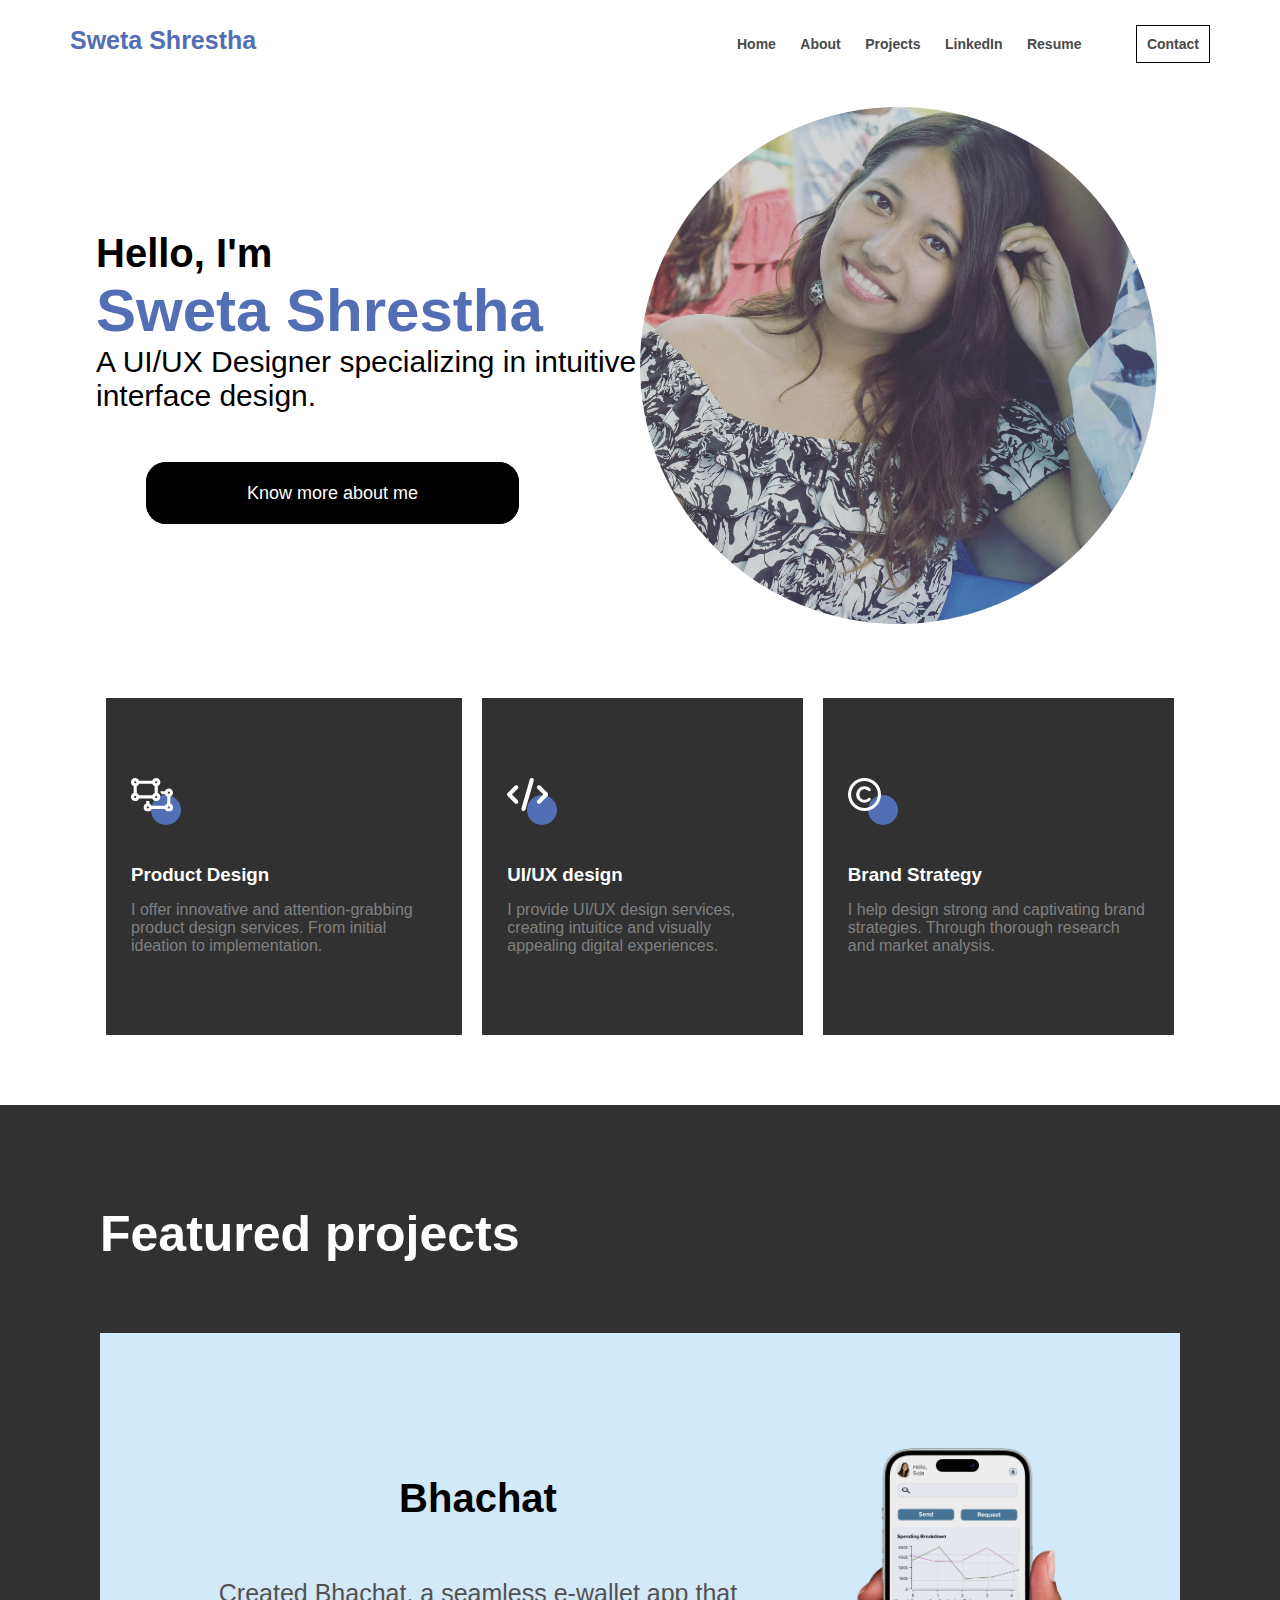
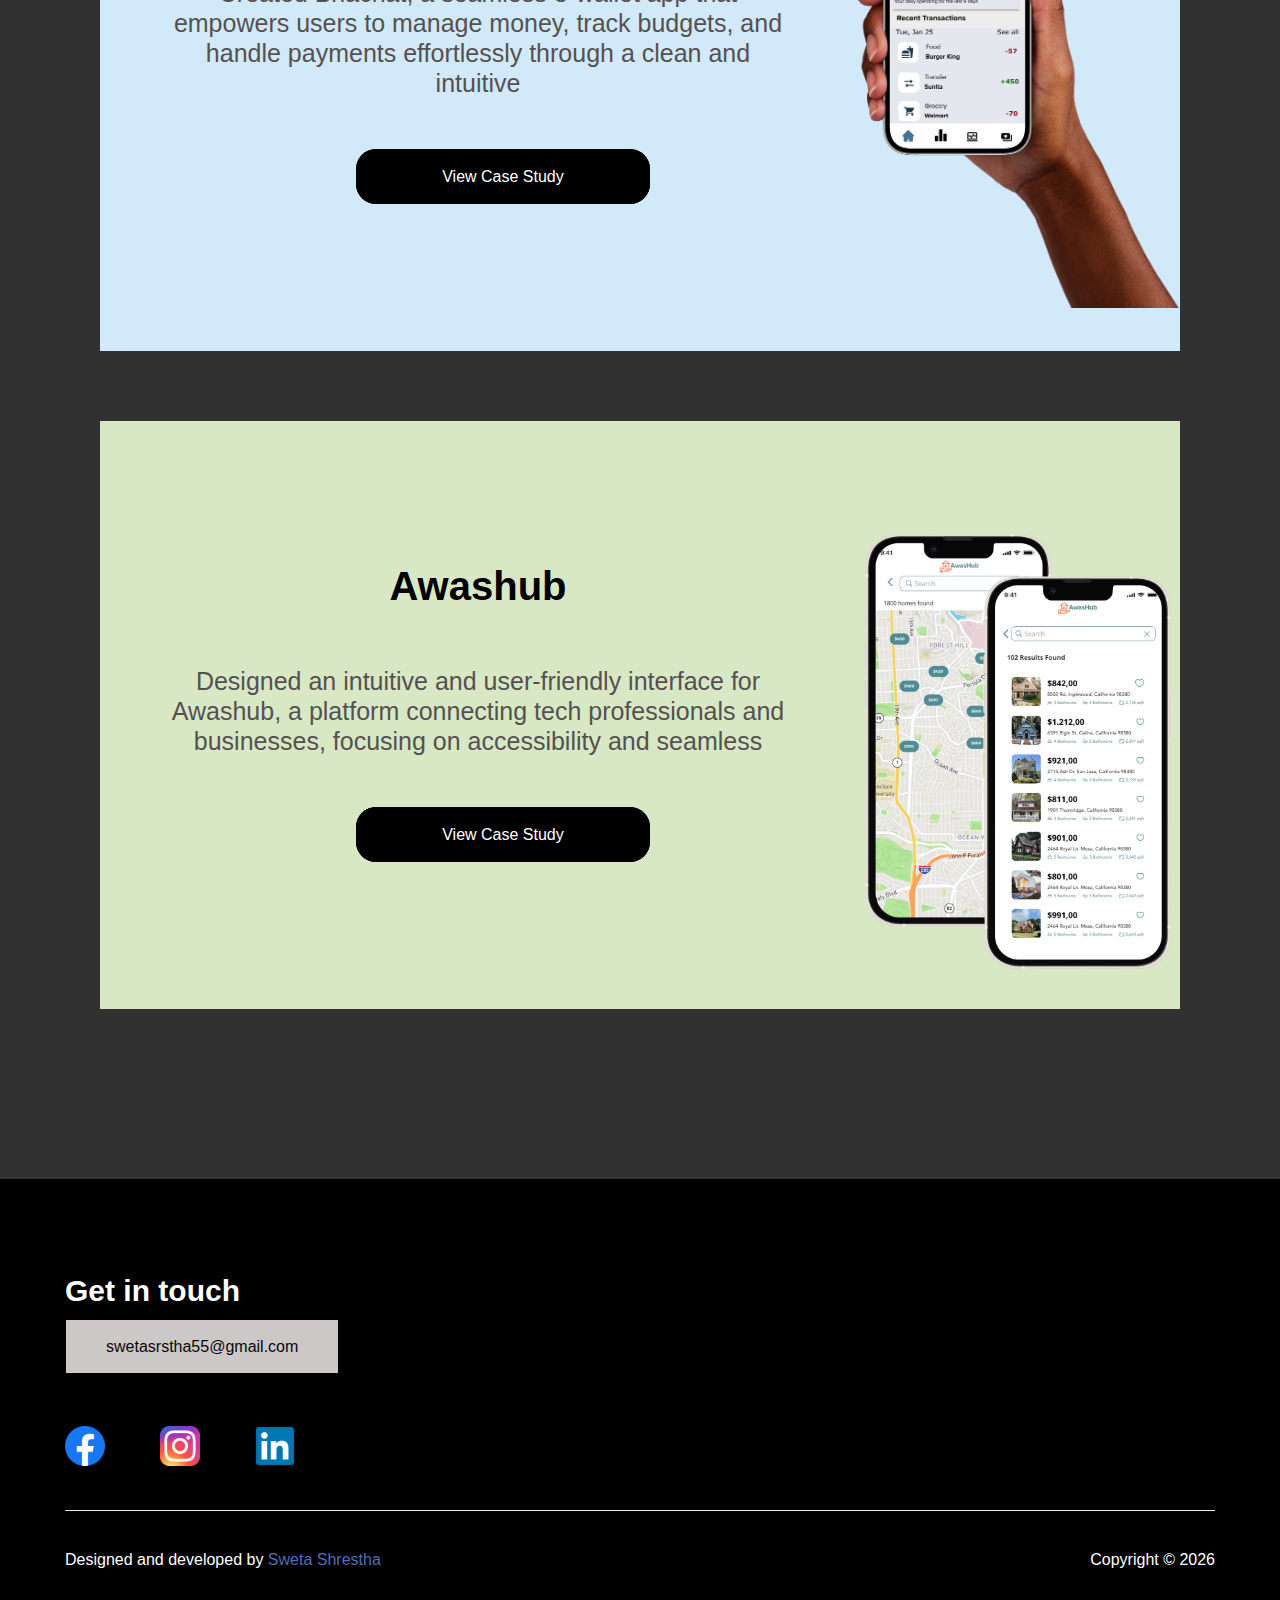
<file: index.html>
<!DOCTYPE html>
<html lang="en">
    <head>
        <meta charset="UTF-8" />
        <meta name="viewport" content="width=device-width, initial-scale=1.0" />
        <title>Sweta Shrestha</title>

        <link rel="icon" href="images/sweta.jpeg" type="image/x-icon" />
        <link rel="stylesheet" href="style.css" />
    </head>
    <body>
        <header>
            <h1><a href="index.html">Sweta Shrestha</a></h1>
            <nav>
                <ul>
                    <li><a href="index.html">Home</a></li>
                    <li><a href="about.html">About</a></li>
                    <li><a href="#projects">Projects</a></li>
                    <li>
                        <a
                            href="https://www.linkedin.com/in/sweta-shrestha-118148190/"
                            target="_blank"
                            >LinkedIn</a
                        >
                    </li>
                    <li>
                        <a href="./pdfs/my-resume.pdf" target="_blank"
                            >Resume</a
                        >
                    </li>
                    <li>
                        <a href="#contact" class="btn__contact">Contact</a>
                    </li>
                </ul>
            </nav>
        </header>

        <main>
            <section class="intro">
                <div class="intro__content">
                    <h2>Hello, I'm</h2>
                    <h1 class="highlight">Sweta Shrestha</h1>
                    <p>
                        A UI/UX Designer specializing in intuitive interface
                        design.
                    </p>
                    <a href="about.html">Know more about me</a>
                </div>
                <div class="intro__img">
                    <img
                        src="./images/sweta.jpeg"
                        alt="Sweta Shrestha main image"
                    />
                </div>
            </section>

            <section class="services">
                <article class="service">
                    <div class="service-icon">
                        <svg
                            width="50"
                            height="47"
                            viewBox="0 0 50 47"
                            fill="none"
                            xmlns="http://www.w3.org/2000/svg"
                        >
                            <circle cx="35" cy="32" r="15" fill="#526EB4" />
                            <g clip-path="url(#clip0_129_427)">
                                <path
                                    d="M3.16312 4.38375C3.15656 4.33125 3.15 4.27219 3.15 4.21969C3.15 4.21313 3.15 4.21312 3.15 4.20656C3.15 3.62906 3.6225 3.15656 4.2 3.15656C4.25906 3.15656 4.32469 3.16312 4.38375 3.16969C4.87594 3.24844 5.25 3.68156 5.25 4.2C5.25 4.7775 4.7775 5.25 4.2 5.25C3.68156 5.25 3.24844 4.87594 3.16312 4.38375ZM0 4.2C0 5.96531 1.08281 7.47469 2.625 8.09156V15.0084C1.08281 15.6253 0 17.1347 0 18.9C0 21.2166 1.88344 23.1 4.2 23.1C5.96531 23.1 7.47469 22.0172 8.09156 20.475H21.3084C21.9319 22.0172 23.4412 23.1 25.2 23.1C27.5166 23.1 29.4 21.2166 29.4 18.9C29.4 17.1347 28.3172 15.6253 26.775 15.0084V8.09156C28.3172 7.46812 29.4 5.95875 29.4 4.2C29.4 1.88344 27.5166 0 25.2 0C23.4347 0 21.9253 1.08281 21.3084 2.625H8.09156C7.47469 1.08281 5.96531 0 4.2 0C1.88344 0 0 1.88344 0 4.2ZM24.15 4.2C24.15 3.92152 24.2606 3.65445 24.4575 3.45754C24.6544 3.26062 24.9215 3.15 25.2 3.15C25.4785 3.15 25.7455 3.26062 25.9425 3.45754C26.1394 3.65445 26.25 3.92152 26.25 4.2C26.25 4.47848 26.1394 4.74555 25.9425 4.94246C25.7455 5.13937 25.4785 5.25 25.2 5.25C24.9215 5.25 24.6544 5.13937 24.4575 4.94246C24.2606 4.74555 24.15 4.47848 24.15 4.2ZM21.3084 5.775C21.735 6.825 22.575 7.67156 23.625 8.09156V15.0084C22.575 15.435 21.7284 16.275 21.3084 17.325H8.09156C7.665 16.275 6.825 15.4284 5.775 15.0084V8.09156C6.825 7.665 7.67156 6.825 8.09156 5.775H21.3084ZM25.2 17.85C25.4785 17.85 25.7455 17.9606 25.9425 18.1575C26.1394 18.3545 26.25 18.6215 26.25 18.9C26.25 19.1785 26.1394 19.4455 25.9425 19.6425C25.7455 19.8394 25.4785 19.95 25.2 19.95C24.9215 19.95 24.6544 19.8394 24.4575 19.6425C24.2606 19.4455 24.15 19.1785 24.15 18.9C24.15 18.6215 24.2606 18.3545 24.4575 18.1575C24.6544 17.9606 24.9215 17.85 25.2 17.85ZM5.25 18.9C5.25 19.4184 4.87594 19.8516 4.38375 19.9369C4.33125 19.9434 4.27219 19.95 4.21969 19.95H4.20656C3.62906 19.95 3.15656 19.4775 3.15656 18.9C3.15656 18.8409 3.16312 18.7753 3.16969 18.7162C3.24844 18.2241 3.68156 17.85 4.2 17.85C4.7775 17.85 5.25 18.3225 5.25 18.9ZM30.9291 16.275H33.9084C34.335 17.325 35.175 18.1716 36.225 18.5916V25.5084C35.175 25.935 34.3284 26.775 33.9084 27.825H20.6916C20.265 26.775 19.425 25.9284 18.375 25.5084V23.1H15.225V25.5084C13.6828 26.1319 12.6 27.6412 12.6 29.4C12.6 31.7166 14.4834 33.6 16.8 33.6C18.5653 33.6 20.0747 32.5172 20.6916 30.975H33.9084C34.5319 32.5172 36.0412 33.6 37.8 33.6C40.1166 33.6 42 31.7166 42 29.4C42 27.6347 40.9172 26.1253 39.375 25.5084V18.5916C40.9172 17.9681 42 16.4587 42 14.7C42 12.3834 40.1166 10.5 37.8 10.5C36.0347 10.5 34.5253 11.5828 33.9084 13.125H29.4V14.2012C30.0431 14.7787 30.5681 15.4809 30.9291 16.275ZM36.7631 14.5228C36.7821 14.3828 36.8291 14.2481 36.9013 14.1267C36.9736 14.0053 37.0696 13.8997 37.1836 13.8163C37.2976 13.7329 37.4273 13.6733 37.5649 13.6412C37.7024 13.6091 37.8451 13.605 37.9842 13.6293C38.1234 13.6536 38.2562 13.7058 38.3748 13.7826C38.4933 13.8595 38.5951 13.9594 38.6741 14.0766C38.7531 14.1937 38.8077 14.3255 38.8345 14.4642C38.8613 14.6029 38.8599 14.7456 38.8303 14.8837C38.8114 15.0237 38.7643 15.1585 38.6921 15.2799C38.6198 15.4013 38.5238 15.5068 38.4098 15.5903C38.2958 15.6737 38.1661 15.7332 38.0286 15.7654C37.891 15.7975 37.7484 15.8015 37.6092 15.7772C37.47 15.7529 37.3372 15.7008 37.2187 15.6239C37.1001 15.5471 36.9983 15.4471 36.9193 15.33C36.8403 15.2129 36.7858 15.081 36.7589 14.9423C36.7321 14.8036 36.7335 14.6609 36.7631 14.5228ZM17.8369 29.5772C17.8179 29.7172 17.7709 29.8519 17.6987 29.9733C17.6264 30.0947 17.5304 30.2003 17.4164 30.2837C17.3024 30.3671 17.1727 30.4267 17.0351 30.4588C16.8976 30.4909 16.7549 30.495 16.6158 30.4707C16.4766 30.4464 16.3438 30.3942 16.2252 30.3174C16.1067 30.2405 16.0049 30.1406 15.9259 30.0234C15.8469 29.9063 15.7923 29.7745 15.7655 29.6358C15.7387 29.4971 15.7401 29.3544 15.7697 29.2162C15.7886 29.0763 15.8357 28.9415 15.9079 28.8201C15.9802 28.6987 16.0762 28.5932 16.1902 28.5097C16.3042 28.4263 16.4339 28.3668 16.5714 28.3346C16.709 28.3025 16.8516 28.2985 16.9908 28.3228C17.13 28.3471 17.2628 28.3992 17.3813 28.4761C17.4999 28.5529 17.6017 28.6529 17.6807 28.77C17.7597 28.8871 17.8142 29.019 17.8411 29.1577C17.8679 29.2964 17.8665 29.4391 17.8369 29.5772ZM37.6228 30.4303C37.1306 30.345 36.7566 29.9119 36.7566 29.3934C36.7566 28.8159 37.2291 28.3434 37.8066 28.3434C38.325 28.3434 38.7581 28.7175 38.8434 29.2097V29.2162C38.85 29.2753 38.8566 29.3344 38.8566 29.3934C38.8566 29.9709 38.3841 30.4434 37.8066 30.4434C37.7475 30.4434 37.6819 30.4369 37.6228 30.4303Z"
                                    fill="white"
                                />
                            </g>
                            <defs>
                                <clipPath id="clip0_129_427">
                                    <rect
                                        width="42"
                                        height="33.6"
                                        fill="white"
                                    />
                                </clipPath>
                            </defs>
                        </svg>
                    </div>
                    <h3>Product Design</h3>
                    <p>
                        I offer innovative and attention-grabbing product design
                        services. From initial ideation to implementation.
                    </p>
                </article>

                <article class="service">
                    <div class="service-icon">
                        <svg
                            width="50"
                            height="47"
                            viewBox="0 0 50 47"
                            fill="none"
                            xmlns="http://www.w3.org/2000/svg"
                        >
                            <circle cx="35" cy="32" r="15" fill="#526EB4" />
                            <g clip-path="url(#clip0_129_437)">
                                <path
                                    d="M25.3173 0.0772923C24.2216 -0.238528 23.0808 0.399558 22.7649 1.49526L14.5149 30.3703C14.1991 31.466 14.8372 32.6068 15.9329 32.9226C17.0286 33.2384 18.1694 32.6003 18.4853 31.5046L26.7353 2.62964C27.0511 1.53393 26.413 0.393113 25.3173 0.0772923ZM30.5122 7.81811C29.7065 8.62378 29.7065 9.93218 30.5122 10.7378L36.2679 16.4999L30.5058 22.2621C29.7001 23.0677 29.7001 24.3761 30.5058 25.1818C31.3114 25.9874 32.6198 25.9874 33.4255 25.1818L40.6442 17.963C41.4499 17.1574 41.4499 15.849 40.6442 15.0433L33.4255 7.82456C32.6198 7.01889 31.3114 7.01889 30.5058 7.82456L30.5122 7.81811ZM10.7444 7.81811C9.93877 7.01245 8.63037 7.01245 7.82471 7.81811L0.605957 15.0369C-0.199707 15.8425 -0.199707 17.1509 0.605957 17.9566L7.82471 25.1753C8.63037 25.981 9.93877 25.981 10.7444 25.1753C11.5501 24.3697 11.5501 23.0613 10.7444 22.2556L4.98233 16.4999L10.7444 10.7378C11.5501 9.93218 11.5501 8.62378 10.7444 7.81811Z"
                                    fill="white"
                                />
                            </g>
                            <defs>
                                <clipPath id="clip0_129_437">
                                    <rect
                                        width="41.25"
                                        height="33"
                                        fill="white"
                                    />
                                </clipPath>
                            </defs>
                        </svg>
                    </div>
                    <h3>UI/UX design</h3>
                    <p>
                        I provide UI/UX design services, creating intuitice and
                        visually appealing digital experiences.
                    </p>
                </article>

                <article class="service">
                    <div class="service-icon">
                        <svg
                            width="50"
                            height="47"
                            viewBox="0 0 50 47"
                            fill="none"
                            xmlns="http://www.w3.org/2000/svg"
                        >
                            <circle cx="35" cy="32" r="15" fill="#526EB4" />
                            <g clip-path="url(#clip0_129_447)">
                                <path
                                    d="M16.5 3.09375C20.0556 3.09375 23.4655 4.50619 25.9797 7.02035C28.4938 9.53451 29.9062 12.9444 29.9062 16.5C29.9062 20.0556 28.4938 23.4655 25.9797 25.9797C23.4655 28.4938 20.0556 29.9062 16.5 29.9062C12.9444 29.9062 9.53451 28.4938 7.02035 25.9797C4.50619 23.4655 3.09375 20.0556 3.09375 16.5C3.09375 12.9444 4.50619 9.53451 7.02035 7.02035C9.53451 4.50619 12.9444 3.09375 16.5 3.09375ZM16.5 33C20.8761 33 25.0729 31.2616 28.1673 28.1673C31.2616 25.0729 33 20.8761 33 16.5C33 12.1239 31.2616 7.92709 28.1673 4.83274C25.0729 1.73839 20.8761 0 16.5 0C12.1239 0 7.92709 1.73839 4.83274 4.83274C1.73839 7.92709 0 12.1239 0 16.5C0 20.8761 1.73839 25.0729 4.83274 28.1673C7.92709 31.2616 12.1239 33 16.5 33ZM12.852 20.148C10.841 18.1371 10.841 14.8693 12.852 12.8584C14.8629 10.8475 18.1307 10.8475 20.1416 12.8584C20.7475 13.4643 21.7271 13.4643 22.3266 12.8584C22.926 12.2525 22.9324 11.2729 22.3266 10.6734C19.1039 7.45078 13.8832 7.45078 10.6605 10.6734C7.43789 13.8961 7.43789 19.1168 10.6605 22.3395C13.8832 25.5621 19.1039 25.5621 22.3266 22.3395C22.9324 21.7336 22.9324 20.7539 22.3266 20.1545C21.7207 19.5551 20.741 19.5486 20.1416 20.1545C18.1307 22.1654 14.8629 22.1654 12.852 20.1545V20.148Z"
                                    fill="white"
                                />
                            </g>
                            <defs>
                                <clipPath id="clip0_129_447">
                                    <rect width="33" height="33" fill="white" />
                                </clipPath>
                            </defs>
                        </svg>
                    </div>
                    <h3>Brand Strategy</h3>
                    <p>
                        I help design strong and captivating brand strategies.
                        Through thorough research and market analysis.
                    </p>
                </article>
            </section>
        </main>

        <section id="projects" class="featured-projects">
            <h1>Featured projects</h1>
            <article class="project">
                <div class="project__content">
                    <h3>Bhachat</h3>
                    <p>
                        Created Bhachat, a seamless e-wallet app that empowers
                        users to manage money, track budgets, and handle
                        payments effortlessly through a clean and intuitive
                    </p>
                    <a href="./pdfs/bhachat.pdf" target="_blank" class="btn"
                        >View Case Study</a
                    >
                </div>
                <div class="project__img">
                    <img src="./images/bhachat.png" alt="Bhachat Project" />
                </div>
            </article>

            <article class="project project-2">
                <div class="project__content">
                    <h3>Awashub</h3>
                    <p>
                        Designed an intuitive and user-friendly interface for
                        Awashub, a platform connecting tech professionals and
                        businesses, focusing on accessibility and seamless
                    </p>
                    <a href="./pdfs/awashub.pdf" target="_blank" class="btn"
                        >View Case Study</a
                    >
                </div>
                <div class="project__img">
                    <img
                        src="./images/awashub-project.jpeg"
                        alt="Awashub Project"
                    />
                </div>
            </article>
        </section>

        <footer id="contact">
            <h3>Get in touch</h3>
            <a class="mail" href="mailto:swetasrstha55@gmail.com"
                >swetasrstha55@gmail.com</a
            >
            <div class="social-links">
                <a
                    href="https://www.facebook.com/sweta.shrestha.7359"
                    target="_blank"
                    ><img
                        class="social-links-img"
                        src="./images/facebook.png"
                        alt="Facebook"
                /></a>
                <a
                    href="https://www.instagram.com/swetasrstha?utm_source=ig_web_button_share_sheet&igsh=ZDNlZDc0MzIxNw=="
                    target="_blank"
                    ><img
                        class="social-links-img"
                        src="./images/instagram.png"
                        alt="Instagram"
                /></a>
                <a
                    href="https://www.linkedin.com/in/sweta-shrestha-118148190/"
                    target="_blank"
                    ><img
                        class="social-links-img"
                        src="./images/linkedin.png"
                        alt="LinkedIn"
                /></a>
            </div>
            <hr />

            <div class="designer__info">
                <p>
                    Designed and developed by
                    <span class="designer__name">Sweta Shrestha</span>
                </p>
                <p>Copyright &copy; <span id="current-year"></span></p>
            </div>
        </footer>
    </body>

    <script src="script.js"></script>
</html>
</file>
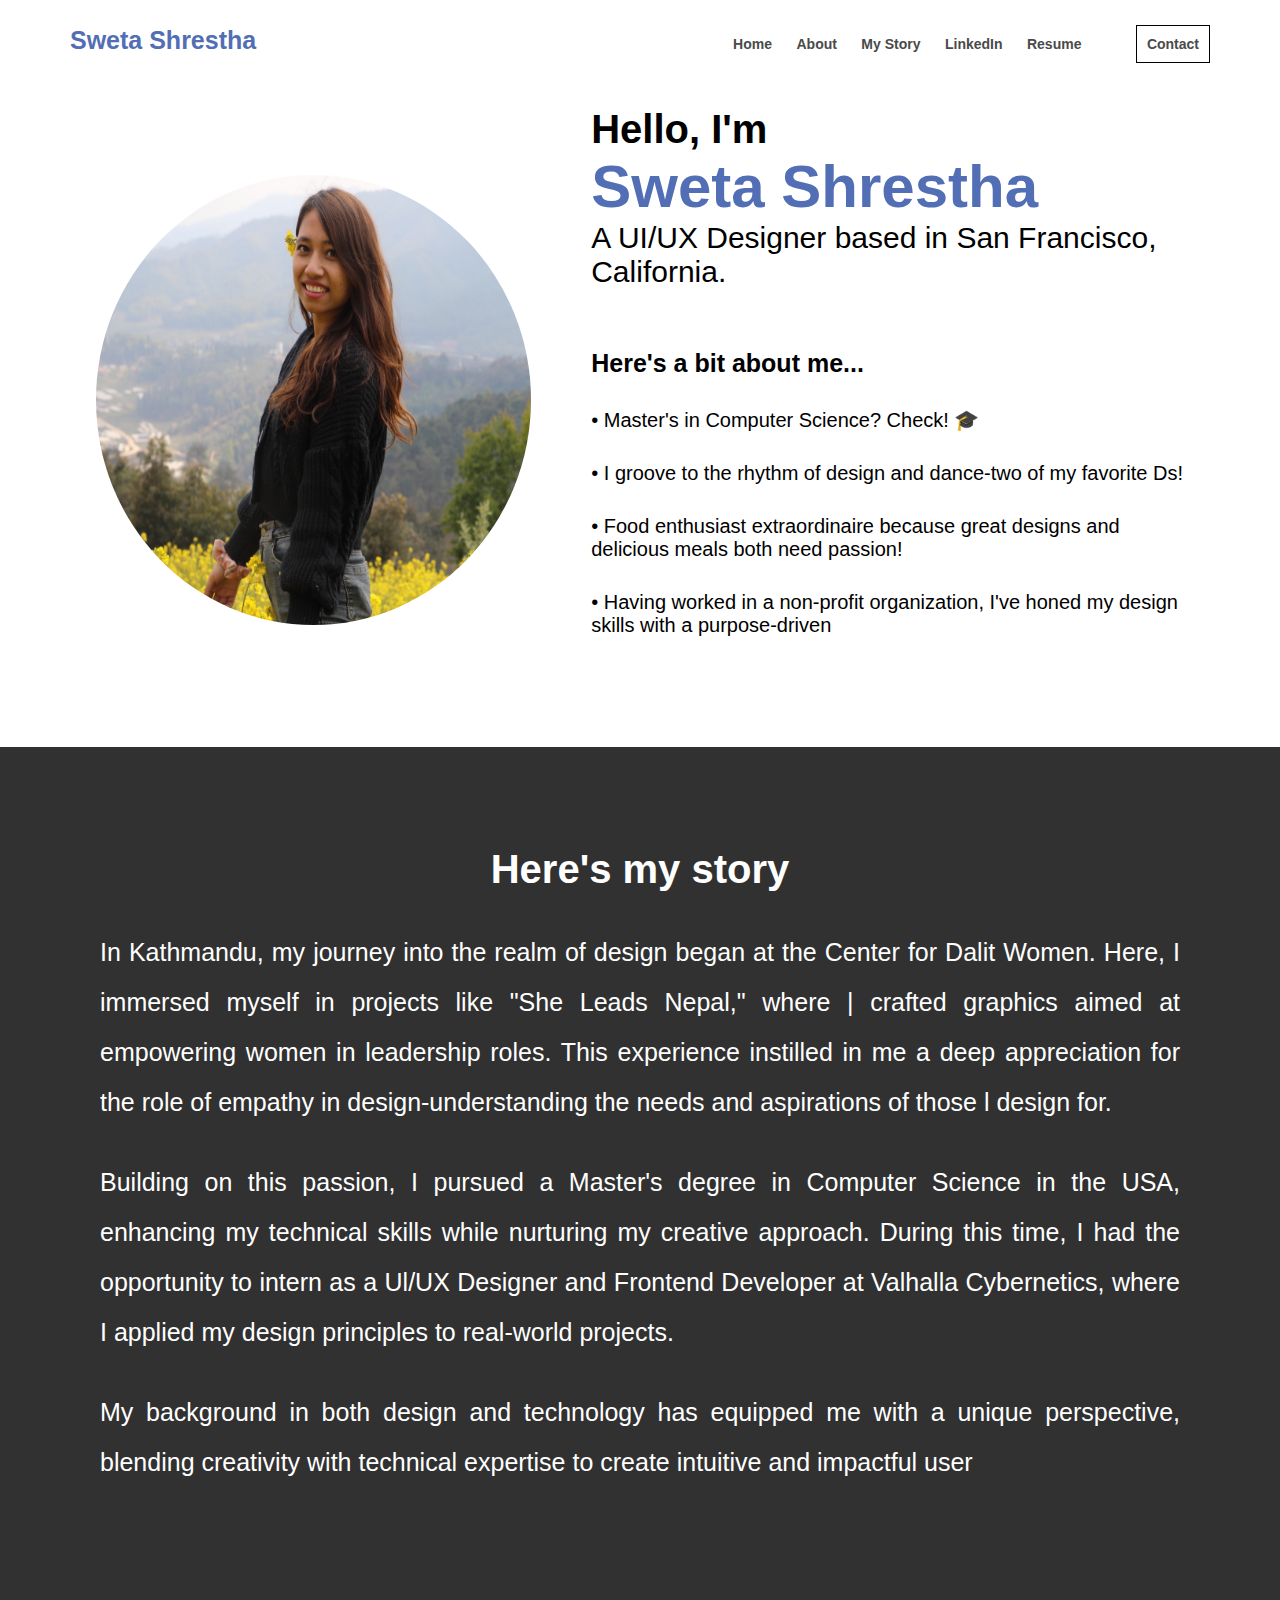
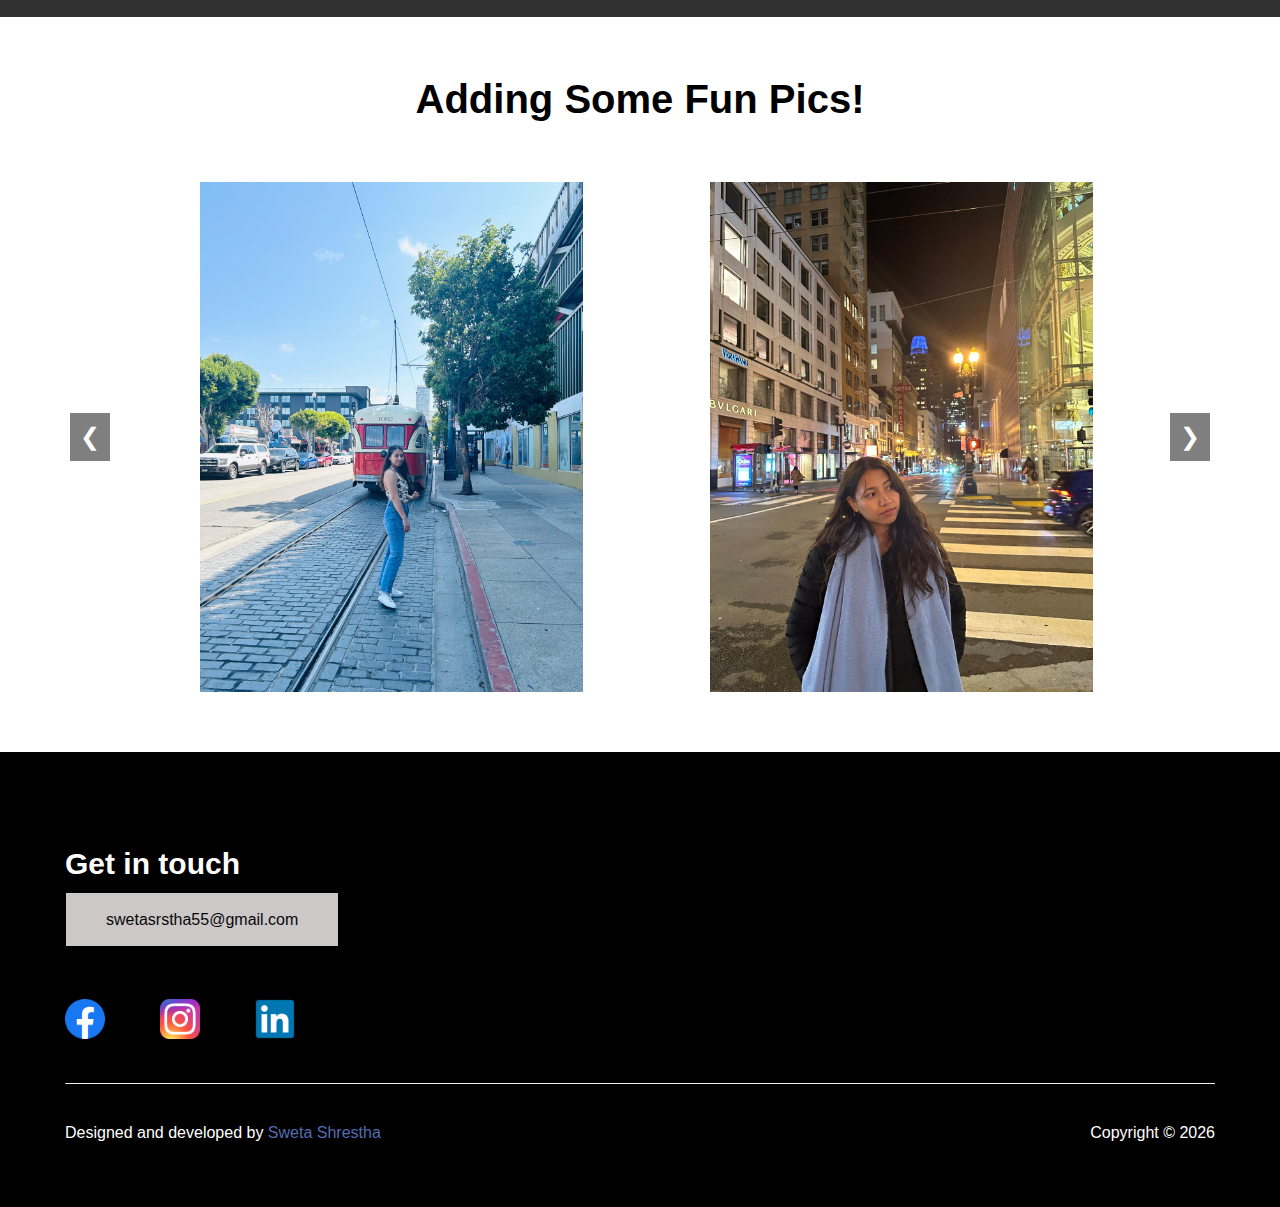
<file: about.html>
<!DOCTYPE html>
<html lang="en">
    <head>
        <meta charset="UTF-8" />
        <meta name="viewport" content="width=device-width, initial-scale=1.0" />
        <title>Sweta Shrestha | About</title>

        <link rel="icon" href="images/sweta.jpeg" type="image/x-icon" />
        <link rel="stylesheet" href="style.css" />
    </head>
    <body>
        <header>
            <h1><a href="index.html">Sweta Shrestha</a></h1>
            <nav>
                <ul>
                    <li><a href="index.html">Home</a></li>
                    <li><a href="about.html">About</a></li>
                    <li><a href="#my_story">My Story</a></li>
                    <li>
                        <a
                            href="https://www.linkedin.com/in/sweta-shrestha-118148190/"
                            target="_blank"
                            >LinkedIn</a
                        >
                    </li>
                    <li>
                        <a href="./pdfs/my-resume.pdf" target="_blank"
                            >Resume</a
                        >
                    </li>
                    <li>
                        <a href="#contact" class="btn__contact">Contact</a>
                    </li>
                </ul>
            </nav>
        </header>

        <main>
            <section class="about__intro">
                <div class="about__intro__img">
                    <img
                        src="./images/sweta-about.jpeg"
                        alt="Sweta Shrestha main image"
                    />
                </div>
                <div class="about__intro__content">
                    <h2>Hello, I'm</h2>
                    <h1>Sweta Shrestha</h1>
                    <p>A UI/UX Designer based in San Francisco, California.</p>
                    <div class="facts__about">
                        <h3>Here's a bit about me...</h3>
                        <p>• Master's in Computer Science? Check! 🎓</p>
                        <p>
                            • I groove to the rhythm of design and dance-two of
                            my favorite Ds!
                        </p>
                        <p>
                            • Food enthusiast extraordinaire because great
                            designs and delicious meals both need passion!
                        </p>
                        <p>
                            • Having worked in a non-profit organization, I've
                            honed my design skills with a purpose-driven
                        </p>
                    </div>
                </div>
            </section>
        </main>

        <section class="my__story" id="my_story">
            <h1>Here's my story</h1>
            <p>
                In Kathmandu, my journey into the realm of design began at the
                Center for Dalit Women. Here, I immersed myself in projects like
                "She Leads Nepal," where | crafted graphics aimed at empowering
                women in leadership roles. This experience instilled in me a
                deep appreciation for the role of empathy in
                design-understanding the needs and aspirations of those l design
                for.
            </p>

            <p>
                Building on this passion, I pursued a Master's degree in
                Computer Science in the USA, enhancing my technical skills while
                nurturing my creative approach. During this time, I had the
                opportunity to intern as a Ul/UX Designer and Frontend Developer
                at Valhalla Cybernetics, where I applied my design principles to
                real-world projects.
            </p>
            <p>
                My background in both design and technology has equipped me with
                a unique perspective, blending creativity with technical
                expertise to create intuitive and impactful user
            </p>
        </section>

        <section class="fun__pics">
            <h1>Adding Some Fun Pics!</h1>
            <div class="carousel">
                <div class="carousel__inner">
                    <div class="carousel__image">
                        <img src="./images/fun_pic1.jpeg" alt="Image 1" />
                    </div>
                    <div class="carousel__image">
                        <img src="./images/fun_pic2.jpeg" alt="Image 2" />
                    </div>
                    <div class="carousel__image">
                        <img src="./images/fun_pic3.jpeg" alt="Image 3" />
                    </div>
                    <div class="carousel__image">
                        <img src="./images/fun_pic4.jpeg" alt="Image 4" />
                    </div>
                    <div class="carousel__image">
                        <img src="./images/fun_pic5.jpeg" alt="Image 1" />
                    </div>
                    <div class="carousel__image">
                        <img src="./images/fun_pic6.jpeg" alt="Image 2" />
                    </div>
                    <div class="carousel__image">
                        <img src="./images/fun_pic7.jpeg" alt="Image 3" />
                    </div>
                    <div class="carousel__image">
                        <img src="./images/fun_pic8.jpeg" alt="Image 4" />
                    </div>
                    <div class="carousel__image">
                        <img src="./images/fun_pic9.jpeg" alt="Image 2" />
                    </div>
                    <div class="carousel__image">
                        <img src="./images/fun_pic10.jpeg" alt="Image 4" />
                    </div>
                </div>
                <button class="carousel__control prev" onclick="moveSlide(-1)">
                    &#10094;
                </button>
                <button class="carousel__control next" onclick="moveSlide(1)">
                    &#10095;
                </button>
            </div>
        </section>

        <footer id="contact">
            <h3>Get in touch</h3>
            <a class="mail" href="mailto:swetasrstha55@gmail.com"
                >swetasrstha55@gmail.com</a
            >
            <div class="social-links">
                <a
                    href="https://www.facebook.com/sweta.shrestha.7359"
                    target="_blank"
                    ><img
                        class="social-links-img"
                        src="./images/facebook.png"
                        alt="Facebook"
                /></a>
                <a
                    href="https://www.instagram.com/swetasrstha?utm_source=ig_web_button_share_sheet&igsh=ZDNlZDc0MzIxNw=="
                    target="_blank"
                    ><img
                        class="social-links-img"
                        src="./images/instagram.png"
                        alt="Instagram"
                /></a>
                <a
                    href="https://www.linkedin.com/in/sweta-shrestha-118148190/"
                    target="_blank"
                    ><img
                        class="social-links-img"
                        src="./images/linkedin.png"
                        alt="LinkedIn"
                /></a>
            </div>
            <hr />

            <div class="designer__info">
                <p>
                    Designed and developed by
                    <span class="designer__name">Sweta Shrestha</span>
                </p>
                <p>Copyright &copy; <span id="current-year"></span></p>
            </div>
        </footer>
    </body>

    <script src="script.js"></script>
</html>
</file>
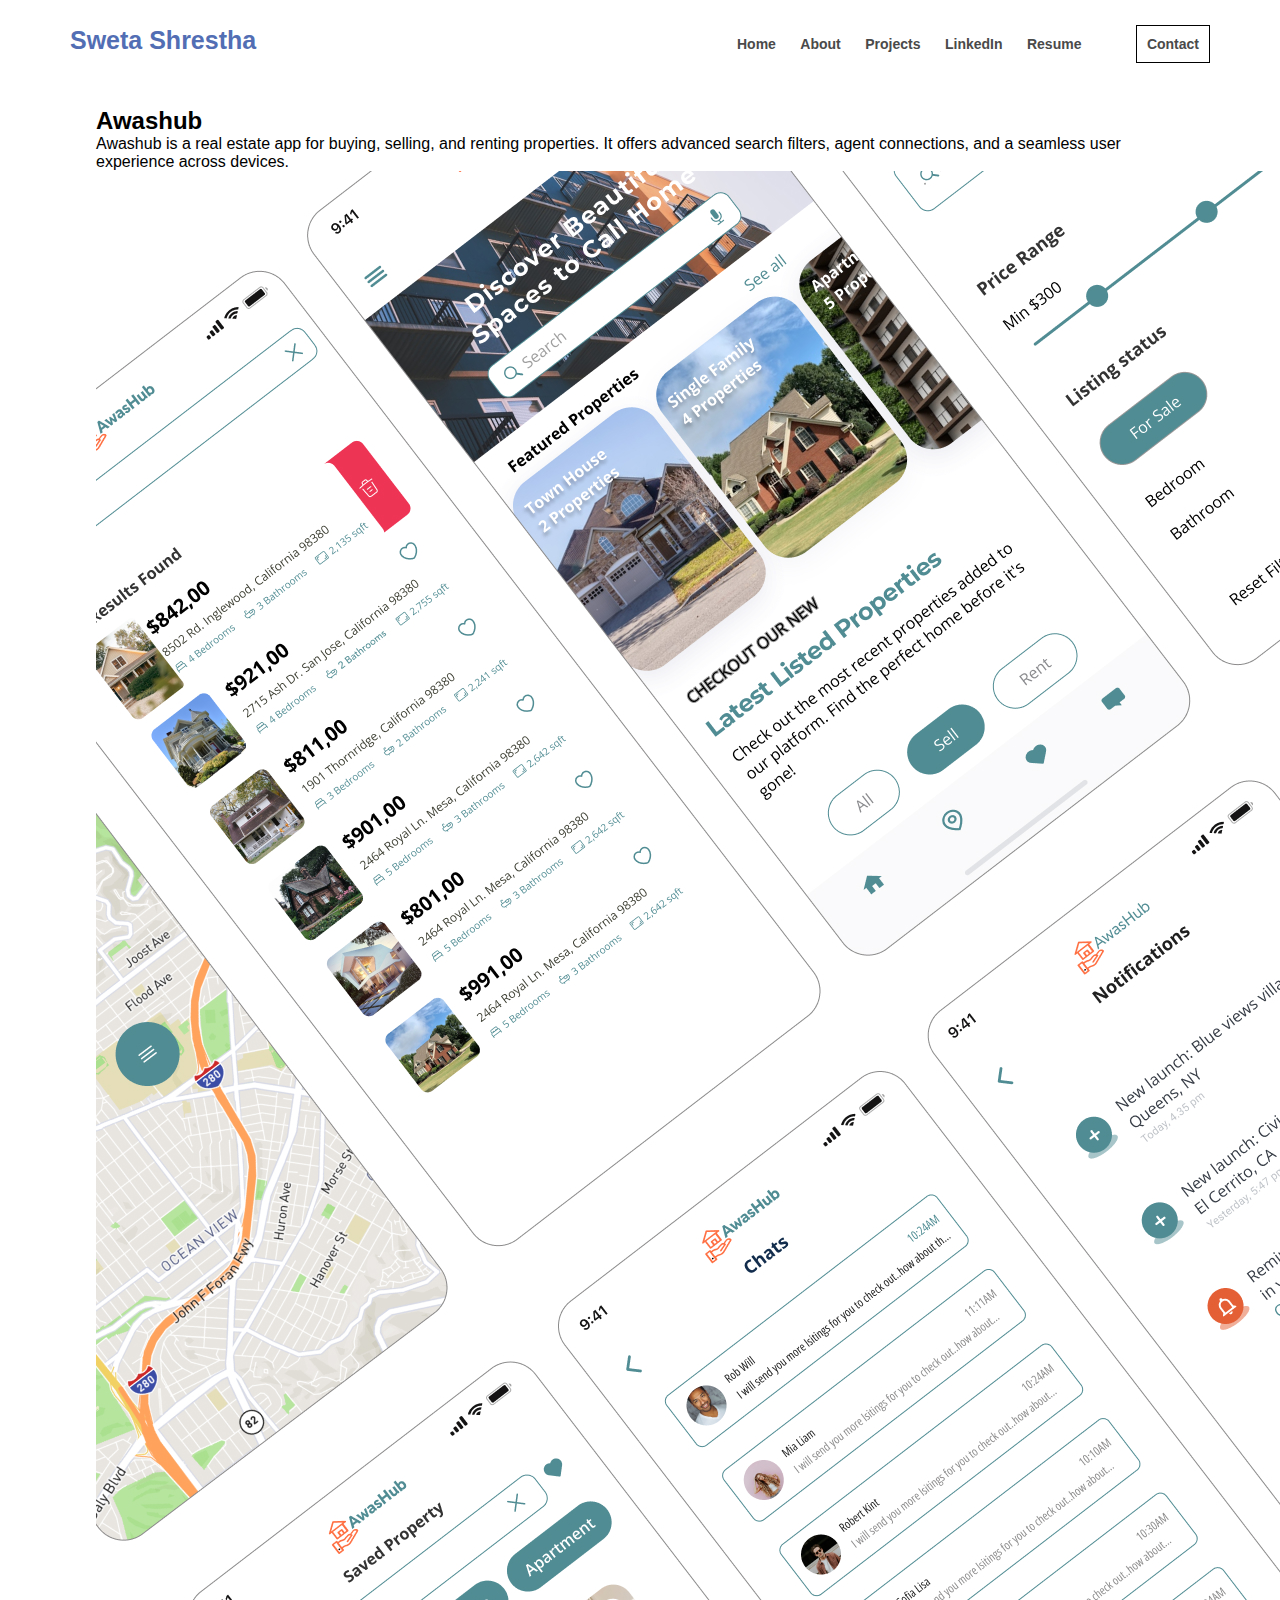
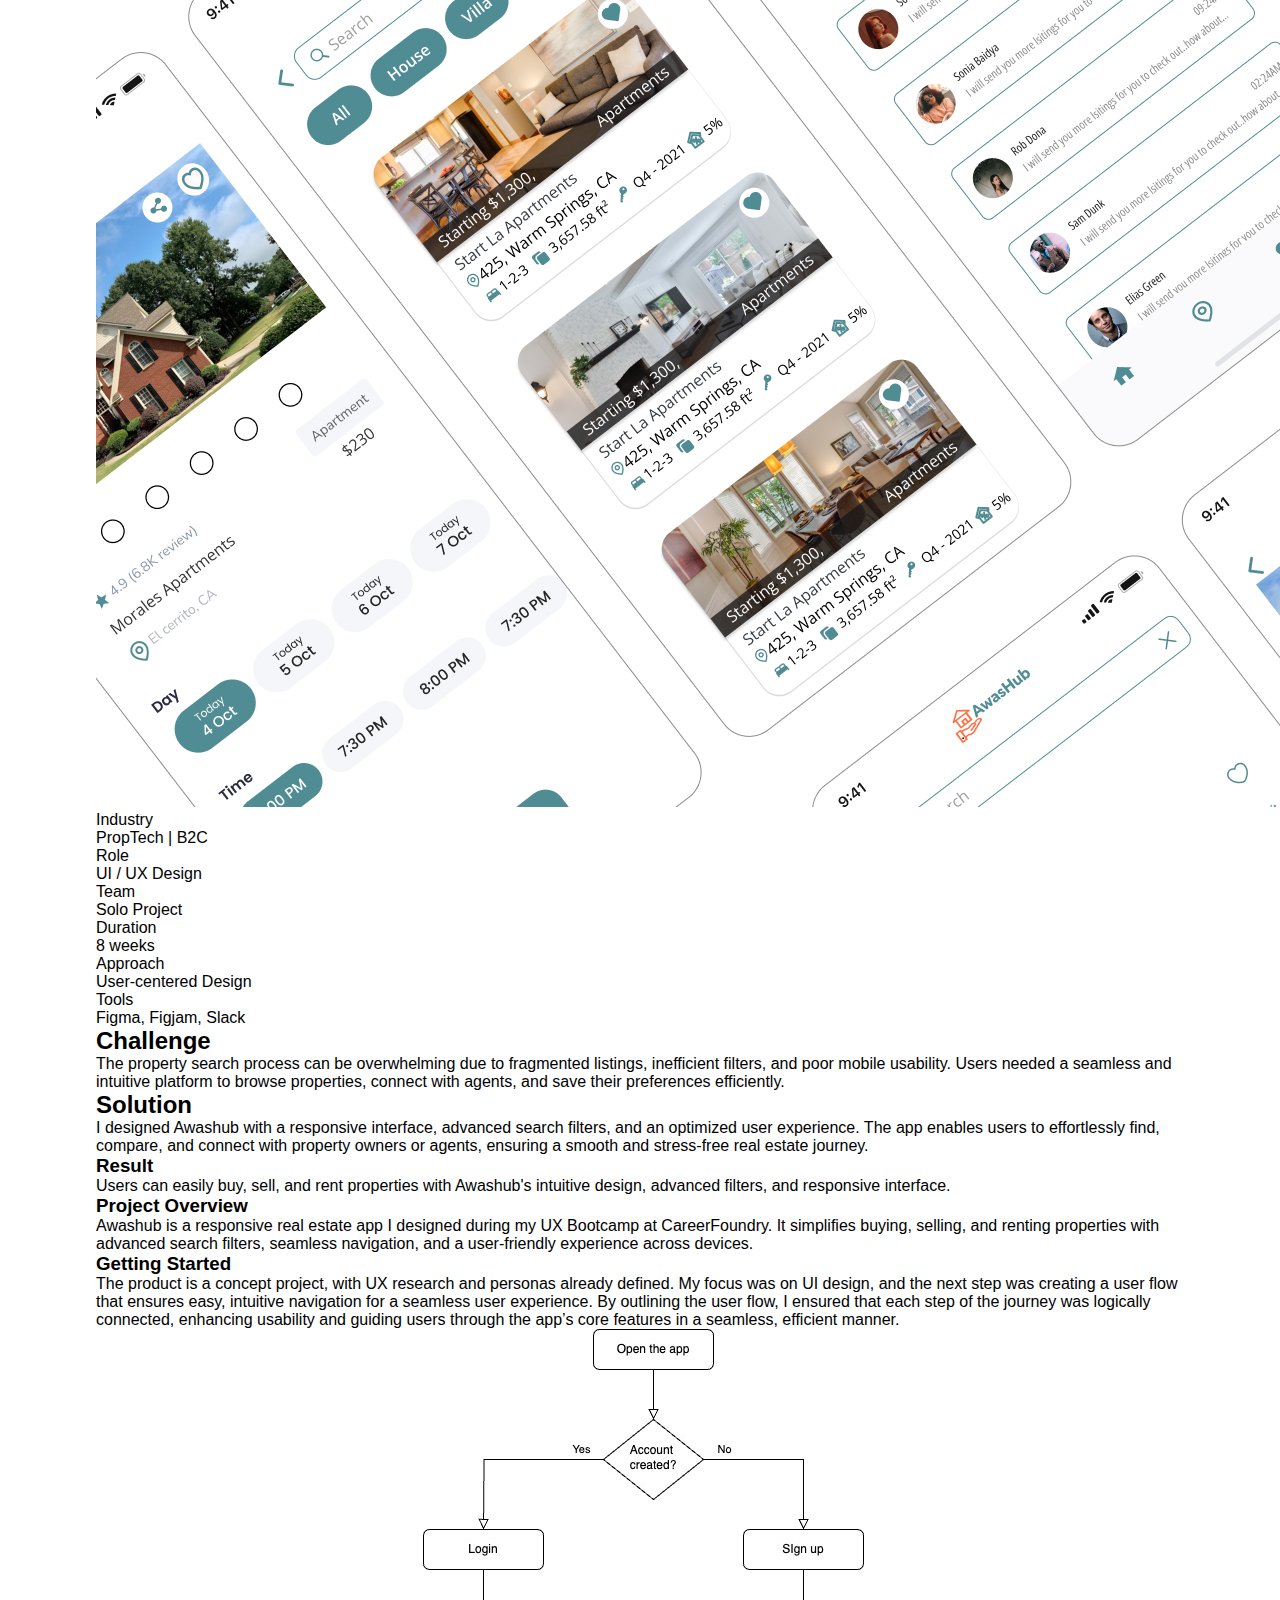
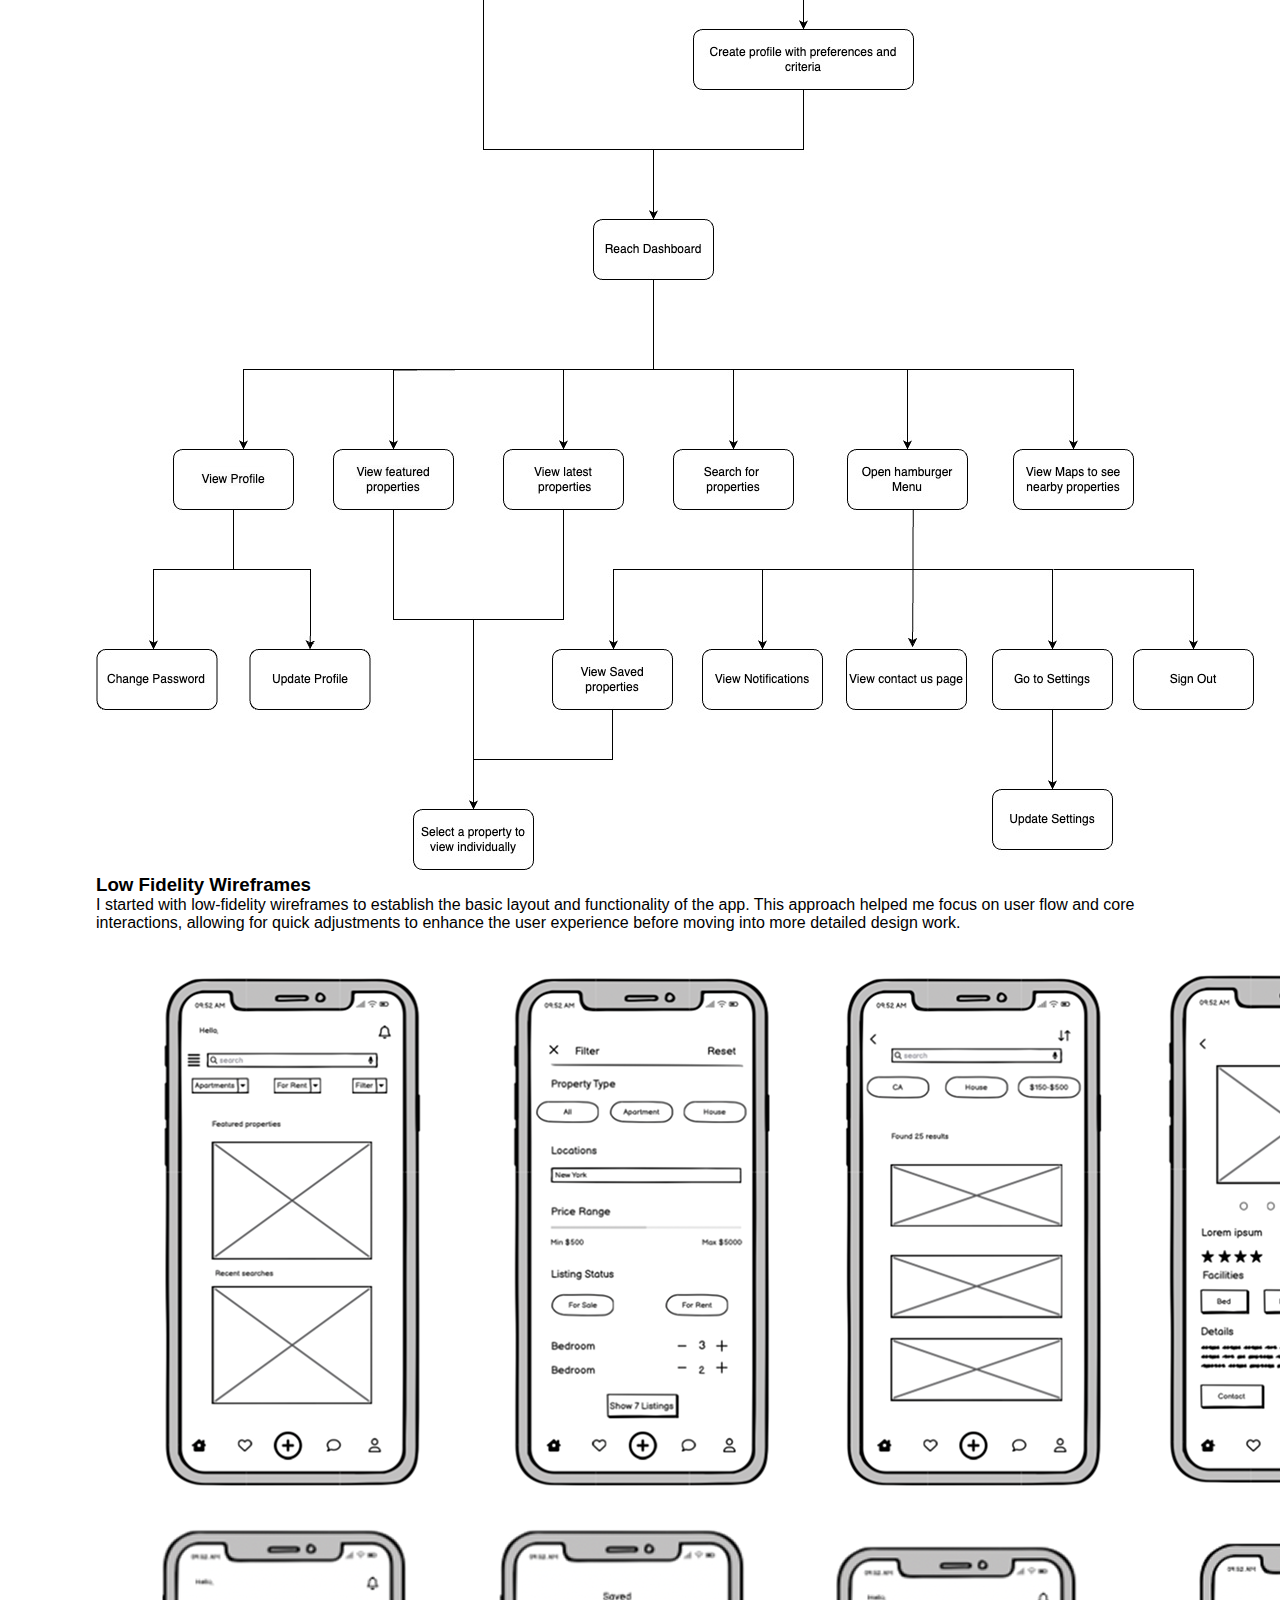
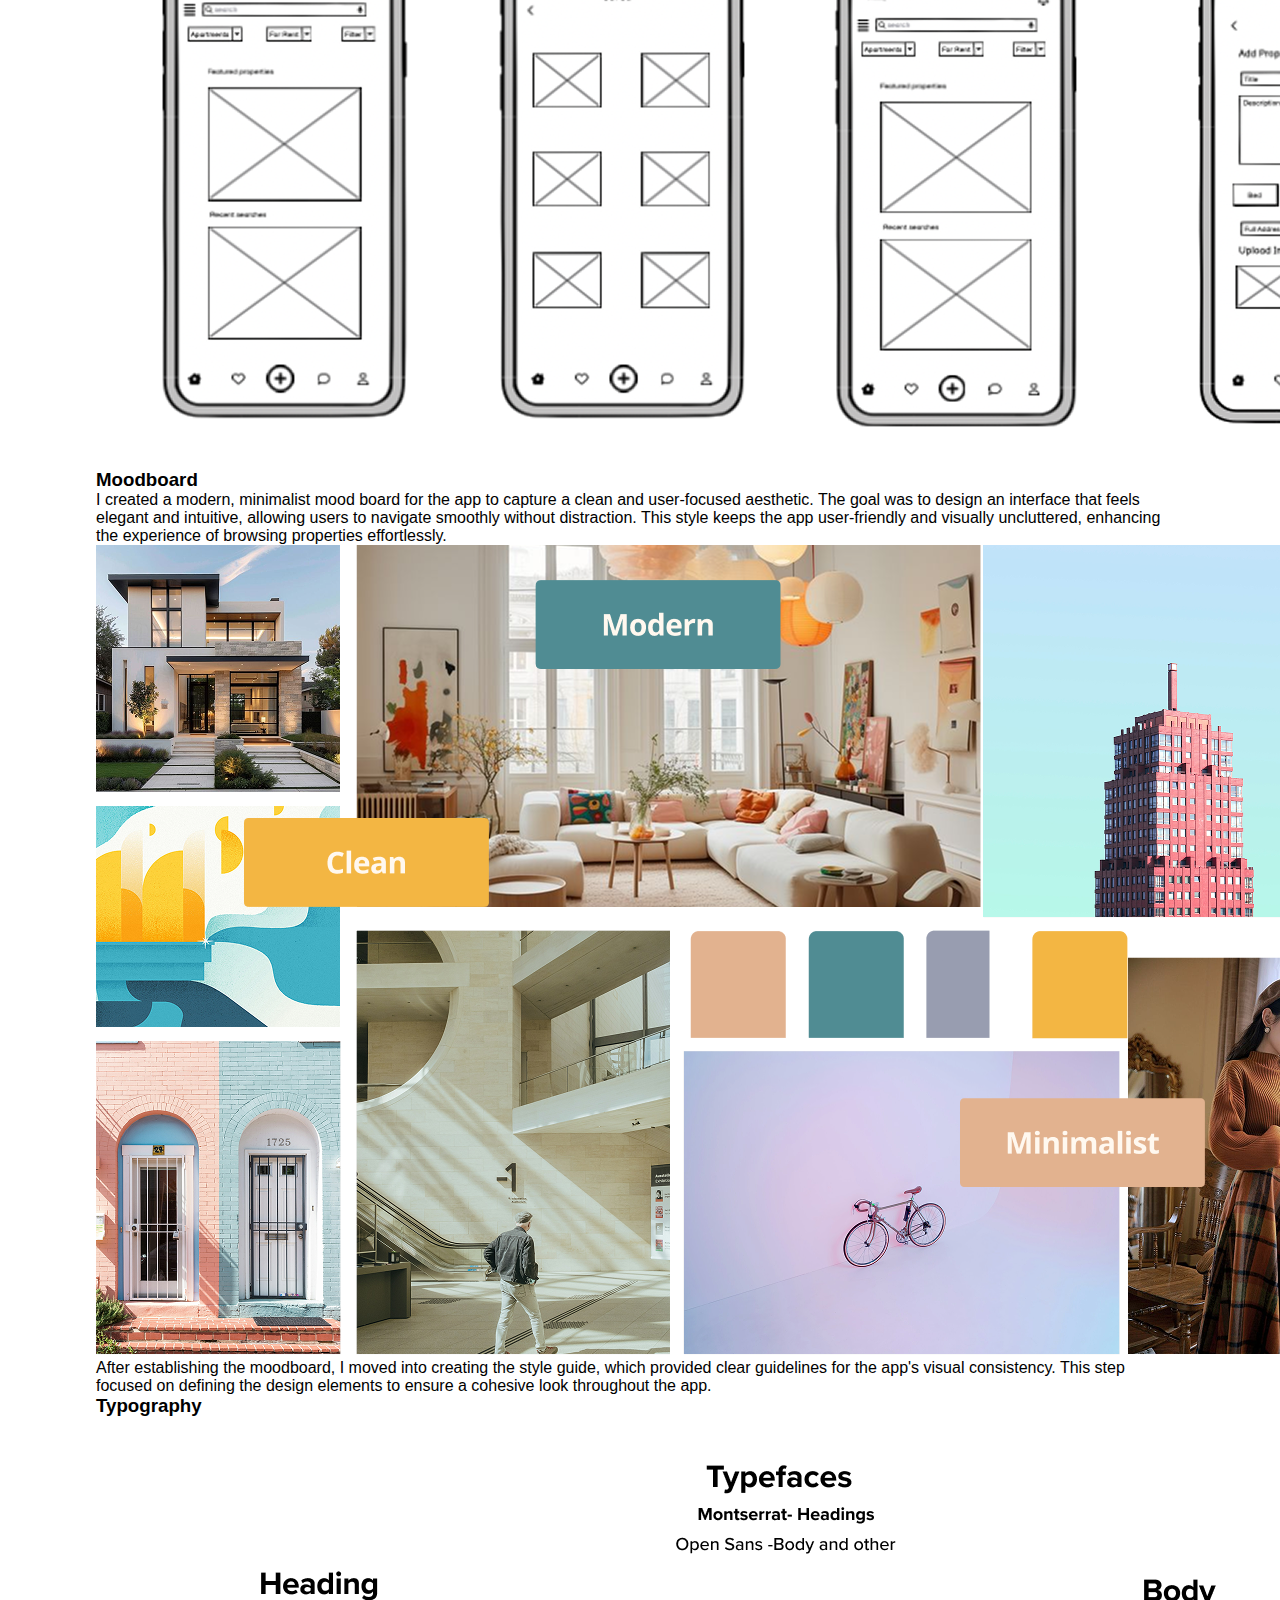
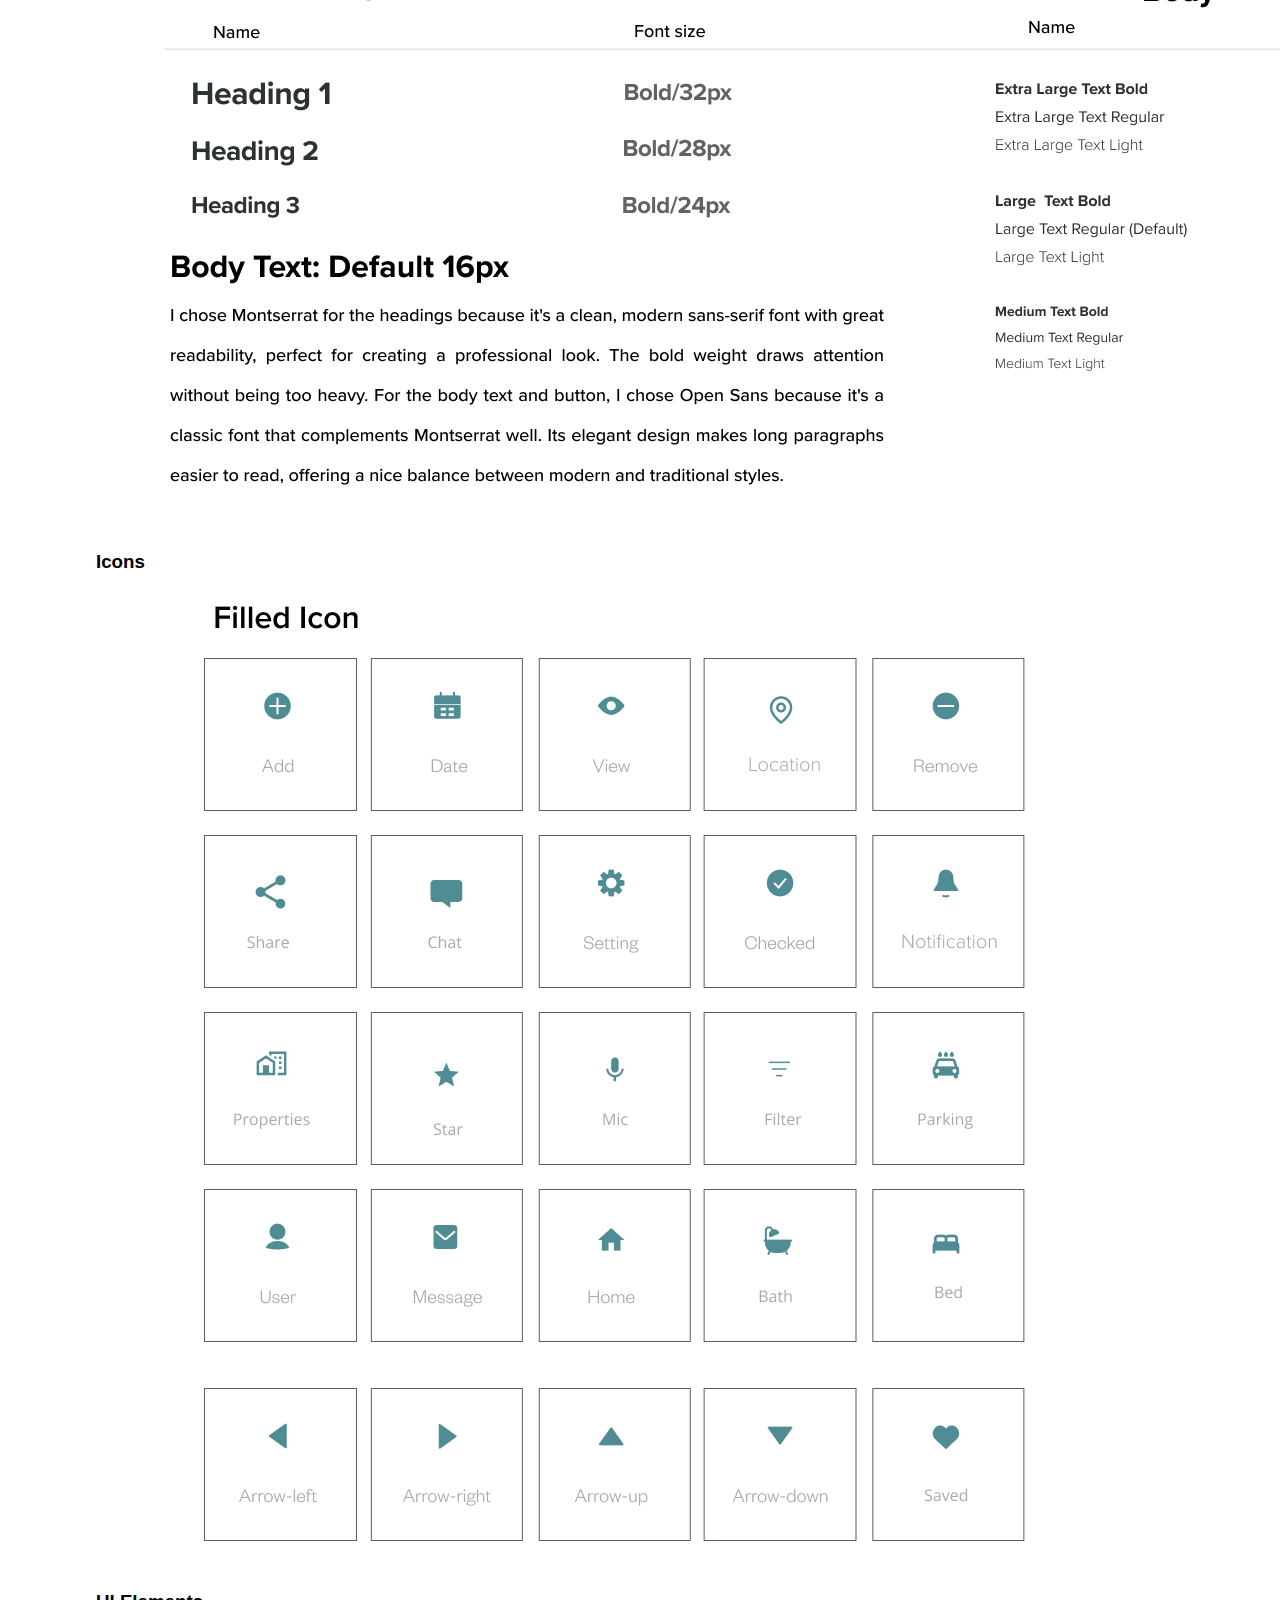
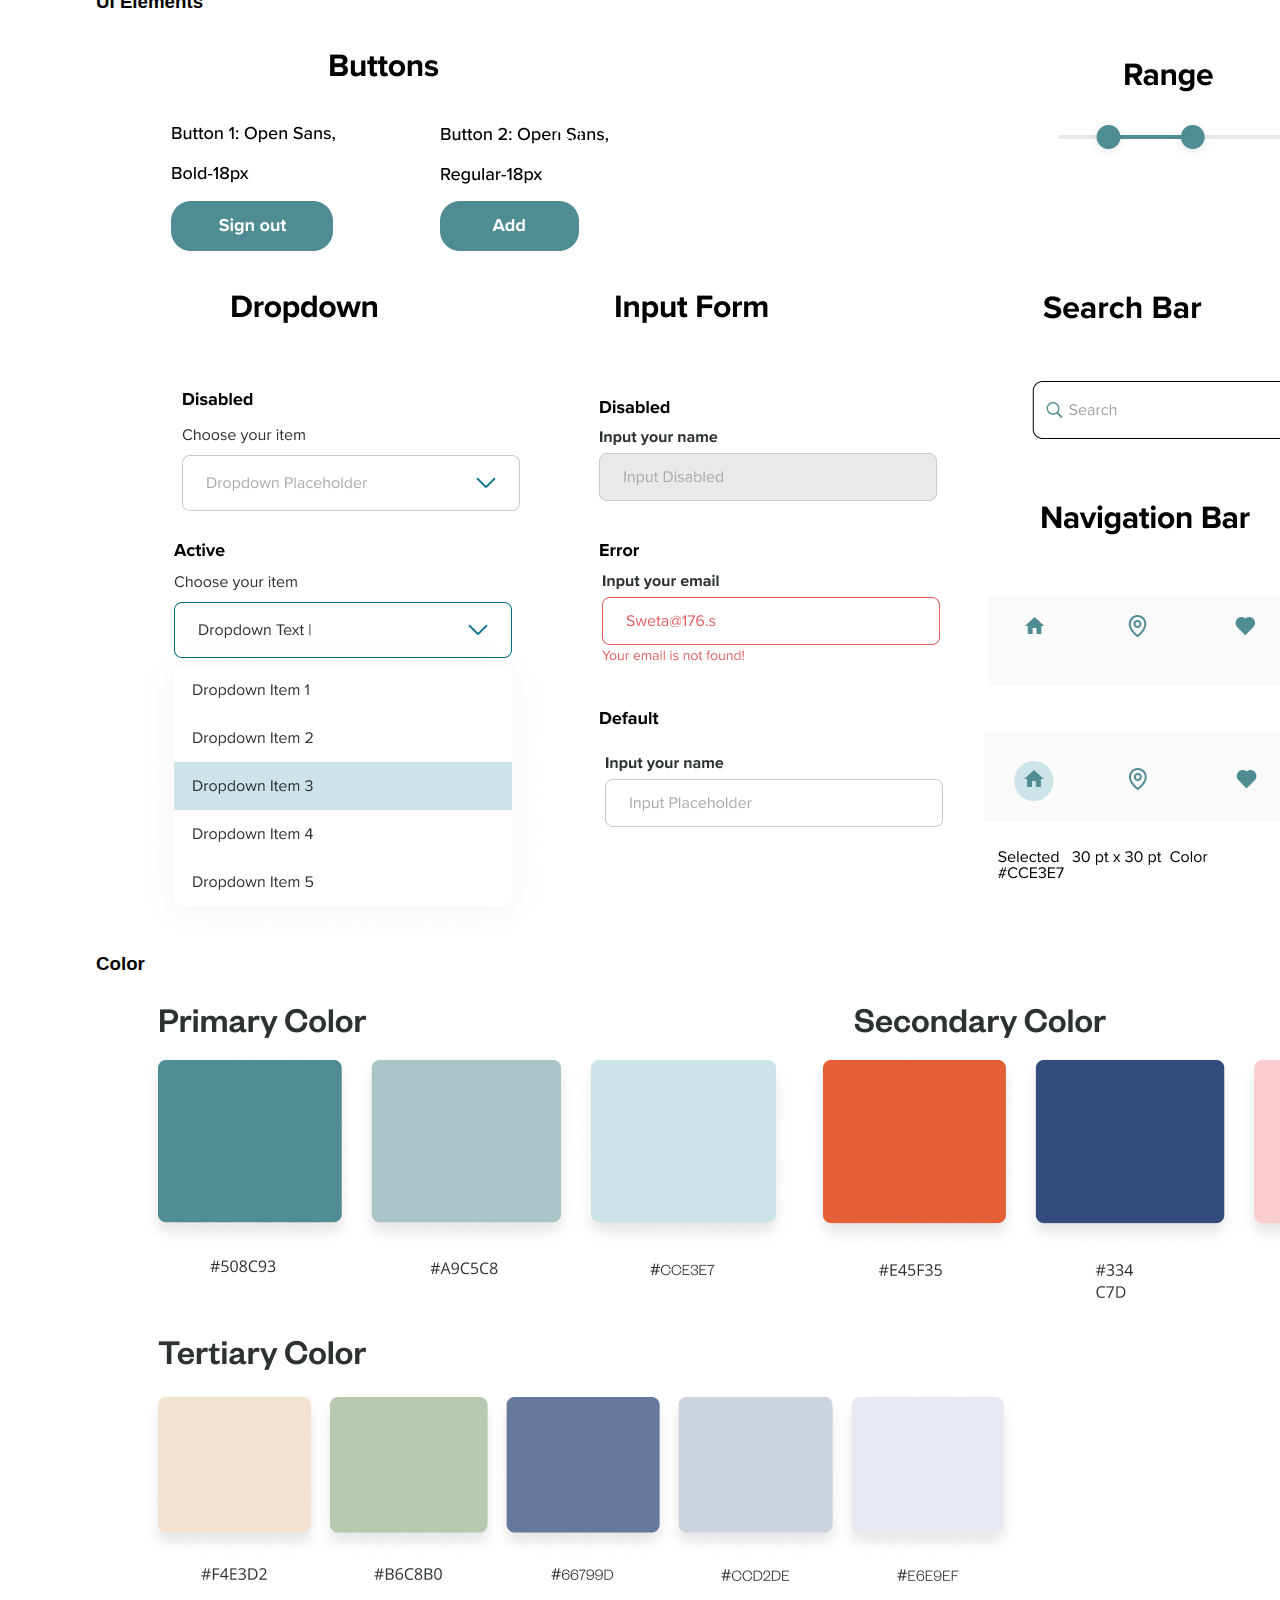
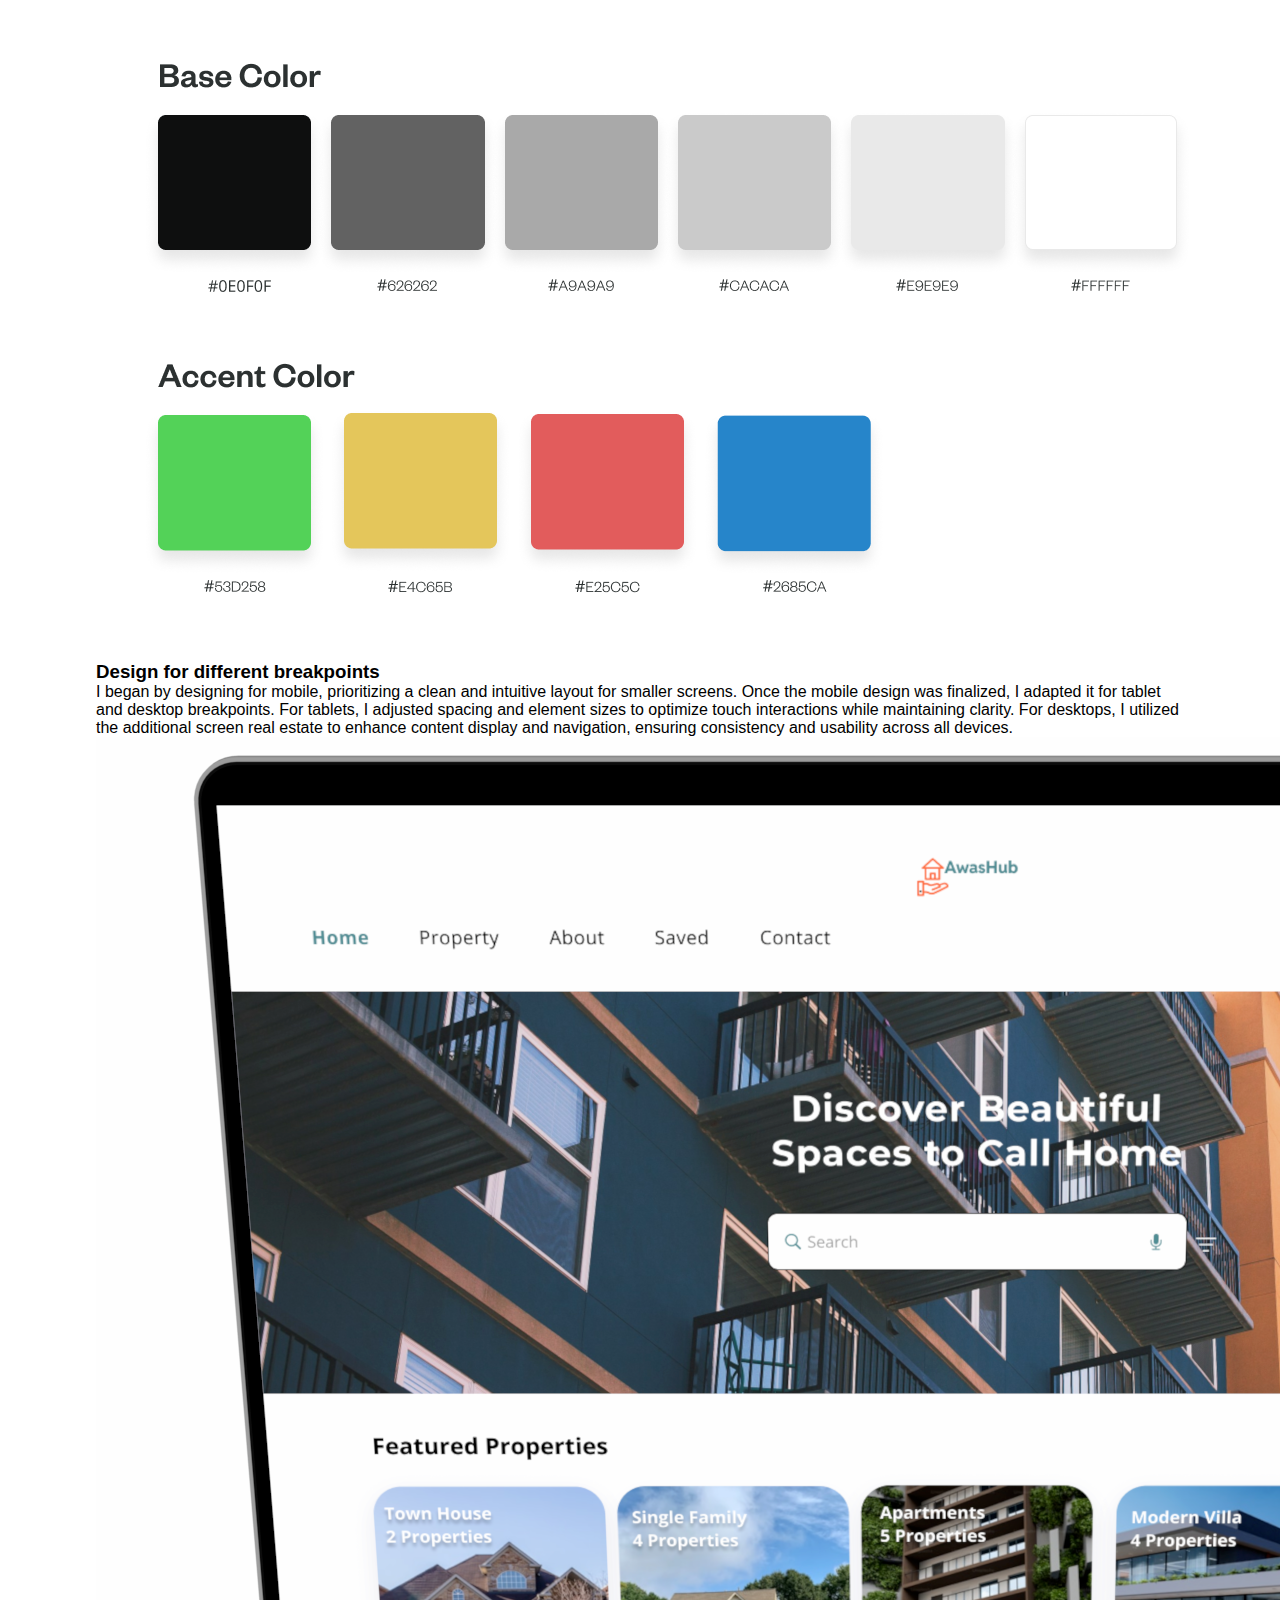
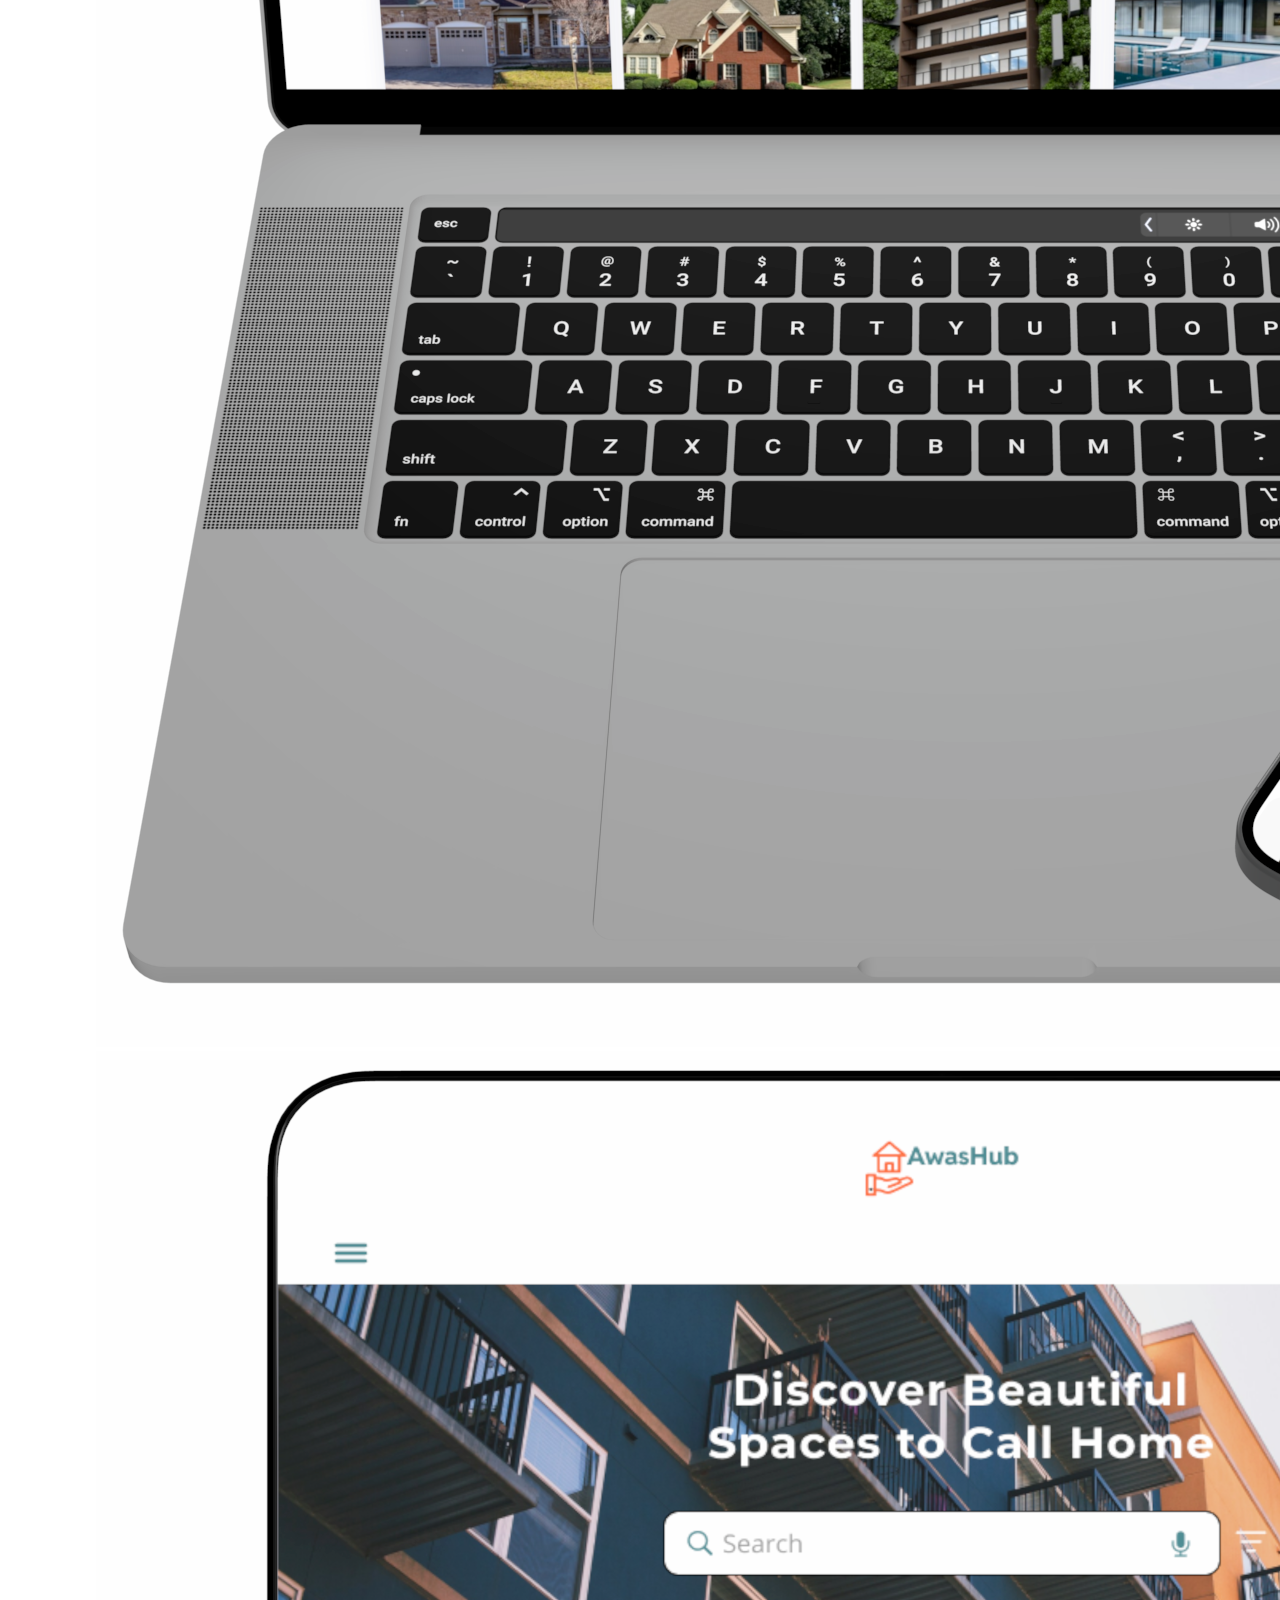
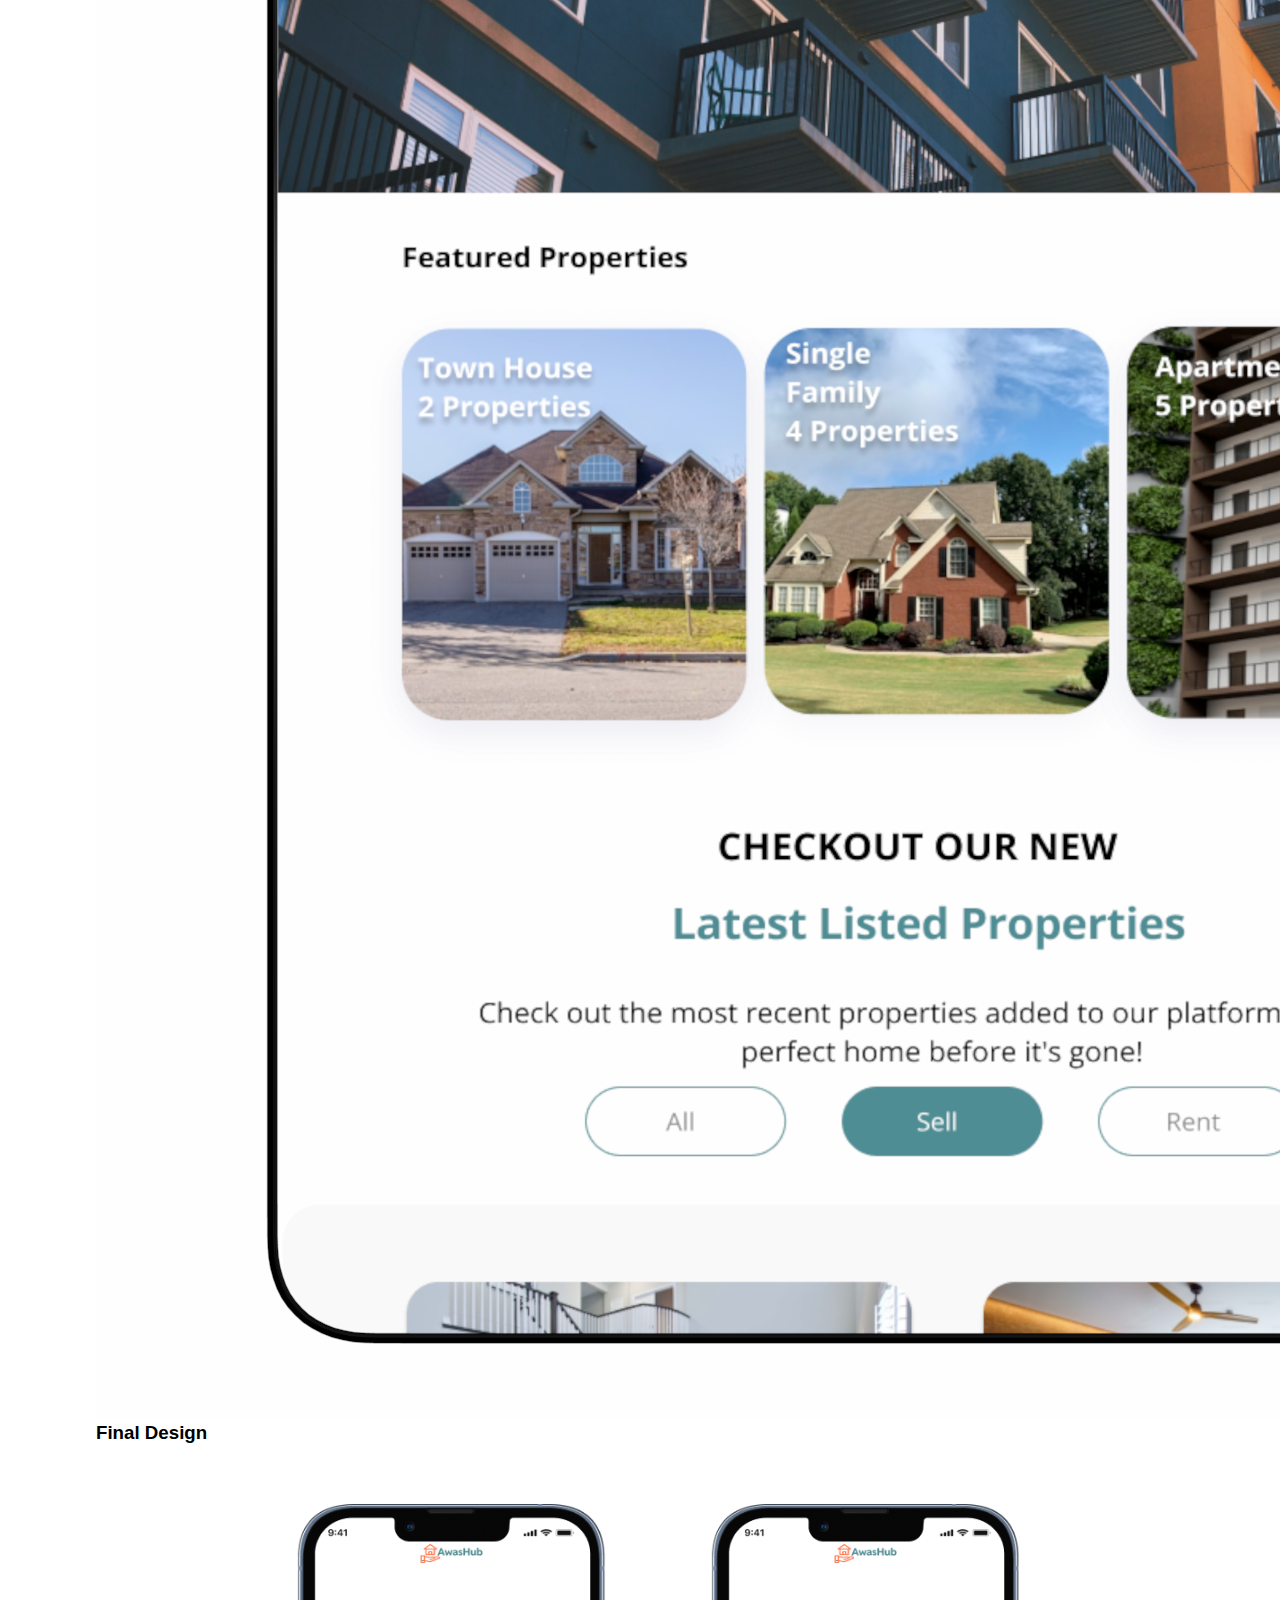
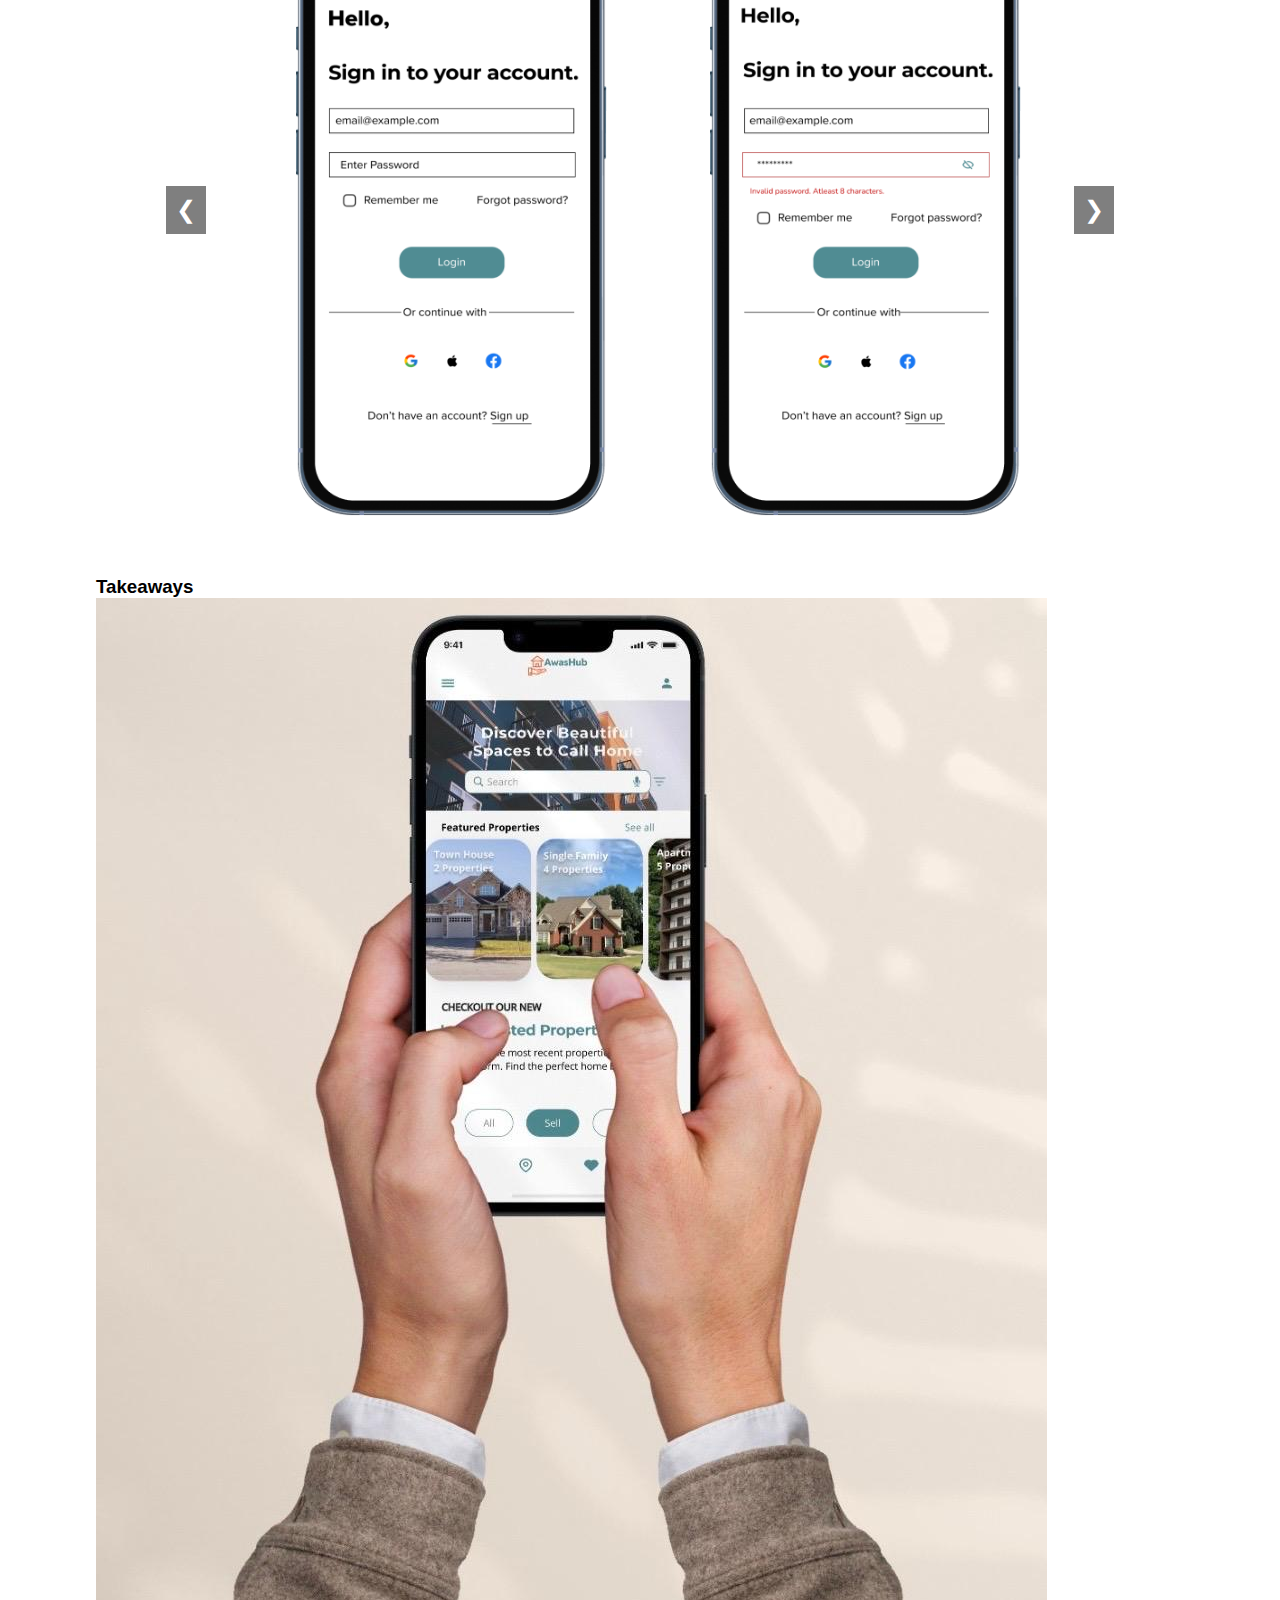
<file: awashub.html>
<!DOCTYPE html>
<html lang="en">
    <head>
        <meta charset="UTF-8" />
        <meta name="viewport" content="width=device-width, initial-scale=1.0" />
        <title>Sweta Shrestha</title>

        <link rel="icon" href="../images/sweta.jpeg" type="image/x-icon" />
        <link rel="stylesheet" href="style.css" />
    </head>
    <body>
        <header>
            <h1><a href="index.html">Sweta Shrestha</a></h1>
            <nav>
                <ul>
                    <li><a href="index.html">Home</a></li>
                    <li><a href="about.html">About</a></li>
                    <li><a href="index.html#projects">Projects</a></li>
                    <li>
                        <a
                            href="https://www.linkedin.com/in/sweta-shrestha-118148190/"
                            target="_blank"
                            >LinkedIn</a
                        >
                    </li>
                    <li>
                        <a href="./pdfs/my-resume.pdf" target="_blank"
                            >Resume</a
                        >
                    </li>
                    <li>
                        <a href="#contact" class="btn__contact">Contact</a>
                    </li>
                </ul>
            </nav>
        </header>

        <main>
            <section class="project__overview">
                <div class="project__title">
                    <h2>Awashub</h2>
                </div>
                <p>
                    Awashub is a real estate app for buying, selling, and
                    renting properties. It offers advanced search filters, agent
                    connections, and a seamless user experience across devices.
                </p>
                <div class="project__main_image">
                    <img
                        src="images/awashub/awashub-main-image.jpeg"
                        alt="Awashub main image"
                    />
                </div>

                <div class="project__about">
                    <div class="project__about__details">
                        <p class="heading">Industry</p>
                        <p class="info">PropTech | B2C</p>

                        <p class="heading">Role</p>
                        <p class="info">UI / UX Design</p>

                        <p class="heading">Team</p>
                        <p class="info">Solo Project</p>

                        <p class="heading">Duration</p>
                        <p class="info">8 weeks</p>

                        <p class="heading">Approach</p>
                        <p class="info">User-centered Design</p>

                        <p class="heading">Tools</p>
                        <p class="info">Figma, Figjam, Slack</p>
                    </div>

                    <div class="project__about__content">
                        <h2>Challenge</h2>
                        <p class="info">
                            The property search process can be overwhelming due
                            to fragmented listings, inefficient filters, and
                            poor mobile usability. Users needed a seamless and
                            intuitive platform to browse properties, connect
                            with agents, and save their preferences efficiently.
                        </p>

                        <h2>Solution</h2>
                        <p class="info">
                            I designed Awashub with a responsive interface,
                            advanced search filters, and an optimized user
                            experience. The app enables users to effortlessly
                            find, compare, and connect with property owners or
                            agents, ensuring a smooth and stress-free real
                            estate journey.
                        </p>
                    </div>
                </div>

                <div class="project__about__result" id="awashub">
                    <h3>Result</h3>
                    <p>
                        Users can easily buy, sell, and rent properties with
                        Awashub's intuitive design, advanced filters, and
                        responsive interface.
                    </p>
                </div>

                <div class="project__about__subtitle">
                    <h3>Project Overview</h3>
                    <p class="subtitle__info">
                        Awashub is a responsive real estate app I designed
                        during my UX Bootcamp at CareerFoundry. It simplifies
                        buying, selling, and renting properties with advanced
                        search filters, seamless navigation, and a user-friendly
                        experience across devices.
                    </p>
                </div>

                <div class="project__about__subtitle">
                    <h3>Getting Started</h3>
                    <p class="subtitle__info">
                        The product is a concept project, with UX research and
                        personas already defined. My focus was on UI design, and
                        the next step was creating a user flow that ensures
                        easy, intuitive navigation for a seamless user
                        experience. By outlining the user flow, I ensured that
                        each step of the journey was logically connected,
                        enhancing usability and guiding users through the app’s
                        core features in a seamless, efficient manner.
                    </p>
                </div>

                <div class="project__main_image">
                    <img
                        src="images/awashub/awashub-flowchat.jpeg"
                        alt="Awashub Flow chart image"
                    />
                </div>

                <div class="project__about__subtitle">
                    <h3>Low Fidelity Wireframes</h3>
                    <p class="subtitle__info">
                        I started with low-fidelity wireframes to establish the
                        basic layout and functionality of the app. This approach
                        helped me focus on user flow and core interactions,
                        allowing for quick adjustments to enhance the user
                        experience before moving into more detailed design work.
                    </p>
                </div>

                <div class="project__main_image">
                    <img
                        src="images/awashub/awashub-low-fidelity.png"
                        alt="Awashub Low Fidelity Image"
                    />
                </div>

                <div class="project__about__subtitle">
                    <h3>Moodboard</h3>
                    <p class="subtitle__info">
                        I created a modern, minimalist mood board for the app to
                        capture a clean and user-focused aesthetic. The goal was
                        to design an interface that feels elegant and intuitive,
                        allowing users to navigate smoothly without distraction.
                        This style keeps the app user-friendly and visually
                        uncluttered, enhancing the experience of browsing
                        properties effortlessly.
                    </p>
                </div>

                <div class="project__main_image">
                    <img
                        src="images/awashub/awashub-moodboard.png"
                        alt="Awashub Moodboard Image"
                    />
                </div>

                <div class="project__about__subtitle">
                    <p class="subtitle__info">
                        After establishing the moodboard, I moved into creating
                        the style guide, which provided clear guidelines for the
                        app's visual consistency. This step focused on defining
                        the design elements to ensure a cohesive look throughout
                        the app.
                    </p>
                </div>

                <div class="project__about__subtitle">
                    <h3>Typography</h3>
                </div>

                <div class="project__main_image">
                    <img
                        src="images/awashub/awashub-typefaces.png"
                        alt="Awashub Typefaces Image"
                    />
                </div>

                <div class="project__about__subtitle">
                    <h3>Icons</h3>
                </div>

                <div class="project__main_image">
                    <img
                        src="images/awashub/awashub-icon.png"
                        alt="Awashub Typefaces Image"
                    />
                </div>

                <div class="project__about__subtitle">
                    <h3>UI Elements</h3>
                </div>

                <div class="project__main_image">
                    <img
                        src="images/awashub/awashub-button.png"
                        alt="Awashub Typefaces Image"
                    />
                </div>

                <div class="project__about__subtitle">
                    <h3>Color</h3>
                </div>

                <div class="project__main_image">
                    <img
                        src="images/awashub/awashub-colors.png"
                        alt="Awashub Typefaces Image"
                    />
                </div>

                <div class="project__about__subtitle">
                    <h3>Design for different breakpoints</h3>
                    <p class="subtitle__info">
                        I began by designing for mobile, prioritizing a clean
                        and intuitive layout for smaller screens. Once the
                        mobile design was finalized, I adapted it for tablet and
                        desktop breakpoints. For tablets, I adjusted spacing and
                        element sizes to optimize touch interactions while
                        maintaining clarity. For desktops, I utilized the
                        additional screen real estate to enhance content display
                        and navigation, ensuring consistency and usability
                        across all devices.
                    </p>
                </div>

                <div class="project__main_two_image">
                    <img
                        class="laptop-1"
                        src="images/awashub/laptop-1.png"
                        alt="Awashub Laptop 1 Image"
                    />

                    <img
                        class="laptop-2"
                        src="images/awashub/laptop-2.png"
                        alt="Awashub Laptop 2 Image"
                    />
                </div>

                <div class="project__about__subtitle">
                    <h3>Final Design</h3>
                </div>

                <section class="fun__pics">
                    <div class="carousel">
                        <div class="carousel__inner">
                            <div class="carousel__image final_design">
                                <img
                                    src="./images/awashub/final-design-1.png"
                                    alt="Image 1"
                                />
                            </div>
                            <div class="carousel__image final_design">
                                <img
                                    src="./images/awashub/final-design-2.png"
                                    alt="Image 2"
                                />
                            </div>
                            <div class="carousel__image final_design">
                                <img
                                    src="./images/awashub/final-design-3.png"
                                    alt="Image 3"
                                />
                            </div>

                            <div class="carousel__image final_design">
                                <img
                                    src="./images/awashub/final-design-4.png"
                                    alt="Image 3"
                                />
                            </div>
                            <div class="carousel__image final_design">
                                <img
                                    src="./images/awashub/final-design-5.png"
                                    alt="Image 3"
                                />
                            </div>
                            <div class="carousel__image final_design">
                                <img
                                    src="./images/awashub/final-design-6.png"
                                    alt="Image 3"
                                />
                            </div>
                            <div class="carousel__image final_design">
                                <img
                                    src="./images/awashub/final-design-7.png"
                                    alt="Image 3"
                                />
                            </div>
                            <div class="carousel__image final_design">
                                <img
                                    src="./images/awashub/final-design-8.png"
                                    alt="Image 3"
                                />
                            </div>
                            <div class="carousel__image final_design">
                                <img
                                    src="./images/awashub/final-design-9.png"
                                    alt="Image 3"
                                />
                            </div>
                            <div class="carousel__image final_design">
                                <img
                                    src="./images/awashub/final-design-10.png"
                                    alt="Image 3"
                                />
                            </div>
                            <div class="carousel__image final_design">
                                <img
                                    src="./images/awashub/final-design-11.png"
                                    alt="Image 3"
                                />
                            </div>
                            <div class="carousel__image final_design">
                                <img
                                    src="./images/awashub/final-design-12.png"
                                    alt="Image 3"
                                />
                            </div>
                            <div class="carousel__image final_design">
                                <img
                                    src="./images/awashub/final-design-13.png"
                                    alt="Image 3"
                                />
                            </div>
                            <div class="carousel__image final_design">
                                <img
                                    src="./images/awashub/final-design-14.png"
                                    alt="Image 3"
                                />
                            </div>
                            <div class="carousel__image final_design">
                                <img
                                    src="./images/awashub/final-design-15.png"
                                    alt="Image 3"
                                />
                            </div>
                            <div class="carousel__image final_design">
                                <img
                                    src="./images/awashub/final-design-16.png"
                                    alt="Image 3"
                                />
                            </div>
                            <div class="carousel__image final_design">
                                <img
                                    src="./images/awashub/final-design-17.png"
                                    alt="Image 3"
                                />
                            </div>
                            <div class="carousel__image final_design">
                                <img
                                    src="./images/awashub/final-design-18.png"
                                    alt="Image 3"
                                />
                            </div>
                            <div class="carousel__image final_design">
                                <img
                                    src="./images/awashub/final-design-19.png"
                                    alt="Image 3"
                                />
                            </div>
                            <div class="carousel__image final_design">
                                <img
                                    src="./images/awashub/final-design-20.png"
                                    alt="Image 3"
                                />
                            </div>
                        </div>
                        <button
                            class="carousel__control prev"
                            onclick="moveSlide(-1)"
                        >
                            &#10094;
                        </button>
                        <button
                            class="carousel__control next"
                            onclick="moveSlide(1)"
                        >
                            &#10095;
                        </button>
                    </div>
                </section>

                <div class="project__about__subtitle">
                    <h3>Takeaways</h3>
                </div>

                <div class="project__main_two_part">
                    <img
                        src="images/awashub/awashub-takeaway-1.jpeg"
                        alt="Awashub Takeway 1 Image"
                    />

                    <div class="part-2">
                        <h2>* Mobile-First Design Approach:</h2>
                        <p>
                            Designing for mobile first taught me to focus on the
                            essentials, ensuring clarity and functionality in
                            smaller spaces before scaling up for larger screens.
                        </p>

                        <h2>* Responsive Design Mastery:</h2>
                        <p>
                            Creating designs for multiple breakpoints helped me
                            understand how to adapt layouts and elements for
                            various devices, maintaining consistency and
                            usability.
                        </p>
                        <h2>* User-Centered Iteration:</h2>
                        <p>
                            Continuously testing and refining designs based on
                            user feedback helped me develop a mindset of
                            iteration, ensuring the final product effectively
                            meets user expectations.
                        </p>
                    </div>
                </div>

                <div class="project__main_three_part">
                    <div class="part-3">
                        <h2>* UI Fundamentals in Practice:</h2>
                        <p>
                            Applying principles like typography, color theory,
                            and spacing gave me hands-on experience in creating
                            visually appealing and user-friendly interfaces.
                        </p>

                        <h2>* Problem-Solving Through Design:</h2>
                        <p>
                            Working on the real estate app emphasized the
                            importance of aligning design decisions with user
                            needs, translating research into practical
                            solutions.
                        </p>

                        <h2>* Accessibility Awareness:</h2>
                        <p>
                            Designing with inclusivity in mind reinforced the
                            importance of contrast, readability, and navigation,
                            making the interface usable for a diverse range of
                            users.
                        </p>
                    </div>

                    <img
                        src="images/awashub/awashub-takeaway-2.png"
                        alt="Awashub Takeway 1 Image"
                    />
                </div>

                <div class="project__about__subtitle">
                    <h3>Next Steps</h3>
                    <p class="subtitle__info">
                        Next, I plan to refine the visual design to make it more
                        polished and consistent. I will work on creating
                        high-fidelity prototypes to showcase interactions and
                        ensure the user journey feels smooth. I also want to
                        expand the designs for more breakpoints and conduct
                        usability testing to gather feedback and make further
                        improvements based on real user insights.
                    </p>
                </div>
            </section>
        </main>

        <footer id="contact">
            <h3>Get in touch.</h3>
            <a class="mail" href="mailto:swetasrstha55@gmail.com"
                >swetasrstha55@gmail.com</a
            >
            <div class="social-links">
                <a href="https://www.behance.net/swetashrestha3" target="_blank"
                    ><img
                        class="social-links-img"
                        src="./images/behance.png"
                        alt="Behance"
                /></a>
                <a href="https://dribbble.com/swetasrstha" target="_blank"
                    ><img
                        class="social-links-img"
                        src="./images/dribble.png"
                        alt="Dribble"
                /></a>
                <a
                    href="https://www.linkedin.com/in/sweta-shrestha-118148190/"
                    target="_blank"
                    ><img
                        class="social-links-img"
                        src="./images/linkedin.png"
                        alt="LinkedIn"
                /></a>
            </div>
            <hr />

            <div class="designer__info">
                <p>
                    Designed and developed by
                    <span class="designer__name">Sweta Shrestha</span>
                </p>
                <p>Copyright &copy; <span id="current-year"></span></p>
            </div>
        </footer>
    </body>

    <script src="../script.js"></script>
</html>
</file>
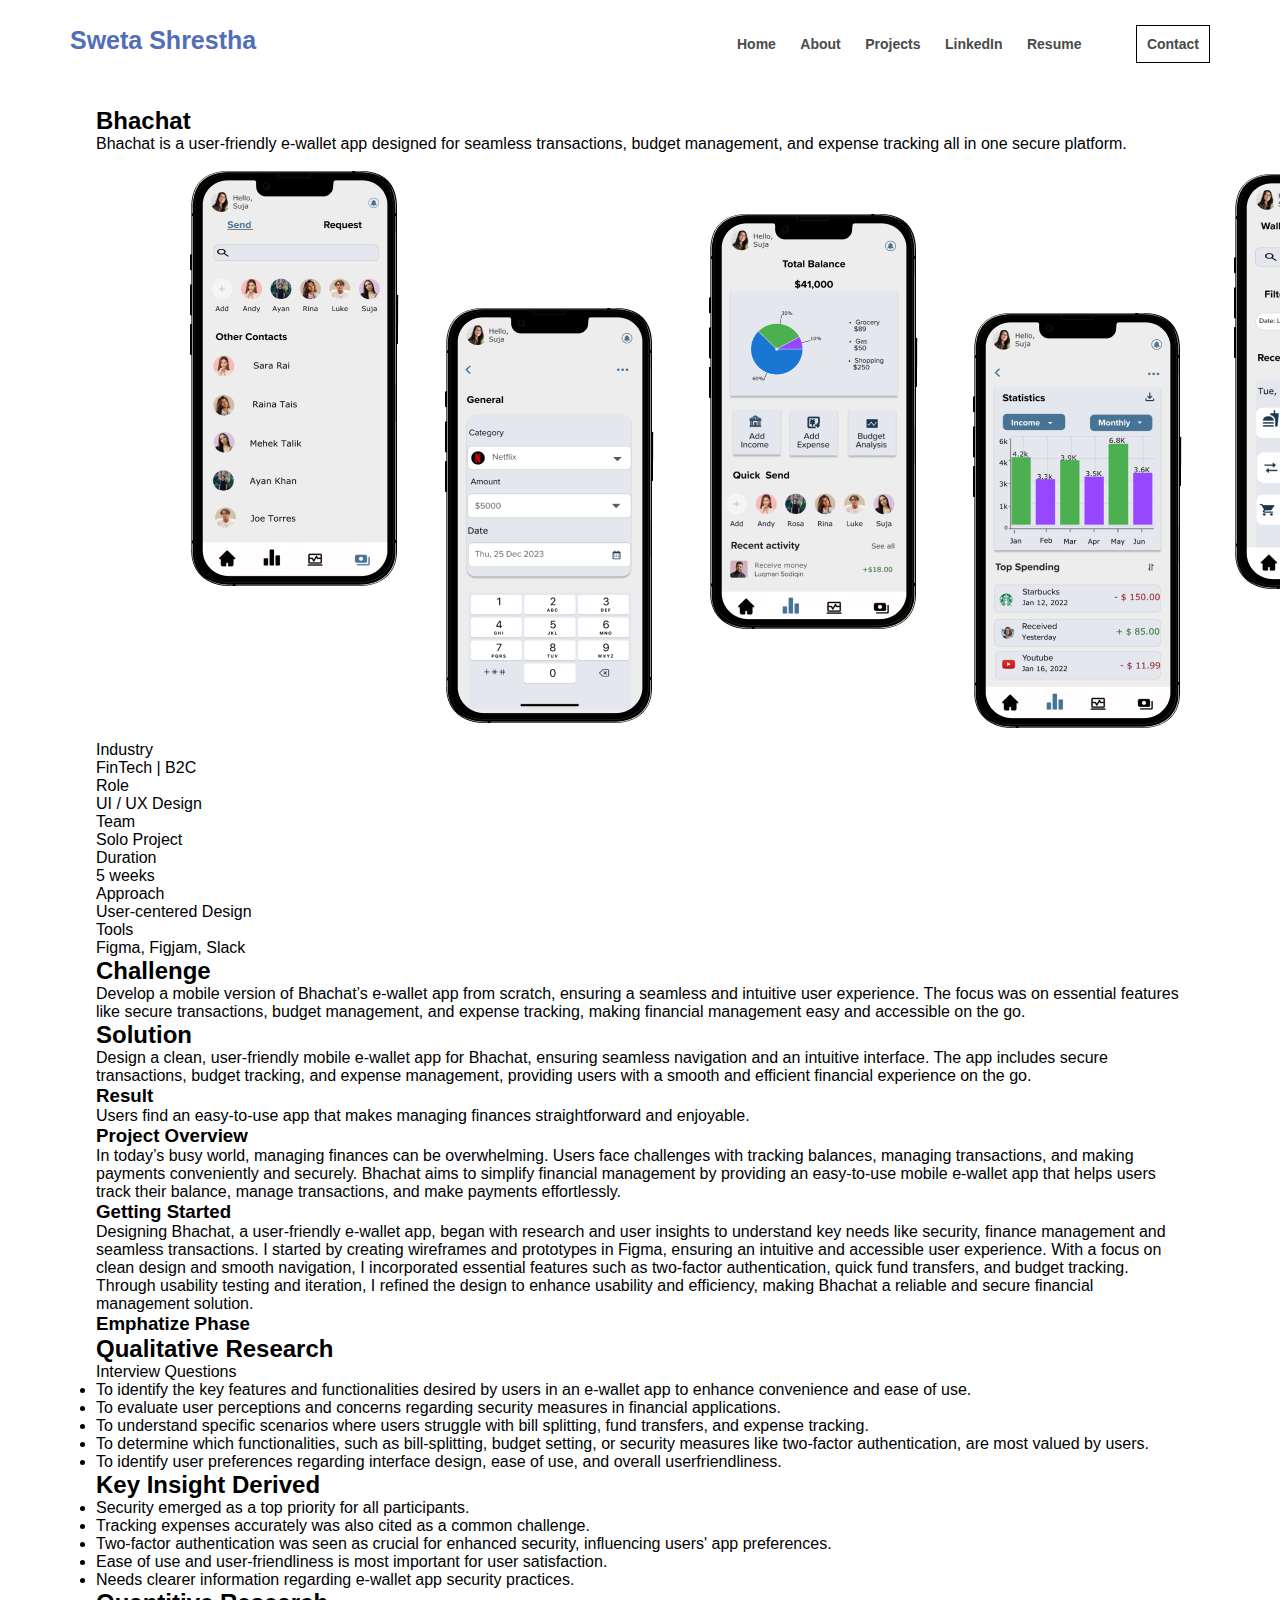
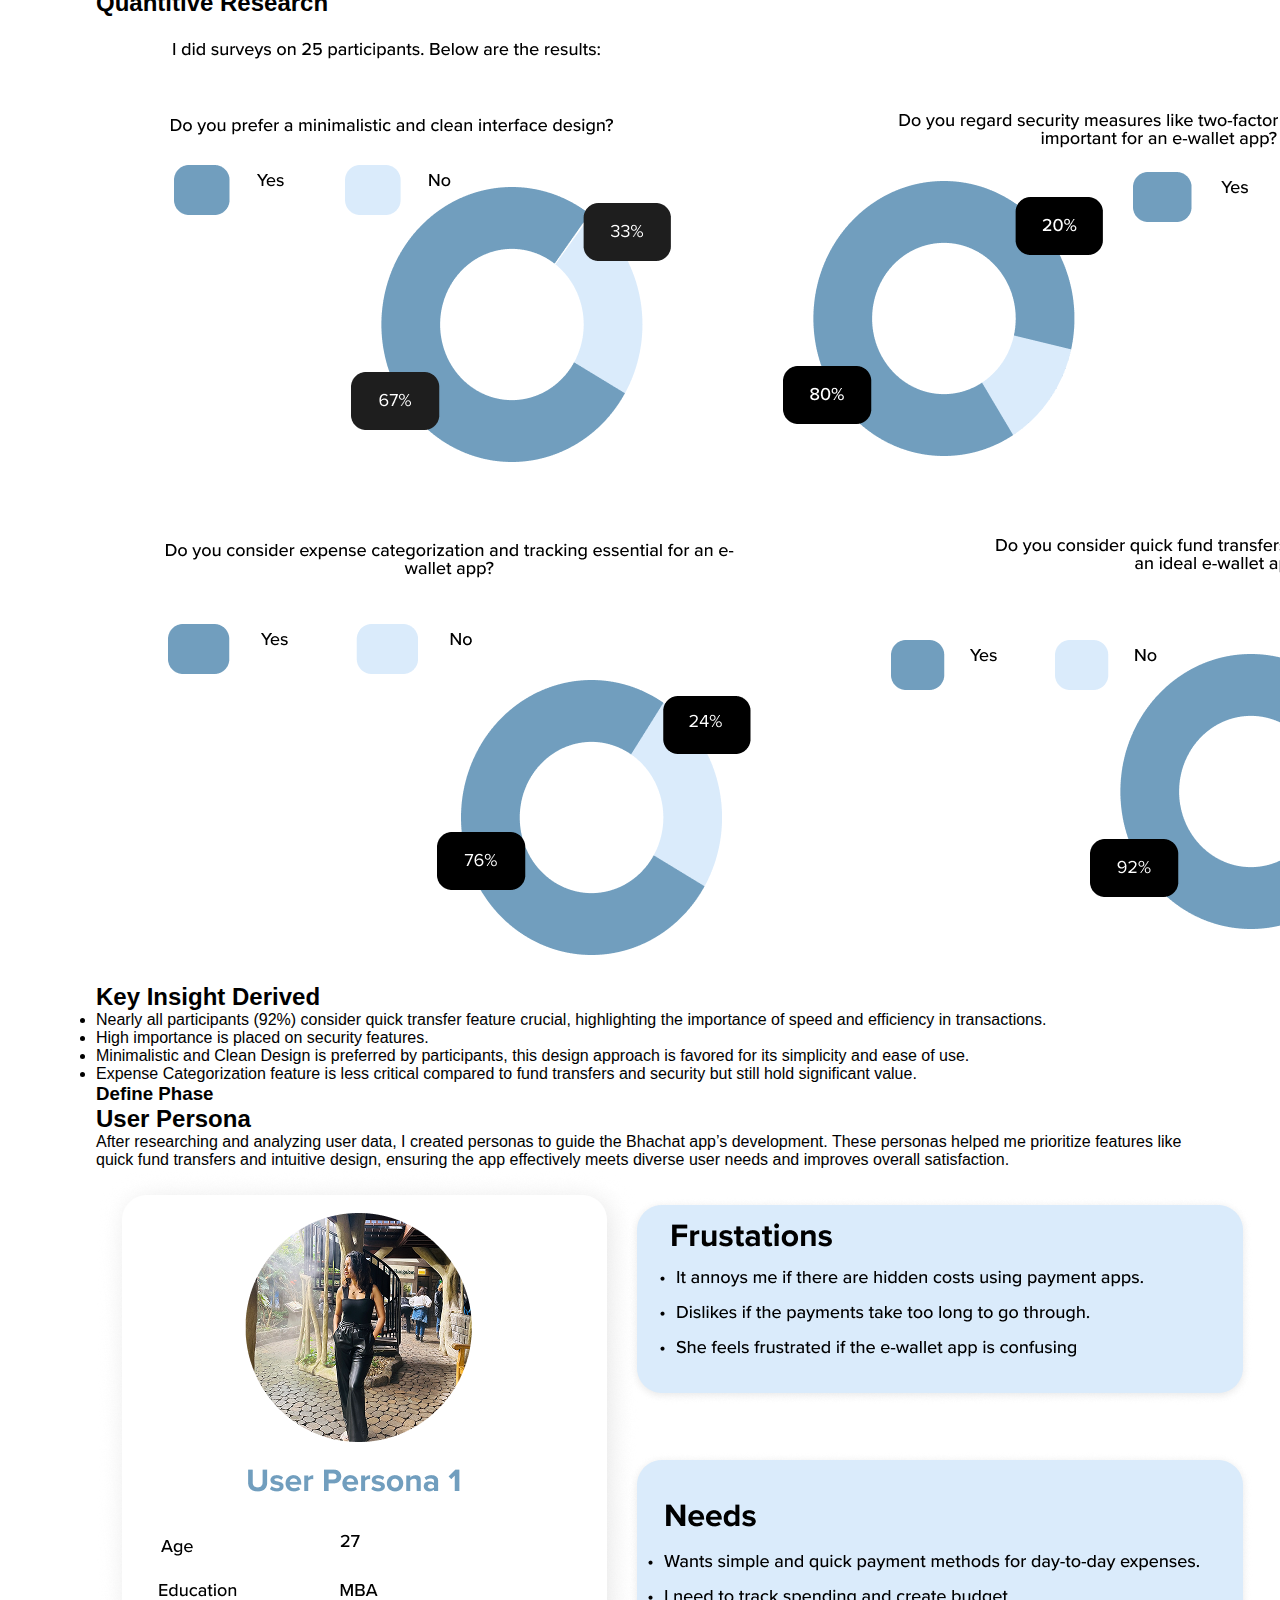
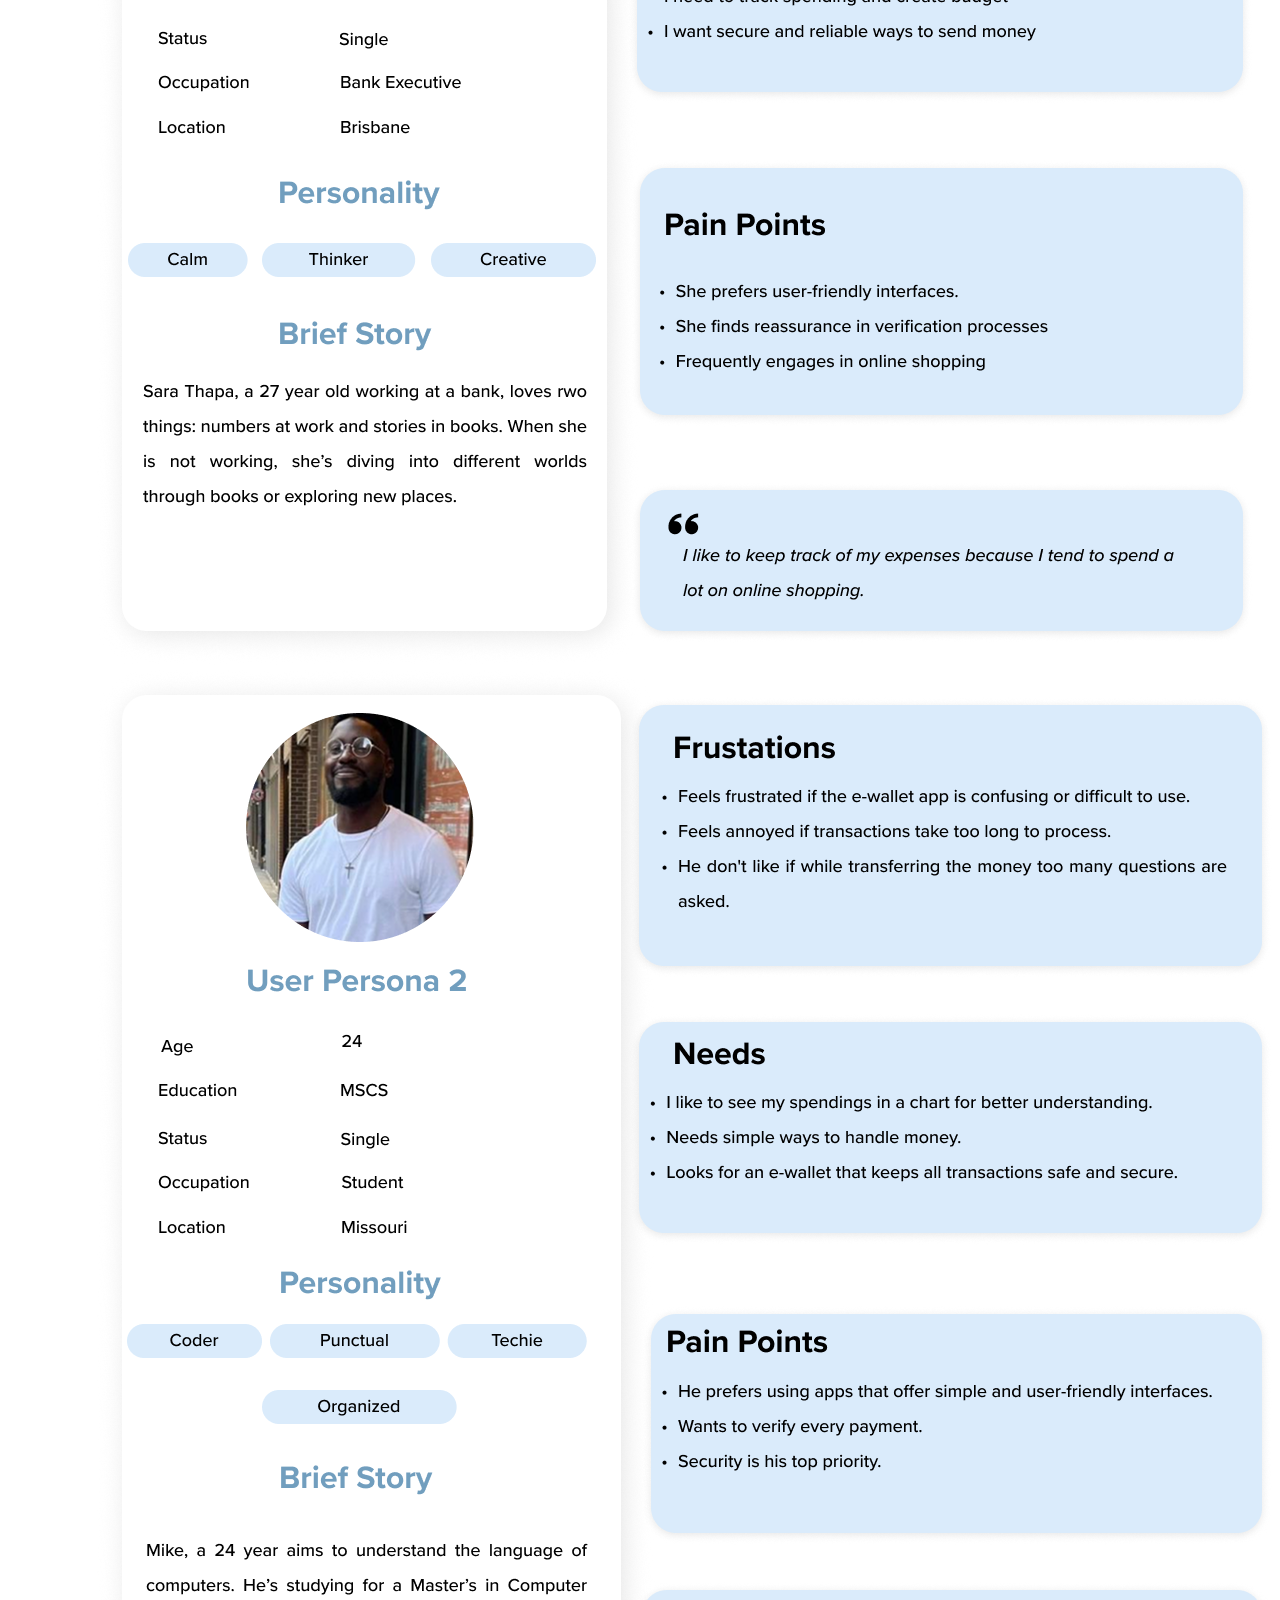
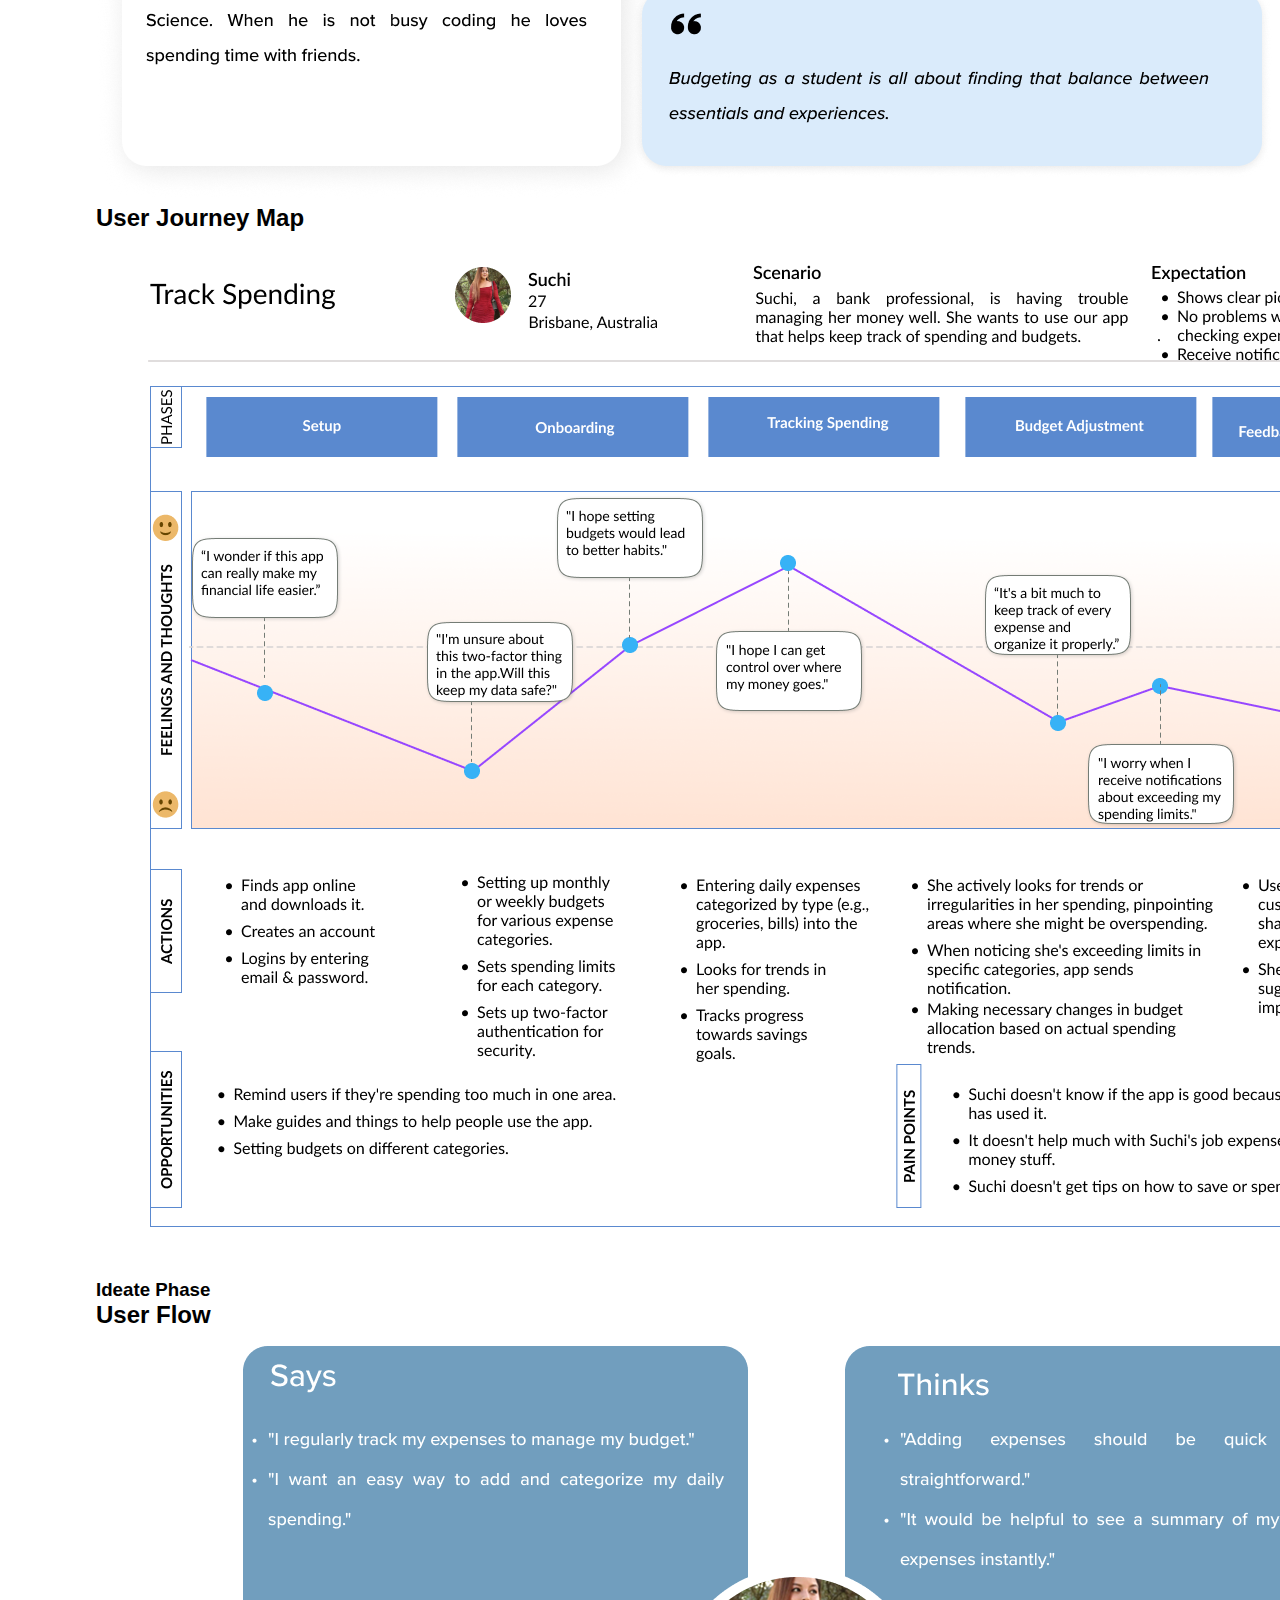
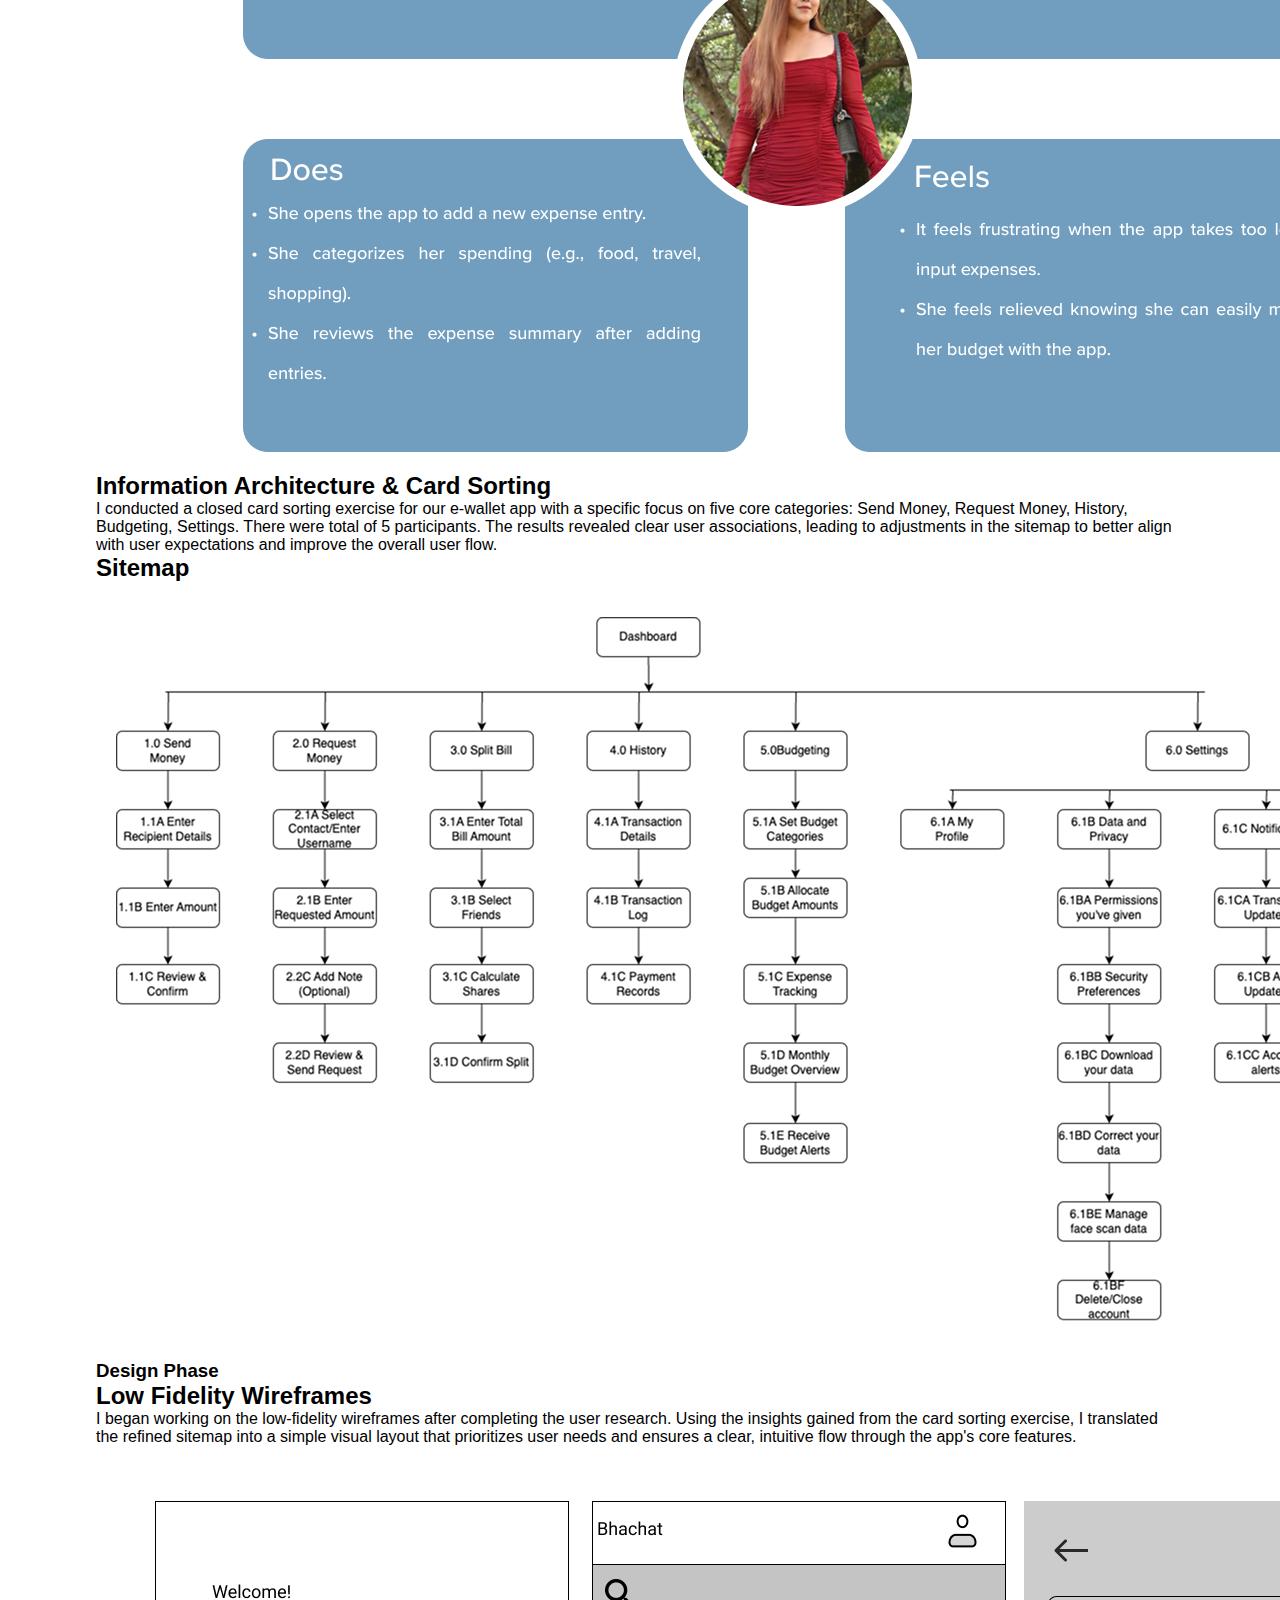
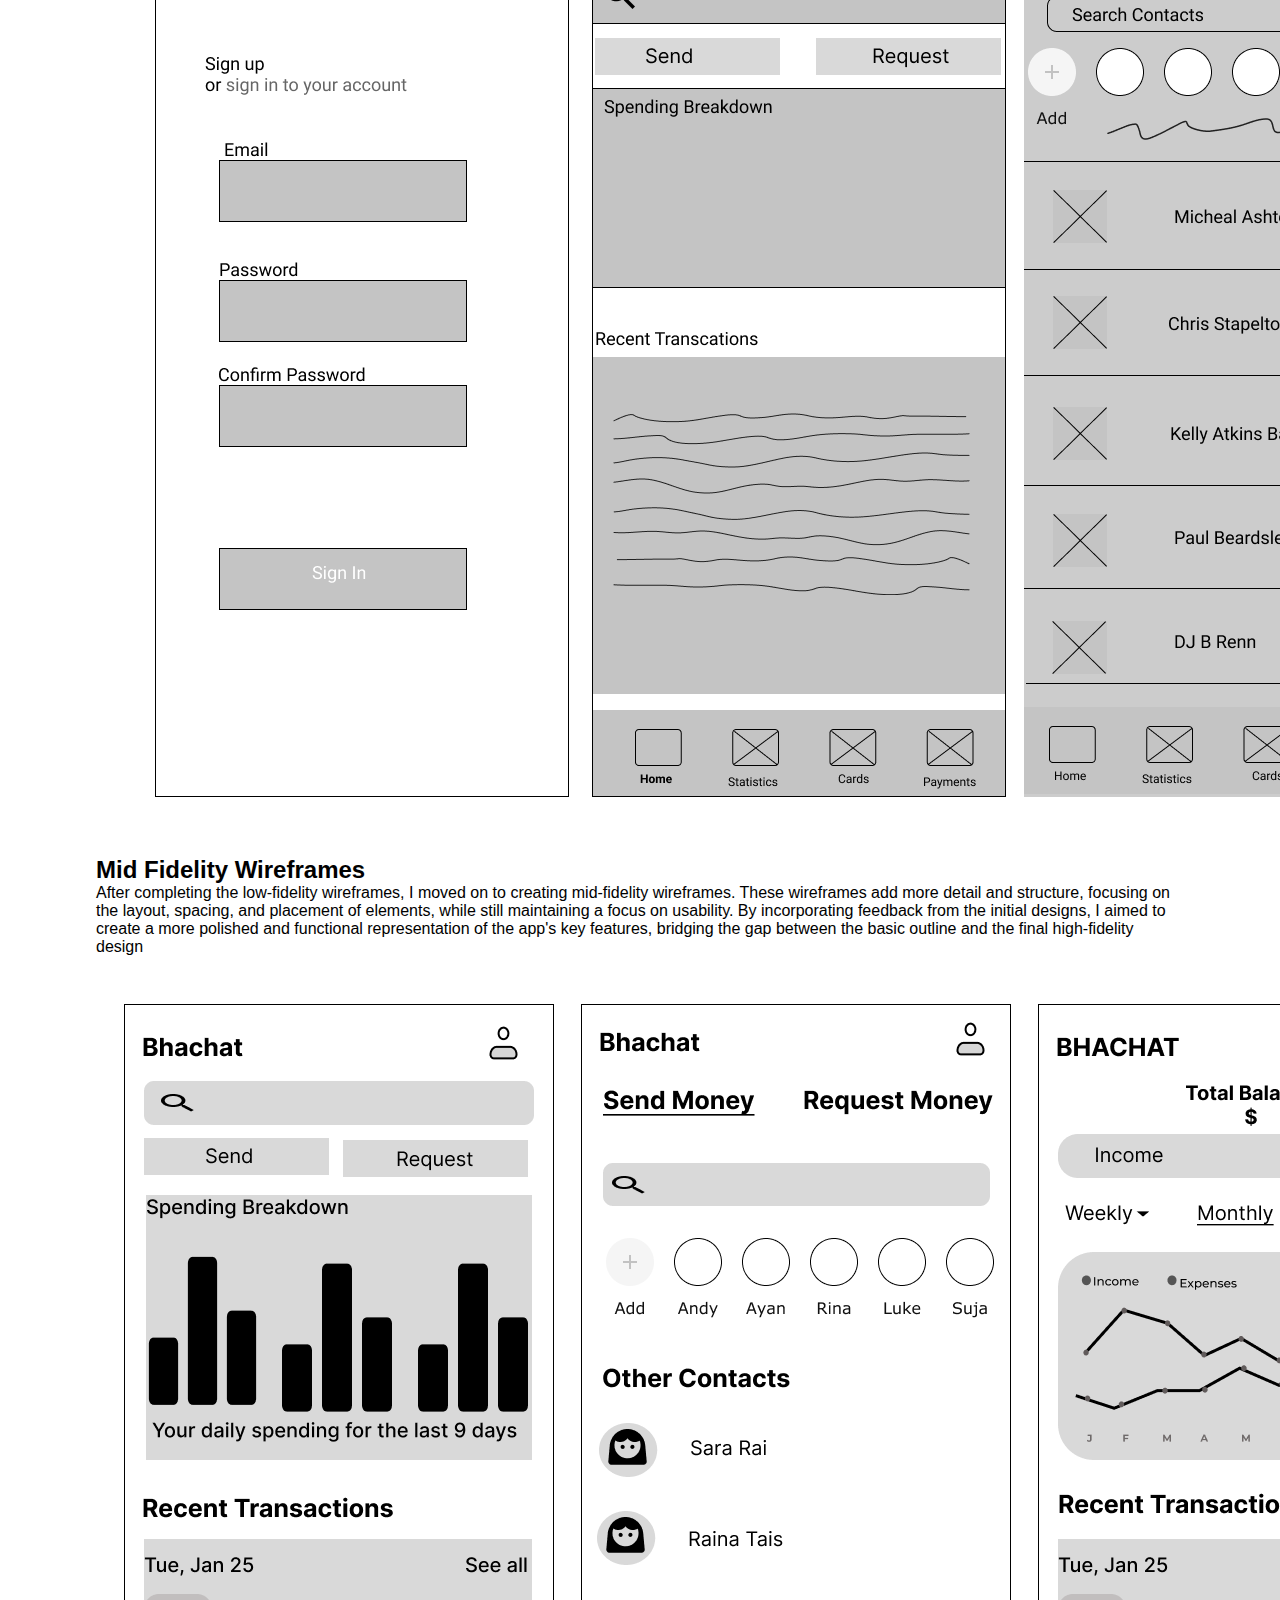
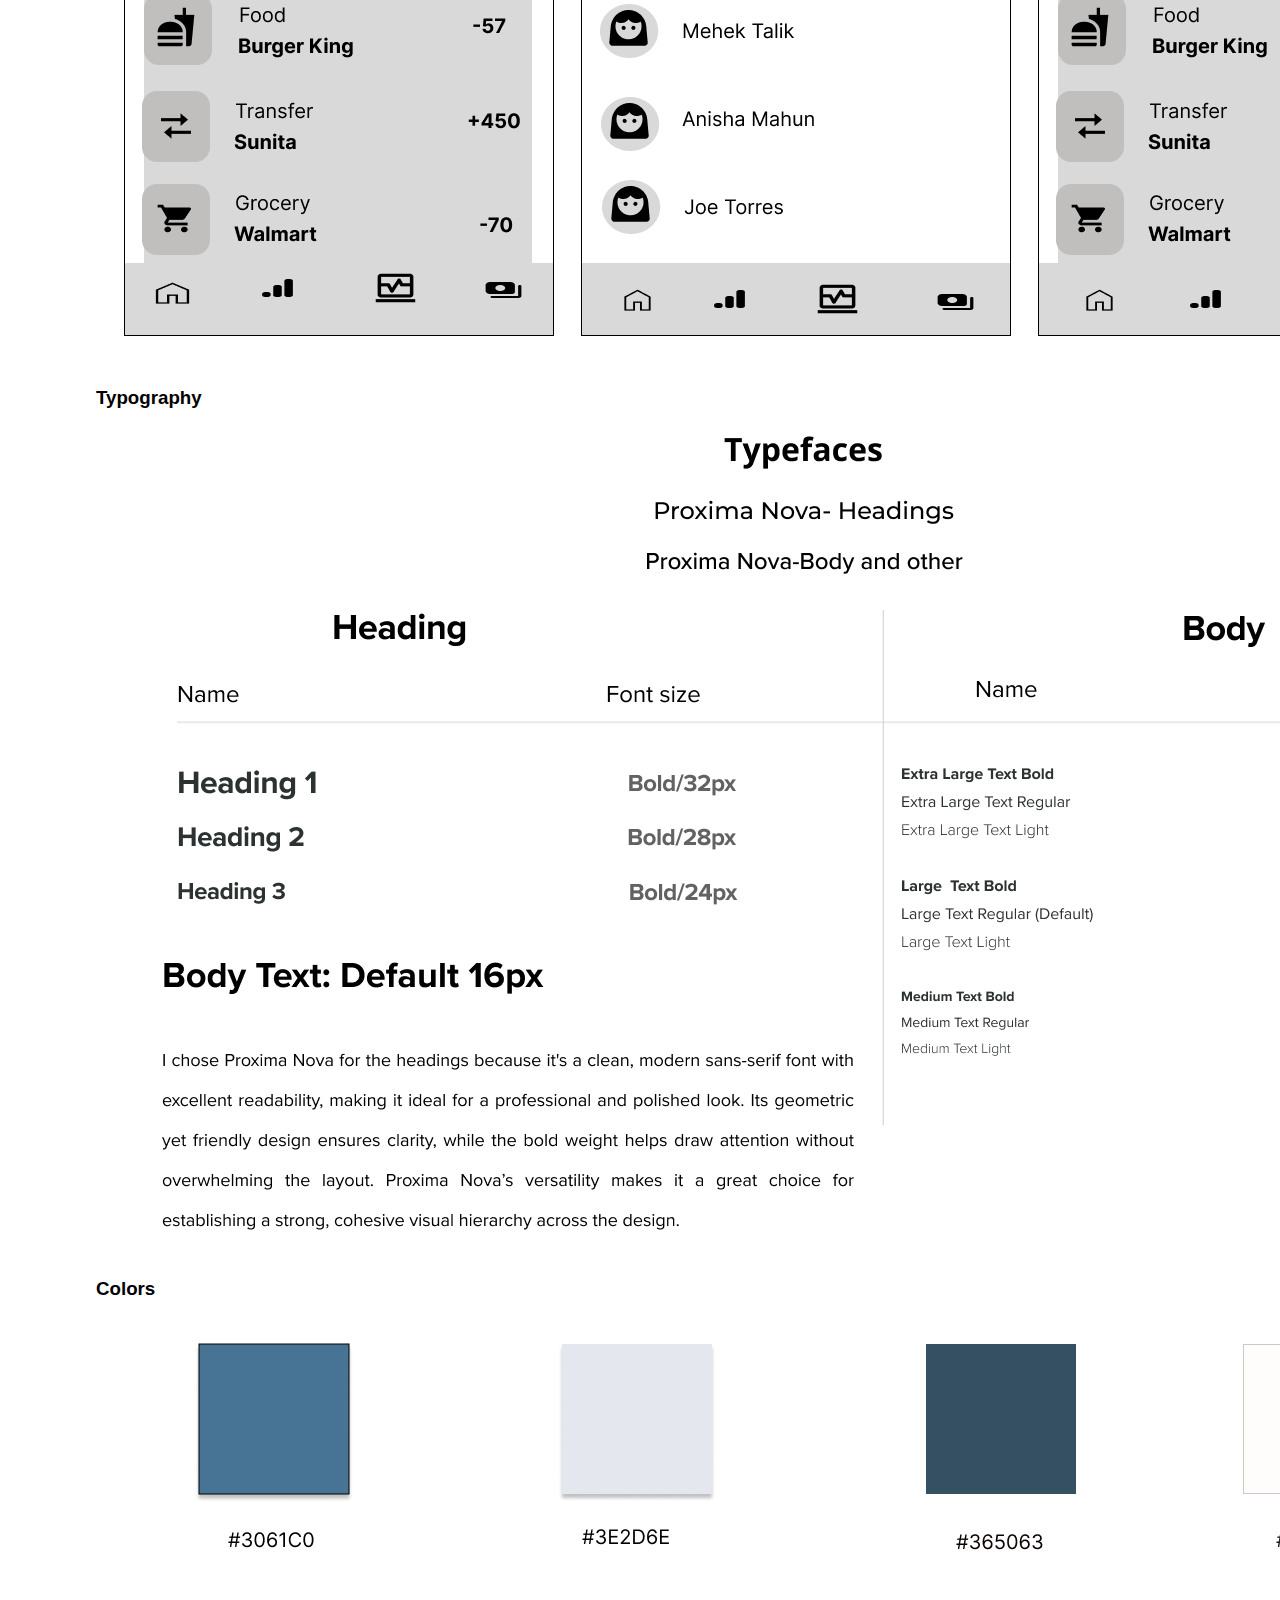
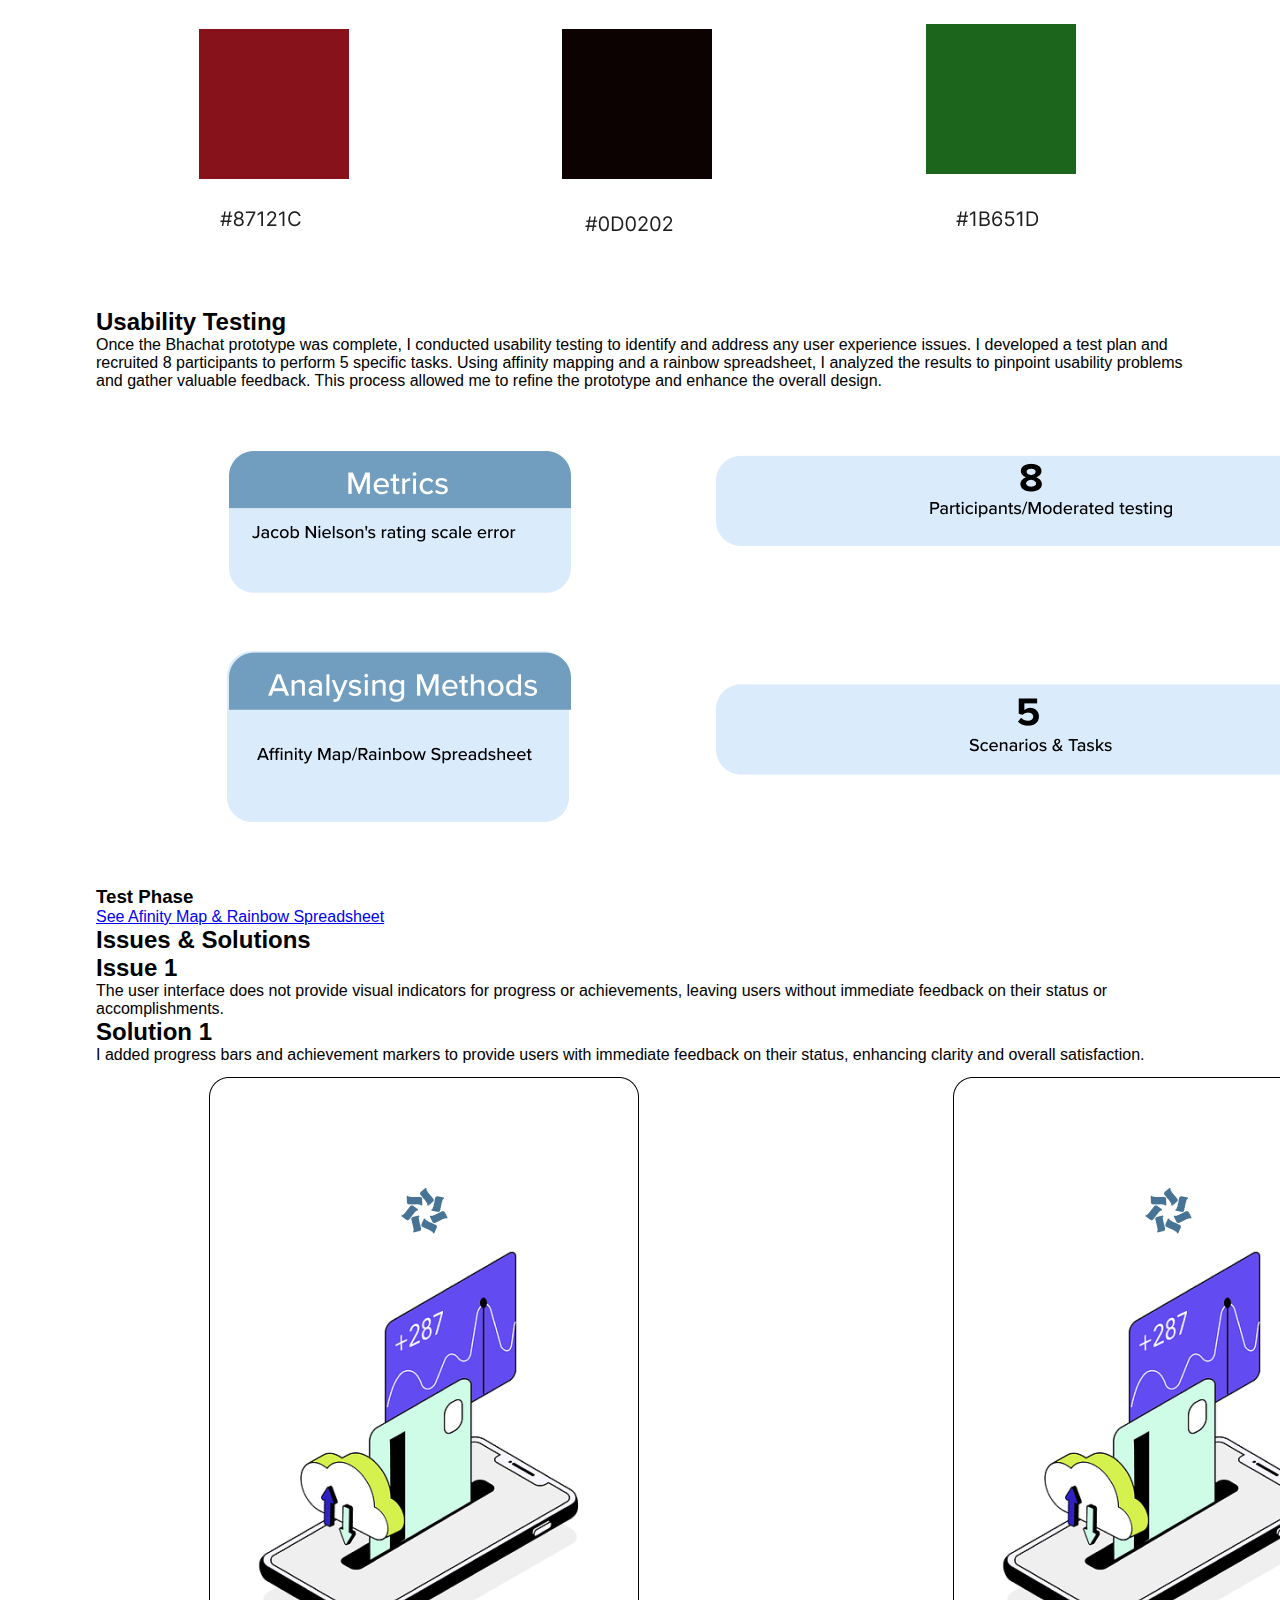
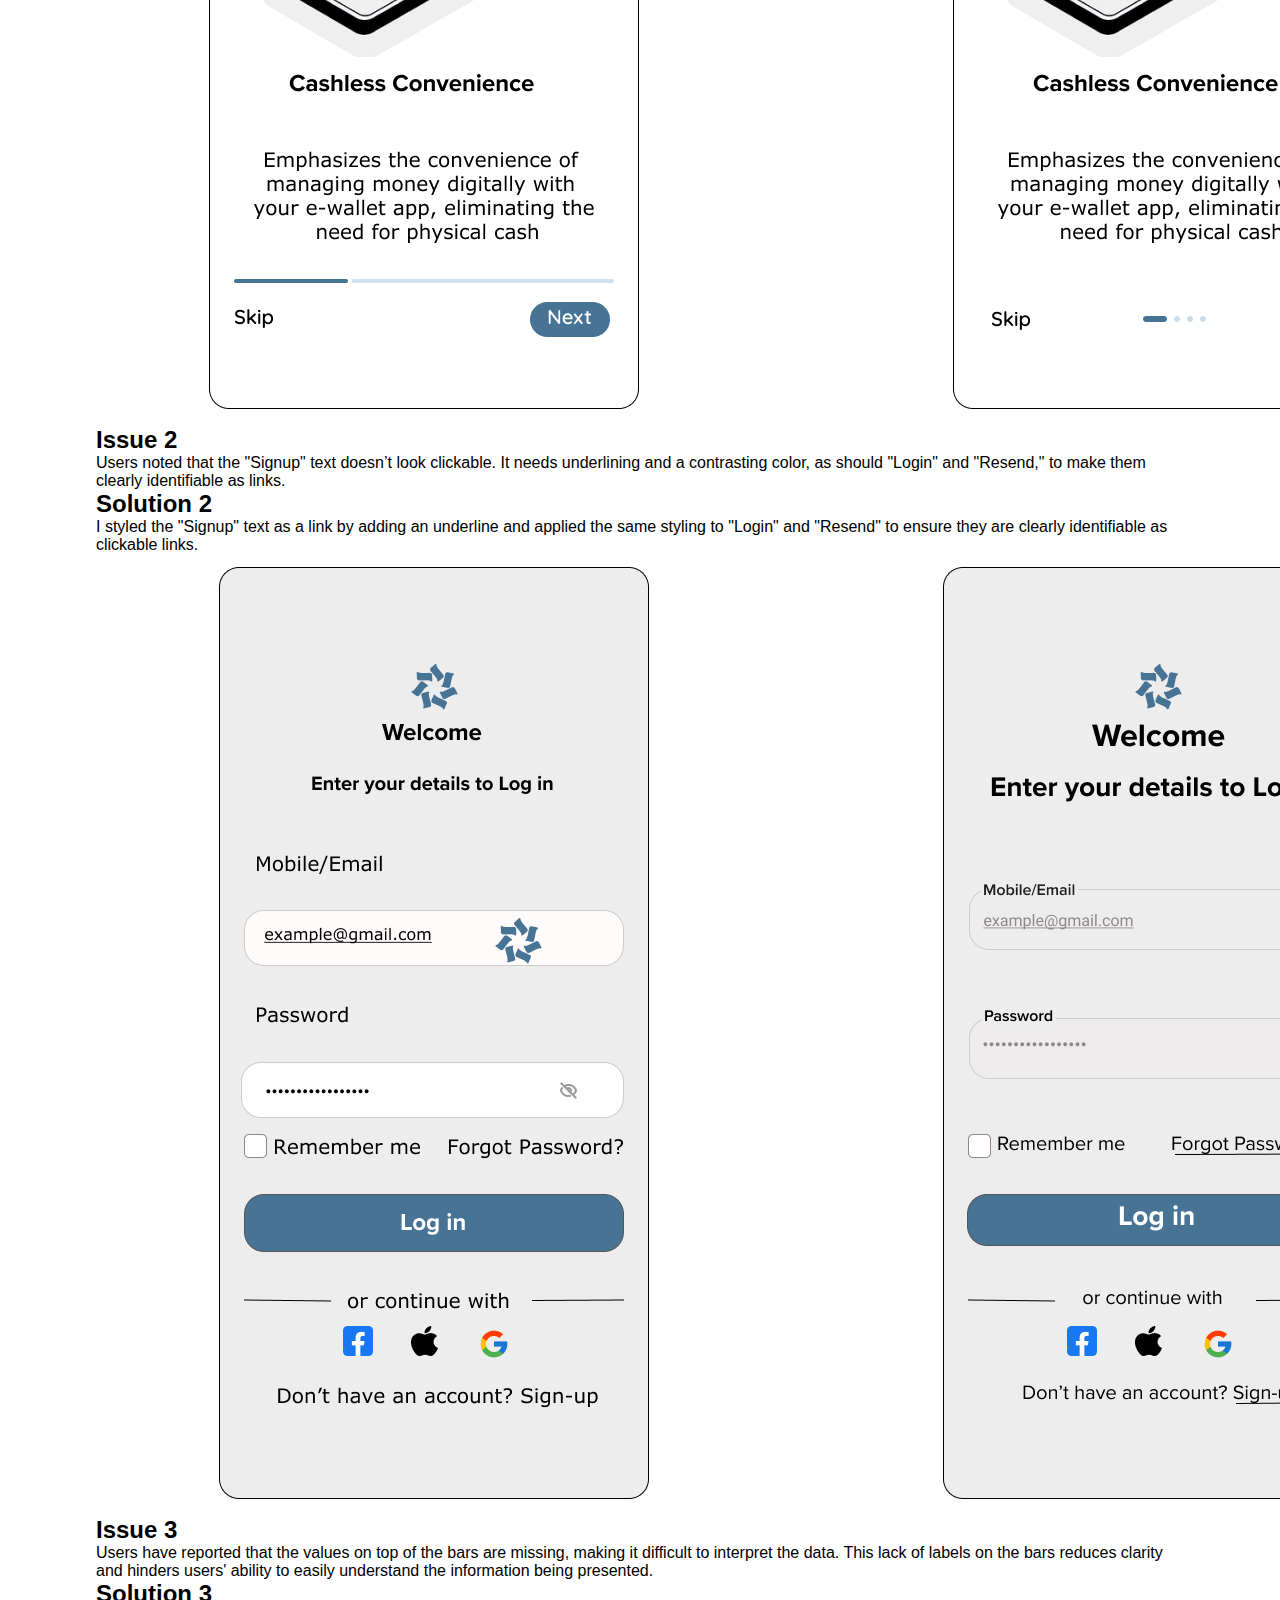
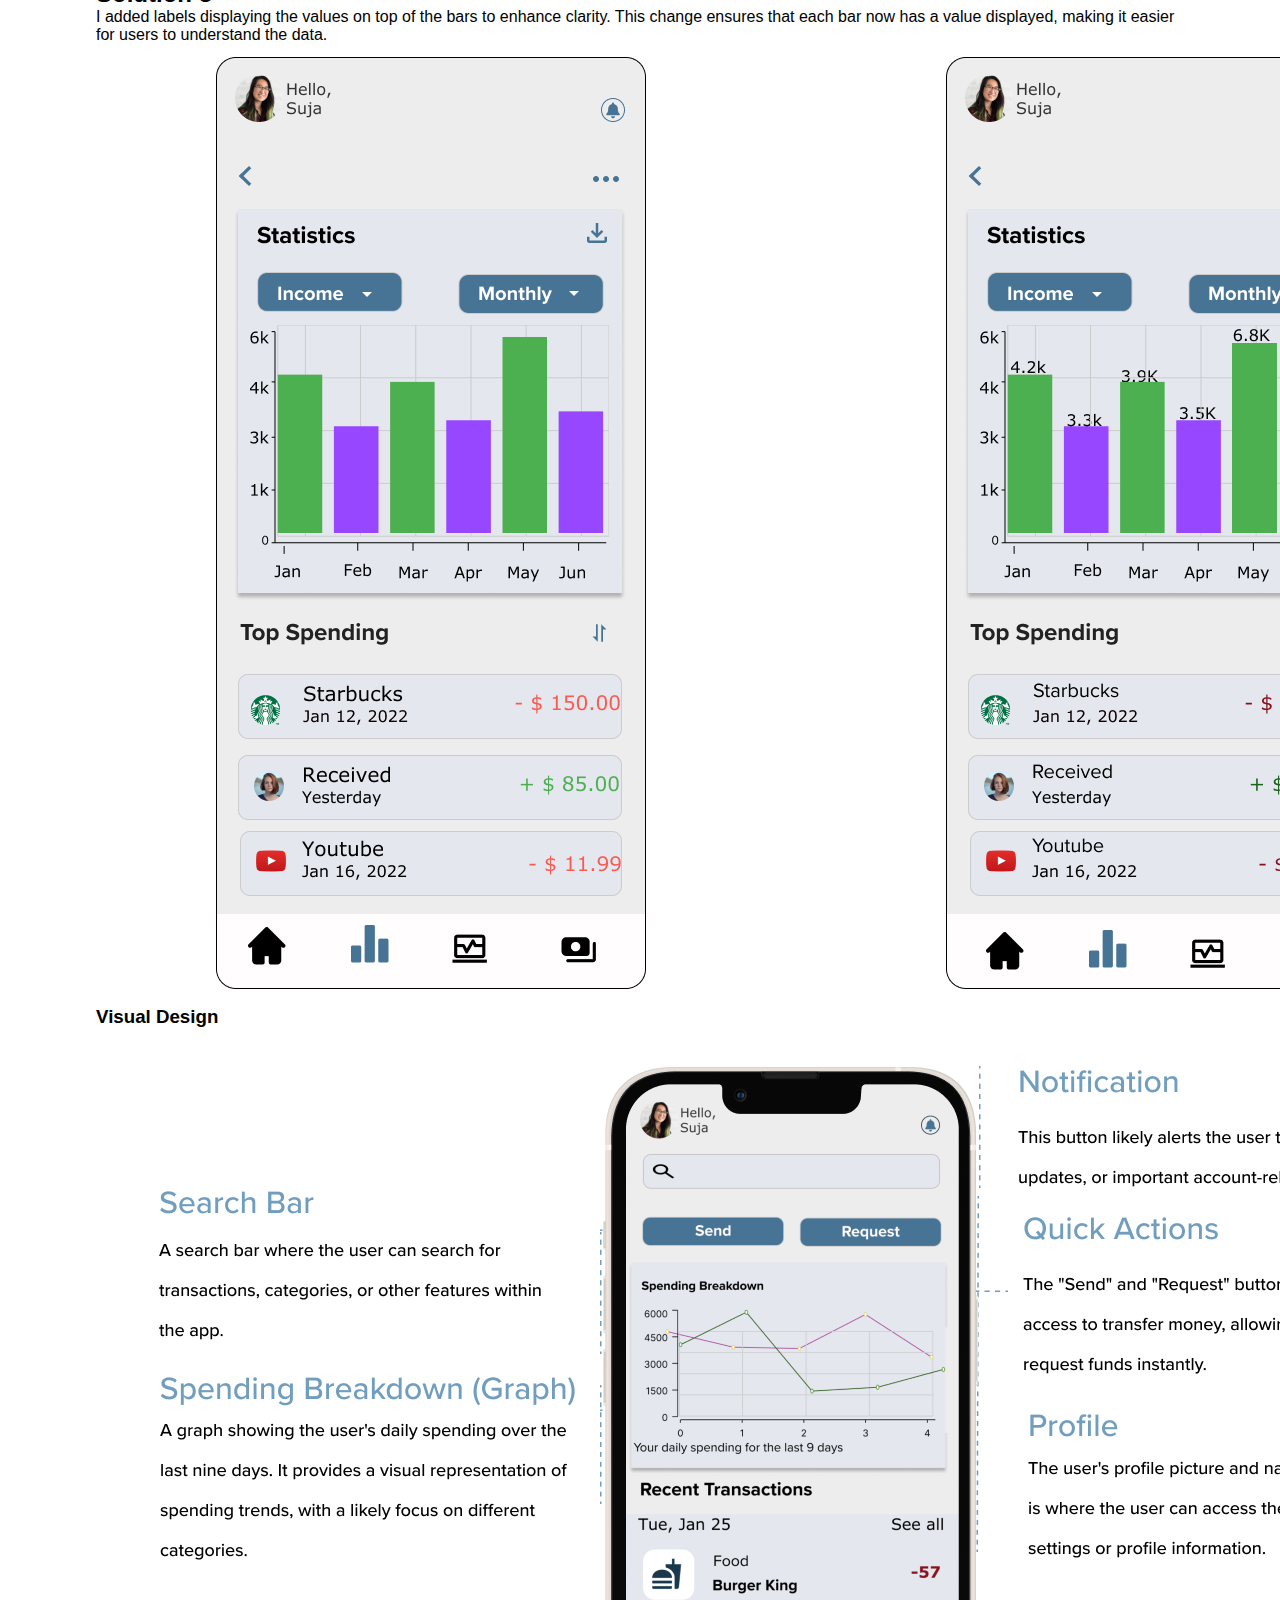
<file: bhachat.html>
<!DOCTYPE html>
<html lang="en">
    <head>
        <meta charset="UTF-8" />
        <meta name="viewport" content="width=device-width, initial-scale=1.0" />
        <title>Sweta Shrestha</title>

        <link rel="icon" href="../images/sweta.jpeg" type="image/x-icon" />
        <link rel="stylesheet" href="../style.css" />
    </head>
    <body>
        <header>
            <h1><a href="index.html">Sweta Shrestha</a></h1>
            <nav>
                <ul>
                    <li><a href="index.html">Home</a></li>
                    <li><a href="about.html">About</a></li>
                    <li><a href="index.html#projects">Projects</a></li>
                    <li>
                        <a
                            href="https://www.linkedin.com/in/sweta-shrestha-118148190/"
                            target="_blank"
                            >LinkedIn</a
                        >
                    </li>
                    <li>
                        <a href="./pdfs/my-resume.pdf" target="_blank"
                            >Resume</a
                        >
                    </li>
                    <li>
                        <a href="#contact" class="btn__contact">Contact</a>
                    </li>
                </ul>
            </nav>
        </header>

        <main>
            <section class="project__overview">
                <div class="project__title">
                    <h2>Bhachat</h2>
                </div>
                <p>
                    Bhachat is a user-friendly e-wallet app designed for
                    seamless transactions, budget management, and expense
                    tracking all in one secure platform.
                </p>

                <div class="project__main_image">
                    <img
                        src="images/bhachat/bhachat-main-image.png"
                        alt="Bhachat main image"
                    />
                </div>

                <div class="project__about">
                    <div class="project__about__details">
                        <p class="heading">Industry</p>
                        <p class="info">FinTech | B2C</p>

                        <p class="heading">Role</p>
                        <p class="info">UI / UX Design</p>

                        <p class="heading">Team</p>
                        <p class="info">Solo Project</p>

                        <p class="heading">Duration</p>
                        <p class="info">5 weeks</p>

                        <p class="heading">Approach</p>
                        <p class="info">User-centered Design</p>

                        <p class="heading">Tools</p>
                        <p class="info">Figma, Figjam, Slack</p>
                    </div>

                    <div class="project__about__content">
                        <h2>Challenge</h2>
                        <p class="info">
                            Develop a mobile version of Bhachat’s e-wallet app
                            from scratch, ensuring a seamless and intuitive user
                            experience. The focus was on essential features like
                            secure transactions, budget management, and expense
                            tracking, making financial management easy and
                            accessible on the go.
                        </p>

                        <h2>Solution</h2>
                        <p class="info">
                            Design a clean, user-friendly mobile e-wallet app
                            for Bhachat, ensuring seamless navigation and an
                            intuitive interface. The app includes secure
                            transactions, budget tracking, and expense
                            management, providing users with a smooth and
                            efficient financial experience on the go.
                        </p>
                    </div>
                </div>

                <div class="project__about__result" id="bhachat">
                    <h3>Result</h3>
                    <p>
                        Users find an easy-to-use app that makes managing
                        finances straightforward and enjoyable.
                    </p>
                </div>

                <div class="project__about__subtitle">
                    <h3>Project Overview</h3>
                    <p class="subtitle__info">
                        In today’s busy world, managing finances can be
                        overwhelming. Users face challenges with tracking
                        balances, managing transactions, and making payments
                        conveniently and securely. Bhachat aims to simplify
                        financial management by providing an easy-to-use mobile
                        e-wallet app that helps users track their balance,
                        manage transactions, and make payments effortlessly.
                    </p>
                </div>

                <div class="project__about__subtitle">
                    <h3>Getting Started</h3>
                    <p class="subtitle__info">
                        Designing Bhachat, a user-friendly e-wallet app, began
                        with research and user insights to understand key needs
                        like security, finance management and seamless
                        transactions. I started by creating wireframes and
                        prototypes in Figma, ensuring an intuitive and
                        accessible user experience. With a focus on clean design
                        and smooth navigation, I incorporated essential features
                        such as two-factor authentication, quick fund transfers,
                        and budget tracking. Through usability testing and
                        iteration, I refined the design to enhance usability and
                        efficiency, making Bhachat a reliable and secure
                        financial management solution.
                    </p>
                </div>

                <div class="project__about__subtitle">
                    <h3>Emphatize Phase</h3>
                    <h2>Qualitative Research</h2>
                    <p class="subtitle__info">Interview Questions</p>
                    <ul>
                        <li>
                            To identify the key features and functionalities
                            desired by users in an e-wallet app to enhance
                            convenience and ease of use.
                        </li>
                        <li>
                            To evaluate user perceptions and concerns regarding
                            security measures in financial applications.
                        </li>
                        <li>
                            To understand specific scenarios where users
                            struggle with bill splitting, fund transfers, and
                            expense tracking.
                        </li>
                        <li>
                            To determine which functionalities, such as
                            bill-splitting, budget setting, or security measures
                            like two-factor authentication, are most valued by
                            users.
                        </li>
                        <li>
                            To identify user preferences regarding interface
                            design, ease of use, and overall userfriendliness.
                        </li>
                    </ul>
                </div>

                <div class="project__about__subtitle">
                    <h2>Key Insight Derived</h2>
                    <ul>
                        <li>
                            Security emerged as a top priority for all
                            participants.
                        </li>
                        <li>
                            Tracking expenses accurately was also cited as a
                            common challenge.
                        </li>
                        <li>
                            Two-factor authentication was seen as crucial for
                            enhanced security, influencing users' app
                            preferences.
                        </li>
                        <li>
                            Ease of use and user-friendliness is most important
                            for user satisfaction.
                        </li>
                        <li>
                            Needs clearer information regarding e-wallet app
                            security practices.
                        </li>
                    </ul>
                </div>

                <div class="project__about__subtitle">
                    <h2>Quantitive Research</h2>
                </div>

                <div class="project__main_image">
                    <img
                        src="images/bhachat/bhachat-quantitive-research.png"
                        alt="Bhachat Quantitive Image"
                    />
                </div>

                <div class="project__about__subtitle">
                    <h2>Key Insight Derived</h2>
                    <ul>
                        <li>
                            Nearly all participants (92%) consider quick
                            transfer feature crucial, highlighting the
                            importance of speed and efficiency in transactions.
                        </li>
                        <li>High importance is placed on security features.</li>
                        <li>
                            Minimalistic and Clean Design is preferred by
                            participants, this design approach is favored for
                            its simplicity and ease of use.
                        </li>
                        <li>
                            Expense Categorization feature is less critical
                            compared to fund transfers and security but still
                            hold significant value.
                        </li>
                    </ul>
                </div>

                <div class="project__about__subtitle">
                    <h3>Define Phase</h3>
                    <h2>User Persona</h2>
                    <p class="subtitle__info">
                        After researching and analyzing user data, I created
                        personas to guide the Bhachat app’s development. These
                        personas helped me prioritize features like quick fund
                        transfers and intuitive design, ensuring the app
                        effectively meets diverse user needs and improves
                        overall satisfaction.
                    </p>
                </div>

                <div class="project__main_image">
                    <img
                        src="images/bhachat/bhachat-user-persona.png"
                        alt="Bhachat User Persona Image"
                    />
                    <img
                        src="images/bhachat/bhachat-user-persona-2.png"
                        alt="Bhachat User Persona Image"
                    />
                </div>

                <div class="project__about__subtitle">
                    <h2>User Journey Map</h2>
                </div>

                <div class="project__main_image">
                    <img
                        src="images/bhachat/bhachat-user-journey-map.png"
                        alt="Bhachat User Journey Image"
                    />
                </div>

                <div class="project__about__subtitle">
                    <h3>Ideate Phase</h3>
                    <h2>User Flow</h2>
                </div>

                <div class="project__main_image">
                    <img
                        src="images/bhachat/bhachat-ideate-phase.png"
                        alt="Bhachat User Journey Image"
                    />
                </div>

                <div class="project__about__subtitle">
                    <h2>Information Architecture & Card Sorting</h2>
                    <p class="subtitle__info">
                        I conducted a closed card sorting exercise for our
                        e-wallet app with a specific focus on five core
                        categories: Send Money, Request Money, History,
                        Budgeting, Settings. There were total of 5 participants.
                        The results revealed clear user associations, leading to
                        adjustments in the sitemap to better align with user
                        expectations and improve the overall user flow.
                    </p>
                    <h2>Sitemap</h2>
                </div>

                <div class="project__main_image">
                    <img
                        src="images/bhachat/bhachat-sitemap.png"
                        alt="Bhachat Sitemap Image"
                    />
                </div>

                <div class="project__about__subtitle">
                    <h3>Design Phase</h3>
                    <h2>Low Fidelity Wireframes</h2>
                    <p class="subtitle__info">
                        I began working on the low-fidelity wireframes after
                        completing the user research. Using the insights gained
                        from the card sorting exercise, I translated the refined
                        sitemap into a simple visual layout that prioritizes
                        user needs and ensures a clear, intuitive flow through
                        the app's core features.
                    </p>
                </div>

                <div class="project__main_image">
                    <img
                        src="images/bhachat/bhachat-design-phase.png"
                        alt="Bhachat Sitemap Image"
                    />
                </div>

                <div class="project__about__subtitle">
                    <h2>Mid Fidelity Wireframes</h2>
                    <p class="subtitle__info">
                        After completing the low-fidelity wireframes, I moved on
                        to creating mid-fidelity wireframes. These wireframes
                        add more detail and structure, focusing on the layout,
                        spacing, and placement of elements, while still
                        maintaining a focus on usability. By incorporating
                        feedback from the initial designs, I aimed to create a
                        more polished and functional representation of the app's
                        key features, bridging the gap between the basic outline
                        and the final high-fidelity design
                    </p>
                </div>

                <div class="project__main_image">
                    <img
                        src="images/bhachat/bhachat-design-phase-2.png"
                        alt="Bhachat Sitemap Image"
                    />
                </div>

                <div class="project__about__subtitle">
                    <h3>Typography</h3>
                </div>

                <div class="project__main_image">
                    <img
                        src="images/bhachat/bhachat-typefaces.png"
                        alt="Bhachat Typefaces Image"
                    />
                </div>

                <div class="project__about__subtitle">
                    <h3>Colors</h3>
                </div>

                <div class="project__main_image">
                    <img
                        src="images/bhachat/bhachat-colors.png"
                        alt="Bhachat Color Image"
                    />
                </div>

                <div class="project__about__subtitle">
                    <h2>Usability Testing</h2>
                    <p class="subtitle__info">
                        Once the Bhachat prototype was complete, I conducted
                        usability testing to identify and address any user
                        experience issues. I developed a test plan and recruited
                        8 participants to perform 5 specific tasks. Using
                        affinity mapping and a rainbow spreadsheet, I analyzed
                        the results to pinpoint usability problems and gather
                        valuable feedback. This process allowed me to refine the
                        prototype and enhance the overall design.
                    </p>
                </div>

                <div class="project__main_image">
                    <img
                        src="images/bhachat/bhachat-usability.png"
                        alt="Bhachat Usability Image"
                    />
                </div>

                <div class="project__about__subtitle">
                    <h3>Test Phase</h3>
                    <a
                        href="https://docs.google.com/spreadsheets/d/1FHdVDcCUWwSgtwsPI1tLT13C_OnP2OGbFL4eEDEFIdo/edit?pli=1&gid=0#gid=0"
                        target="_blank"
                        >See Afinity Map & Rainbow Spreadsheet</a
                    >
                    <h2>Issues & Solutions</h2>
                    <div class="project__issue_solution">
                        <div class="issue_solution">
                            <h2>Issue 1</h2>
                            <p>
                                The user interface does not provide visual
                                indicators for progress or achievements, leaving
                                users without immediate feedback on their status
                                or accomplishments.
                            </p>
                        </div>

                        <div class="issue_solution">
                            <h2>Solution 1</h2>
                            <p>
                                I added progress bars and achievement markers to
                                provide users with immediate feedback on their
                                status, enhancing clarity and overall
                                satisfaction.
                            </p>
                        </div>
                    </div>
                </div>

                <div class="project__main_image">
                    <img
                        src="images/bhachat/bhachat-test-1.png"
                        alt="Bhachat Test Phase Image"
                    />
                </div>

                <div class="project__about__subtitle">
                    <div class="project__issue_solution">
                        <div class="issue_solution">
                            <h2>Issue 2</h2>
                            <p>
                                Users noted that the "Signup" text doesn’t look
                                clickable. It needs underlining and a
                                contrasting color, as should "Login" and
                                "Resend," to make them clearly identifiable as
                                links.
                            </p>
                        </div>

                        <div class="issue_solution">
                            <h2>Solution 2</h2>
                            <p>
                                I styled the "Signup" text as a link by adding
                                an underline and applied the same styling to
                                "Login" and "Resend" to ensure they are clearly
                                identifiable as clickable links.
                            </p>
                        </div>
                    </div>
                </div>

                <div class="project__main_image">
                    <img
                        src="images/bhachat/bhachat-test-2.png"
                        alt="Bhachat Test Phase Image"
                    />
                </div>

                <div class="project__about__subtitle">
                    <div class="project__issue_solution">
                        <div class="issue_solution">
                            <h2>Issue 3</h2>
                            <p>
                                Users have reported that the values on top of
                                the bars are missing, making it difficult to
                                interpret the data. This lack of labels on the
                                bars reduces clarity and hinders users' ability
                                to easily understand the information being
                                presented.
                            </p>
                        </div>

                        <div class="issue_solution">
                            <h2>Solution 3</h2>
                            <p>
                                I added labels displaying the values on top of
                                the bars to enhance clarity. This change ensures
                                that each bar now has a value displayed, making
                                it easier for users to understand the data.
                            </p>
                        </div>
                    </div>
                </div>

                <div class="project__main_image">
                    <img
                        src="images/bhachat/bhachat-test-3.png"
                        alt="Bhachat Test Phase Image"
                    />
                </div>

                <div class="project__about__subtitle">
                    <h3>Visual Design</h3>
                </div>

                <div class="project__main_image">
                    <img
                        src="images/bhachat/bhachat-design-visual.png"
                        alt="Bhachat Visual Desing Image"
                    />
                </div>

                <div class="project__about__subtitle">
                    <h3>Final Design</h3>
                </div>

                <div class="project__main_image">
                    <img
                        src="images/bhachat/bhachat-final-design.png"
                        alt="Bhachat Final Design Image"
                    />
                </div>

                <div class="project__about__subtitle">
                    <h2>Reflection</h2>
                    <p class="subtitle__info">
                        Working on Bhachat was a valuable experience, allowing
                        me to explore user-centric design in the fintech space.
                        I focused on creating a seamless and intuitive app that
                        simplifies financial management, addresses user pain
                        points, and enhances overall usability.
                    </p>

                    <h2>Next steps</h2>
                    <p class="subtitle__info">
                        Moving forward, I aim to implement features like savings
                        goals, enhanced budget analytics, and multi-language
                        support. I also plan to conduct further usability tests
                        to gather user feedback and refine the app's
                        functionality for a more robust user experience.
                    </p>
                </div>
            </section>
        </main>

        <footer id="contact">
            <h3>Get in touch</h3>
            <a class="mail" href="mailto:swetasrstha55@gmail.com"
                >swetasrstha55@gmail.com</a
            >
            <div class="social-links">
                <a href="https://www.behance.net/swetashrestha3" target="_blank"
                    ><img
                        class="social-links-img"
                        src="../images/behance.png"
                        alt="Behance"
                /></a>
                <a href="https://dribbble.com/swetasrstha" target="_blank"
                    ><img
                        class="social-links-img"
                        src="../images/dribble.png"
                        alt="Dribble"
                /></a>
                <a
                    href="https://www.linkedin.com/in/sweta-shrestha-118148190/"
                    target="_blank"
                    ><img
                        class="social-links-img"
                        src="../images/linkedin.png"
                        alt="LinkedIn"
                /></a>
            </div>
            <hr />

            <div class="designer__info">
                <p>
                    Designed and developed by
                    <span class="designer__name">Sweta Shrestha</span>
                </p>
                <p>Copyright &copy; <span id="current-year"></span></p>
            </div>
        </footer>
    </body>

    <script src="../script.js"></script>
</html>
</file>
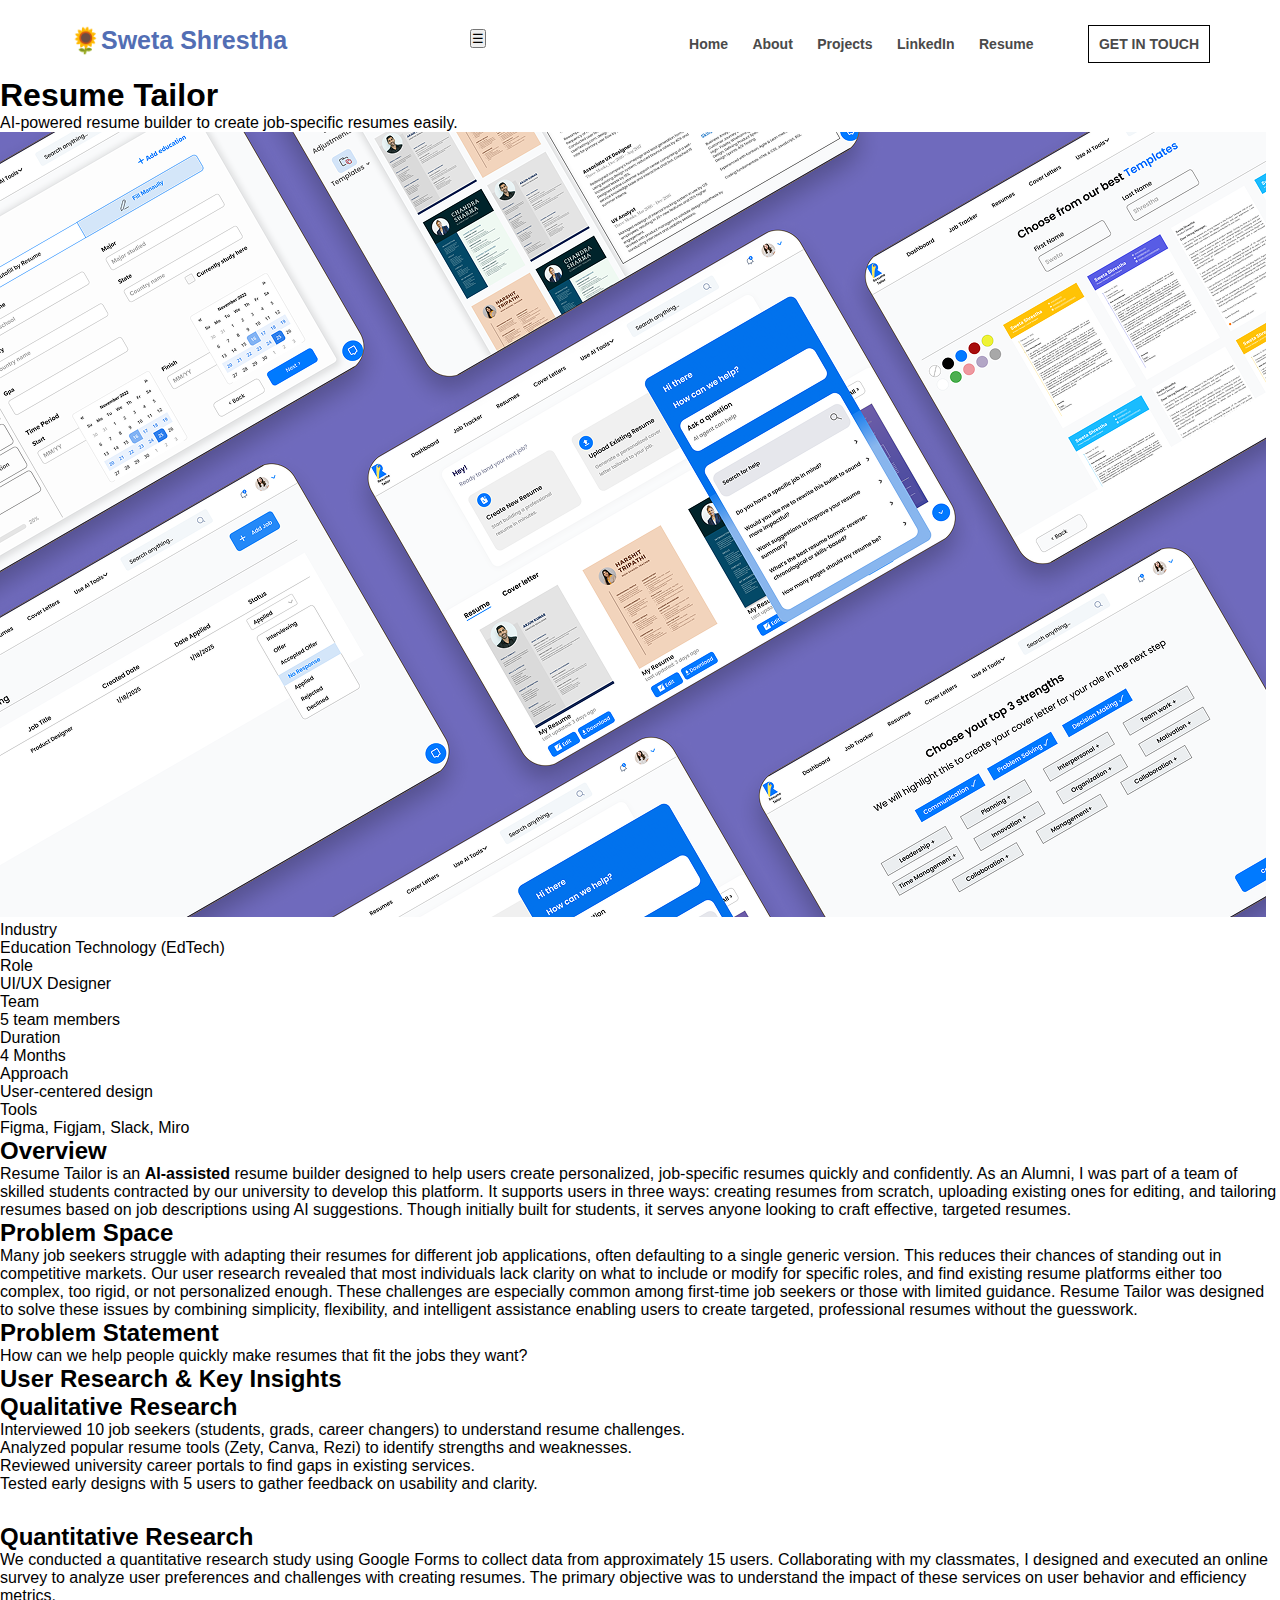
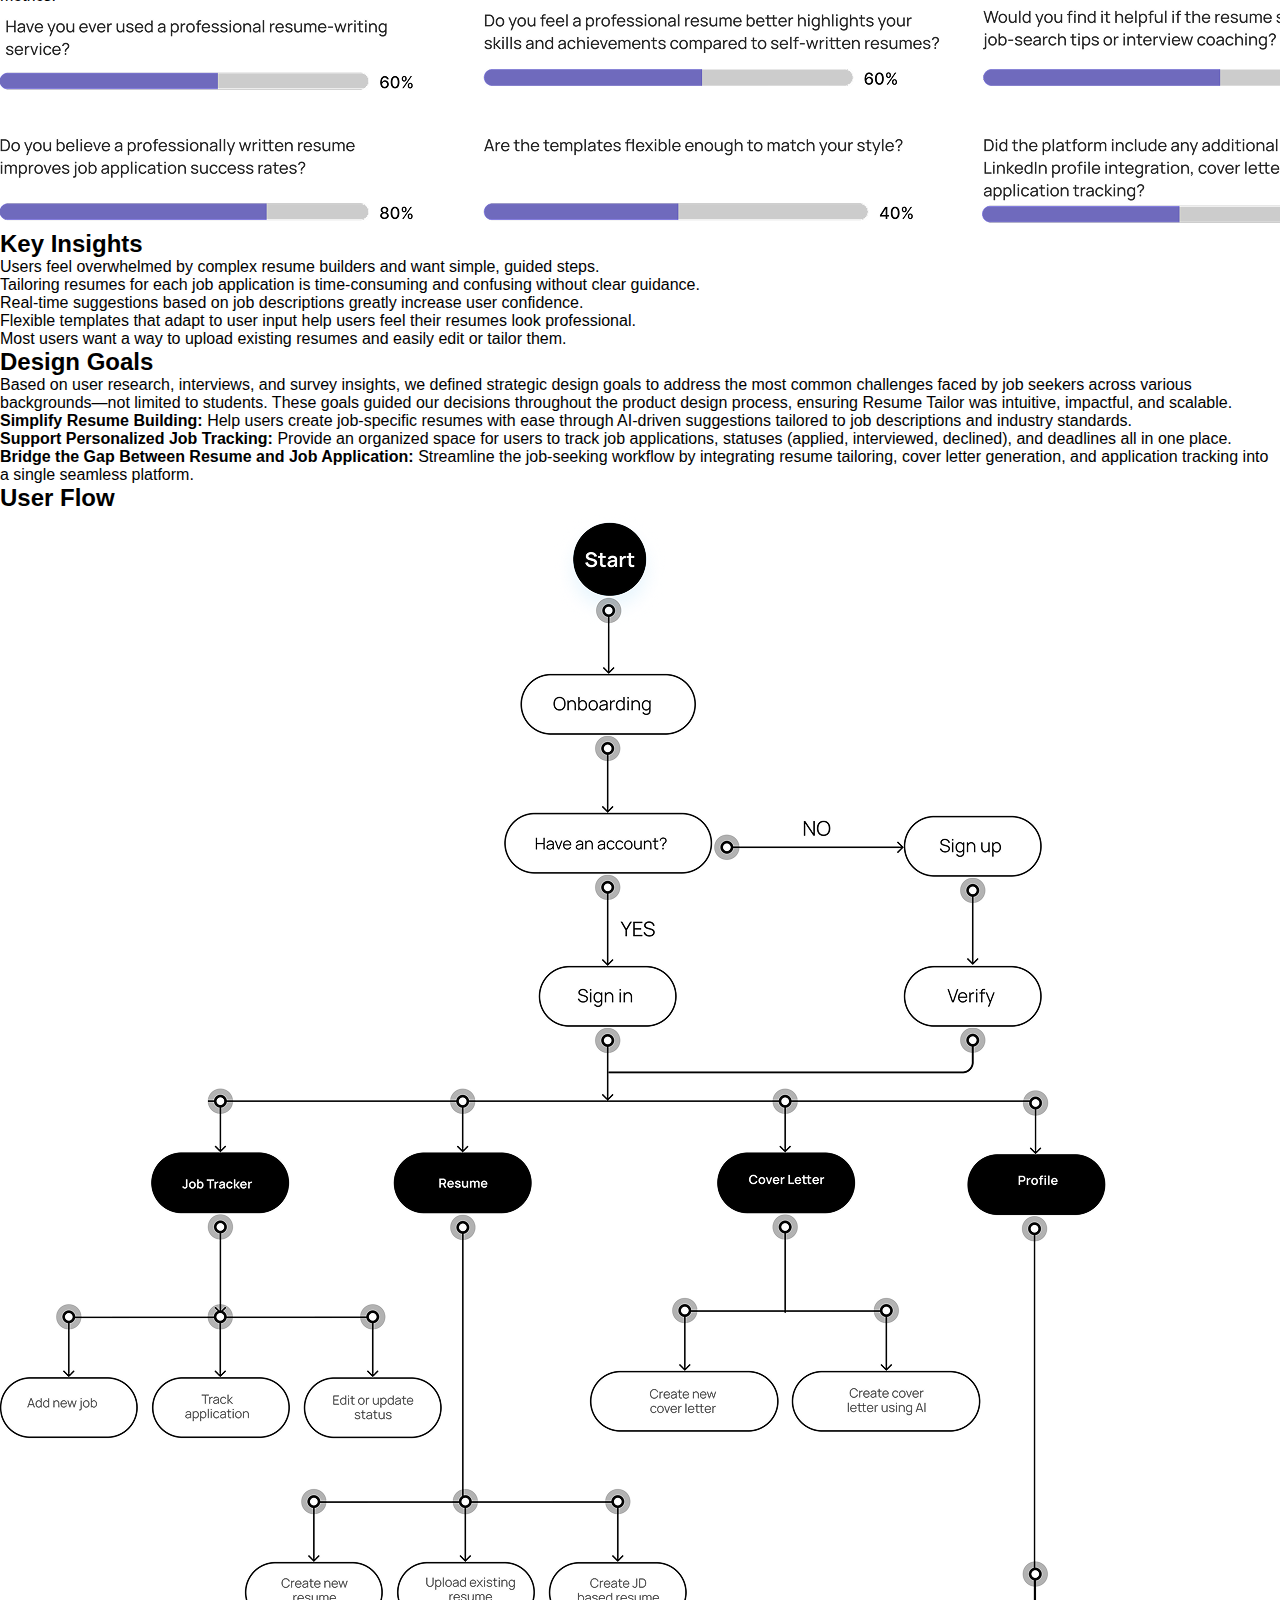
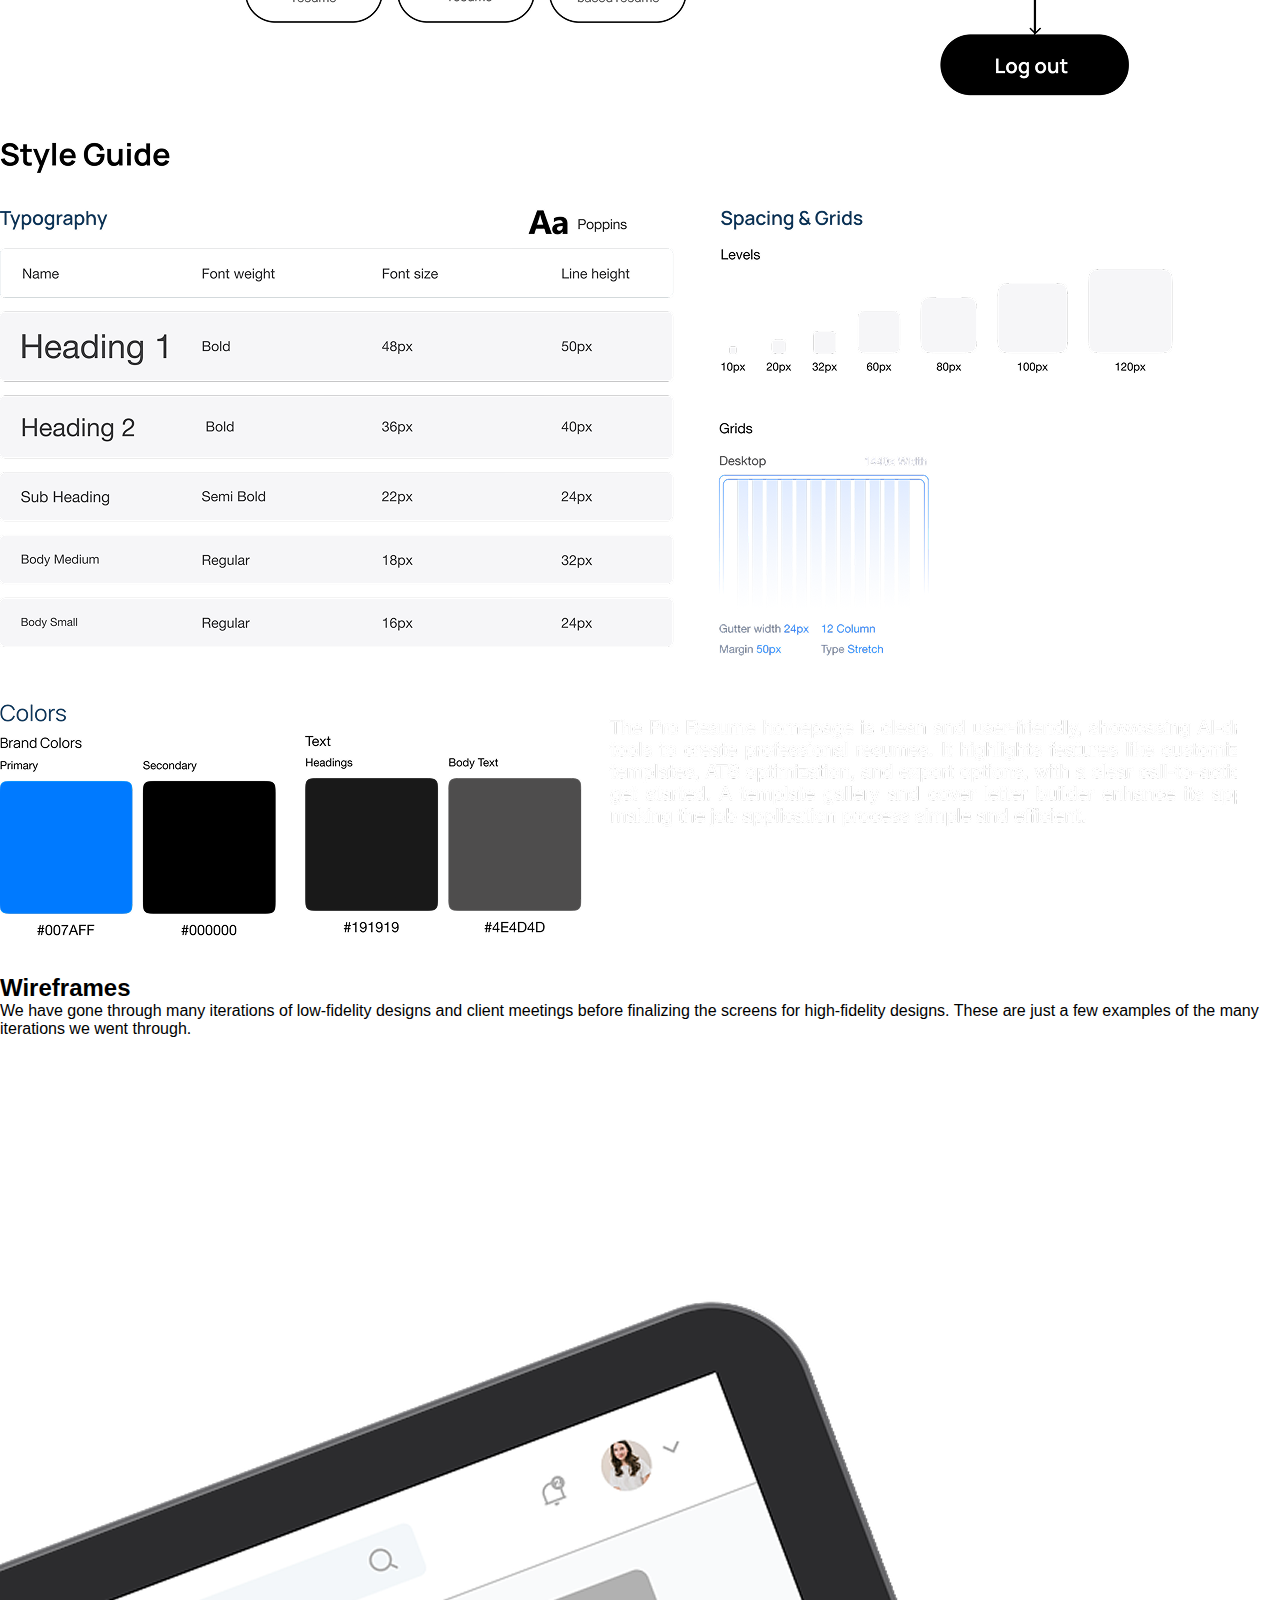
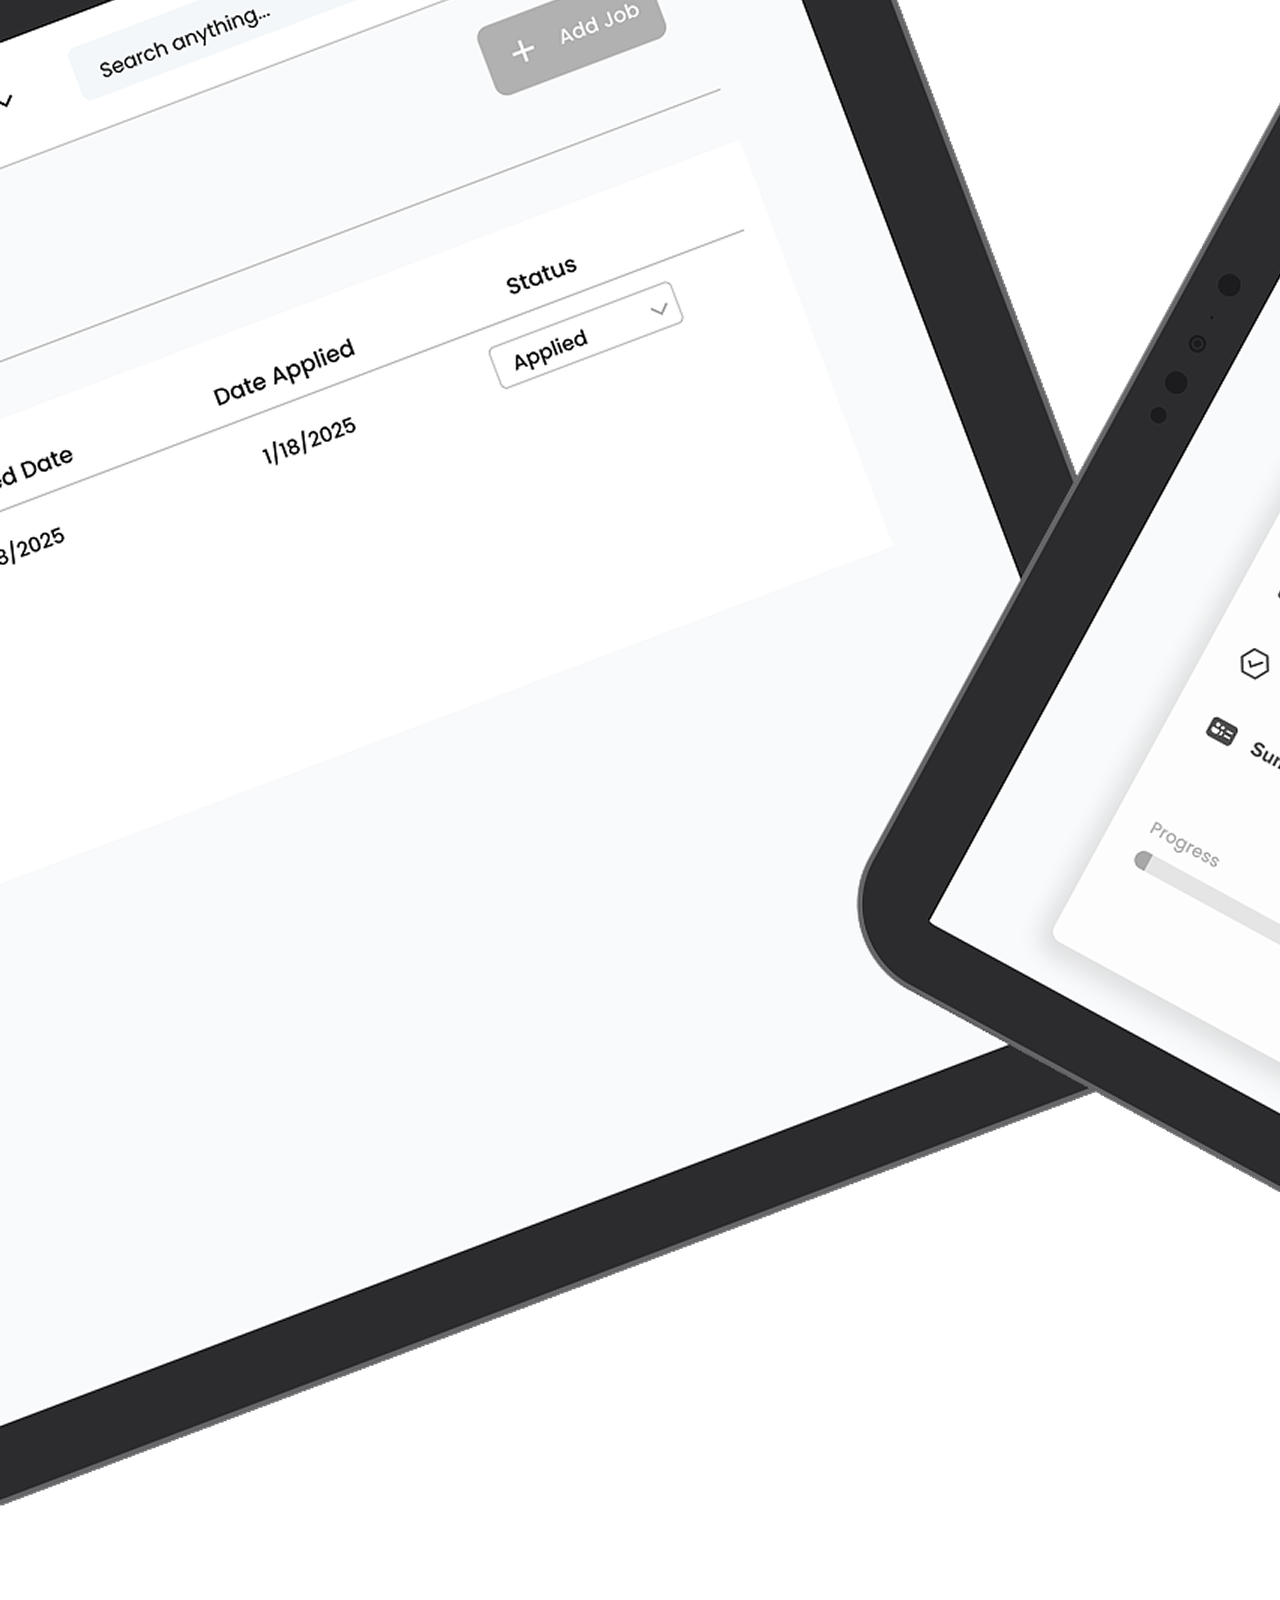
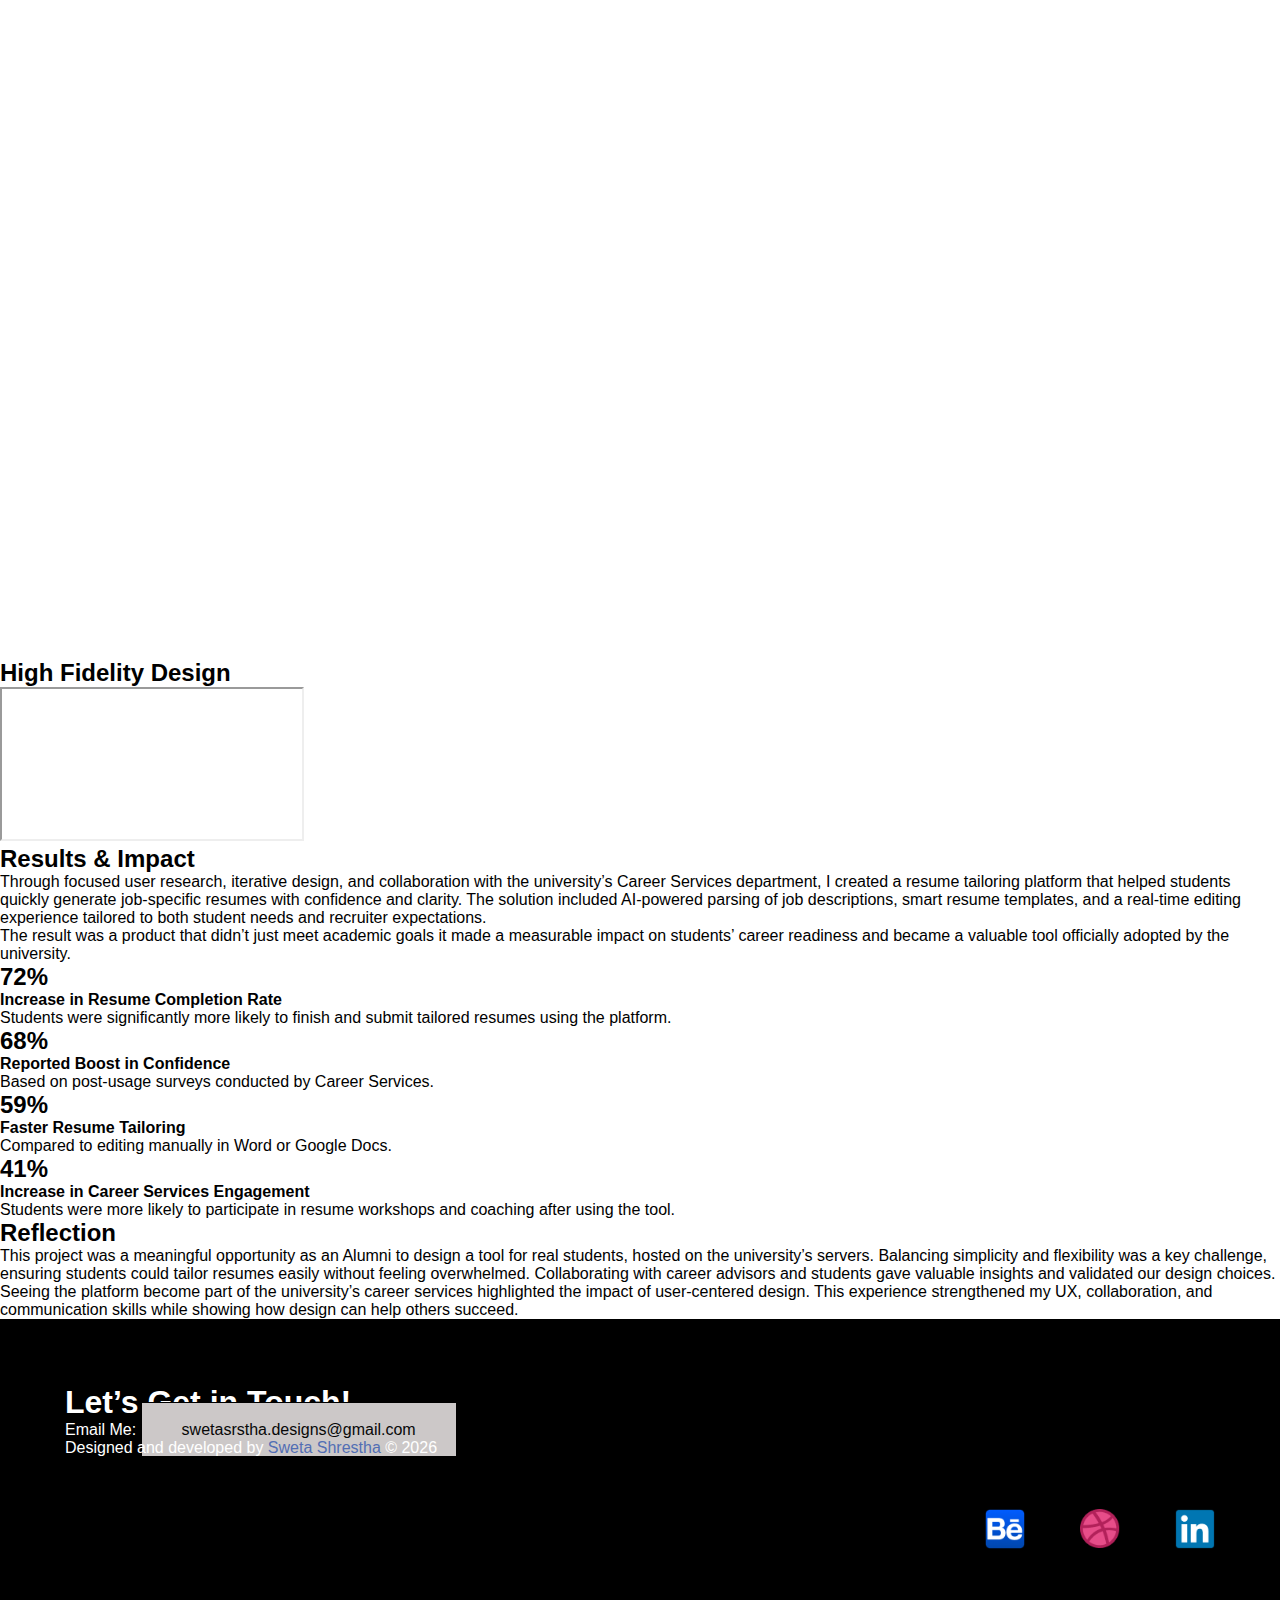
<file: resume-tailor.html>
<!DOCTYPE html>
<html lang="en">
    <head>
        <meta charset="UTF-8" />
        <meta name="viewport" content="width=device-width, initial-scale=1.0" />
        <title>Sweta Shrestha</title>

        <link rel="icon" href="../images/sweta.jpeg" type="image/x-icon" />
        <link rel="stylesheet" href="style.css" />
    </head>
    <body>
        <header>
            <h1>
                <a href="index.html">🌻Sweta Shrestha</a>
            </h1>
            <button class="nav-toggle" aria-label="Toggle navigation">☰</button>
            <nav>
                <ul class="nav-list">
                    <li><a href="index.html">Home</a></li>
                    <li><a href="about.html">About</a></li>
                    <li><a href="index.html#projects">Projects</a></li>
                    <li>
                        <a
                            href="https://www.linkedin.com/in/sweta-shrestha-118148190/"
                            target="_blank"
                            >LinkedIn</a
                        >
                    </li>
                    <li>
                        <a href="./pdfs/my-resume.pdf" target="_blank"
                            >Resume</a
                        >
                    </li>
                    <li>
                        <a href="#contact" class="btn__contact">GET IN TOUCH</a>
                    </li>
                </ul>
            </nav>
        </header>

        <div class="case-study">
            <h1 class="case-study-title">Resume Tailor</h1>
            <p class="case-study-subtitle">
                AI-powered resume builder to create job-specific resumes easily.
            </p>

            <img
                class="case-study-main-image"
                src="./images/resume-tailor/resume-tailor-main-image.png"
            />

            <div class="case-study-info">
                <div class="case-study-insights">
                    <div class="insights">
                        <p class="insight-title">Industry</p>
                        <p class="insight-detail">
                            Education Technology (EdTech)
                        </p>
                    </div>

                    <div class="insights">
                        <p class="insight-title">Role</p>
                        <p class="insight-detail">UI/UX Designer</p>
                    </div>

                    <div class="insights">
                        <p class="insight-title">Team</p>
                        <p class="insight-detail">5 team members</p>
                    </div>

                    <div class="insights">
                        <p class="insight-title">Duration</p>
                        <p class="insight-detail">4 Months</p>
                    </div>

                    <div class="insights">
                        <p class="insight-title">Approach</p>
                        <p class="insight-detail">User-centered design</p>
                    </div>

                    <div class="insights">
                        <p class="insight-title">Tools</p>
                        <p class="insight-detail">Figma, Figjam, Slack, Miro</p>
                    </div>
                </div>

                <div class="case-study-overview">
                    <div class="overview">
                        <h2 class="overview-title">Overview</h2>
                        <p class="overview-details">
                            Resume Tailor is an
                            <strong>AI-assisted</strong> resume builder designed
                            to help users create personalized, job-specific
                            resumes quickly and confidently. As an Alumni, I was
                            part of a team of skilled students contracted by our
                            university to develop this platform. It supports
                            users in three ways: creating resumes from scratch,
                            uploading existing ones for editing, and tailoring
                            resumes based on job descriptions using AI
                            suggestions. Though initially built for students, it
                            serves anyone looking to craft effective, targeted
                            resumes.
                        </p>
                    </div>

                    <div class="overview">
                        <h2 class="overview-title">Problem Space</h2>
                        <p class="overview-details">
                            Many job seekers struggle with adapting their
                            resumes for different job applications, often
                            defaulting to a single generic version. This reduces
                            their chances of standing out in competitive
                            markets. Our user research revealed that most
                            individuals lack clarity on what to include or
                            modify for specific roles, and find existing resume
                            platforms either too complex, too rigid, or not
                            personalized enough. These challenges are especially
                            common among first-time job seekers or those with
                            limited guidance. Resume Tailor was designed to
                            solve these issues by combining simplicity,
                            flexibility, and intelligent assistance enabling
                            users to create targeted, professional resumes
                            without the guesswork.
                        </p>
                    </div>
                </div>
            </div>

            <div class="overview">
                <h2 class="overview-title">Problem Statement</h2>
                <p class="overview-details">
                    How can we help people quickly make resumes that fit the
                    jobs they want?
                </p>
            </div>

            <div class="full-width-section resume-tailor">
                <div class="overview">
                    <h2 class="overview-title">User Research & Key Insights</h2>

                    <h2 class="overview-title">Qualitative Research</h2>
                    <ul class="overview-list">
                        <li>
                            Interviewed 10 job seekers (students, grads, career
                            changers) to understand resume challenges.
                        </li>
                        <li>
                            Analyzed popular resume tools (Zety, Canva, Rezi) to
                            identify strengths and weaknesses.
                        </li>
                        <li>
                            Reviewed university career portals to find gaps in
                            existing services.
                        </li>
                        <li>
                            Tested early designs with 5 users to gather feedback
                            on usability and clarity.
                        </li>
                    </ul>

                    <h2 class="overview-title" style="margin-top: 30px">
                        Quantitative Research
                    </h2>
                    <p class="overview-details">
                        We conducted a quantitative research study using Google
                        Forms to collect data from approximately 15 users.
                        Collaborating with my classmates, I designed and
                        executed an online survey to analyze user preferences
                        and challenges with creating resumes. The primary
                        objective was to understand the impact of these services
                        on user behavior and efficiency metrics.
                    </p>

                    <img
                        class="overview-image"
                        src="./images/resume-tailor/user-research.png"
                    />

                    <h2 class="overview-title">Key Insights</h2>
                    <ul class="overview-list">
                        <li>
                            Users feel overwhelmed by complex resume builders
                            and want simple, guided steps.
                        </li>
                        <li>
                            Tailoring resumes for each job application is
                            time-consuming and confusing without clear guidance.
                        </li>
                        <li>
                            Real-time suggestions based on job descriptions
                            greatly increase user confidence.
                        </li>
                        <li>
                            Flexible templates that adapt to user input help
                            users feel their resumes look professional.
                        </li>
                        <li>
                            Most users want a way to upload existing resumes and
                            easily edit or tailor them.
                        </li>
                    </ul>
                </div>
            </div>

            <div class="overview">
                <h2 class="overview-title">Design Goals</h2>
                <p class="overview-details">
                    Based on user research, interviews, and survey insights, we
                    defined strategic design goals to address the most common
                    challenges faced by job seekers across various
                    backgrounds—not limited to students. These goals guided our
                    decisions throughout the product design process, ensuring
                    Resume Tailor was intuitive, impactful, and scalable.
                </p>
                <ul class="overview-list">
                    <li>
                        <b>Simplify Resume Building:</b>
                        Help users create job-specific resumes with ease through
                        AI-driven suggestions tailored to job descriptions and
                        industry standards.
                    </li>
                    <li>
                        <b>Support Personalized Job Tracking:</b> Provide an
                        organized space for users to track job applications,
                        statuses (applied, interviewed, declined), and deadlines
                        all in one place.
                    </li>
                    <li>
                        <b
                            >Bridge the Gap Between Resume and Job
                            Application:</b
                        >
                        Streamline the job-seeking workflow by integrating
                        resume tailoring, cover letter generation, and
                        application tracking into a single seamless platform.
                    </li>
                </ul>
            </div>

            <div class="overview">
                <h2 class="overview-title">User Flow</h2>

                <img
                    class="overview-image"
                    src="./images/resume-tailor/user-flow.png"
                />

                <img
                    class="overview-image"
                    src="./images/resume-tailor/style-guide.png"
                />
            </div>

            <div class="overview">
                <h2 class="overview-title">Wireframes</h2>

                <p class="overview-details">
                    We have gone through many iterations of low-fidelity designs
                    and client meetings before finalizing the screens for
                    high-fidelity designs. These are just a few examples of the
                    many iterations we went through.
                </p>
                <img
                    class="final-design-image"
                    src="./images/resume-tailor/wireframe1.png"
                    alt="Wireframe image"
                />
            </div>

            <div
                class="full-width-section awashub-darkmode"
                style="margin-top: -90px"
            >
                <div class="overview">
                    <h2 class="overview-title">High Fidelity Design</h2>
                    <div class="figma-container">
                        <iframe
                            class="figma-iframe"
                            src="https://embed.figma.com/proto/njgDfBq6k0FjBekbj0jzV8/Pro-Resume?node-id=975-19220&p=f&scaling=contain&content-scaling=fixed&page-id=972%3A8093&embed-host=share&hide-ui=1"
                            allowfullscreen
                        ></iframe>
                    </div>
                </div>
            </div>

            <div class="overview" style="margin-top: 0px">
                <h2 class="overview-title">Results & Impact</h2>
                <p class="overview-details">
                    Through focused user research, iterative design, and
                    collaboration with the university’s Career Services
                    department, I created a resume tailoring platform that
                    helped students quickly generate job-specific resumes with
                    confidence and clarity. The solution included AI-powered
                    parsing of job descriptions, smart resume templates, and a
                    real-time editing experience tailored to both student needs
                    and recruiter expectations.
                </p>
                <p class="overview-details">
                    The result was a product that didn’t just meet academic
                    goals it made a measurable impact on students’ career
                    readiness and became a valuable tool officially adopted by
                    the university.
                </p>

                <!-- Need to add three segment here -->
                <div class="survey-stats">
                    <div class="stat-block-1">
                        <h2 class="stat-percentage">72%</h2>
                        <h4 class="stat-title">
                            Increase in Resume Completion Rate
                        </h4>
                        <p class="stat-description">
                            Students were significantly more likely to finish
                            and submit tailored resumes using the platform.
                        </p>
                    </div>

                    <div class="stat-block-1">
                        <h2 class="stat-percentage">68%</h2>
                        <h4 class="stat-title">Reported Boost in Confidence</h4>
                        <p class="stat-description">
                            Based on post-usage surveys conducted by Career
                            Services.
                        </p>
                    </div>

                    <div class="stat-block-1">
                        <h2 class="stat-percentage">59%</h2>
                        <h4 class="stat-title">Faster Resume Tailoring</h4>
                        <p class="stat-description">
                            Compared to editing manually in Word or Google Docs.
                        </p>
                    </div>

                    <div class="stat-block-1">
                        <h2 class="stat-percentage">41%</h2>
                        <h4 class="stat-title">
                            Increase in Career Services Engagement
                        </h4>
                        <p class="stat-description">
                            Students were more likely to participate in resume
                            workshops and coaching after using the tool.
                        </p>
                    </div>
                </div>
            </div>

            <div class="overview">
                <h2 class="overview-title">Reflection</h2>
                <p class="overview-details">
                    This project was a meaningful opportunity as an Alumni to
                    design a tool for real students, hosted on the university’s
                    servers. Balancing simplicity and flexibility was a key
                    challenge, ensuring students could tailor resumes easily
                    without feeling overwhelmed. Collaborating with career
                    advisors and students gave valuable insights and validated
                    our design choices.
                </p>
                <p class="overview-details">
                    Seeing the platform become part of the university’s career
                    services highlighted the impact of user-centered design.
                    This experience strengthened my UX, collaboration, and
                    communication skills while showing how design can help
                    others succeed.
                </p>
            </div>
        </div>

        <footer id="contact">
            <h1>Let’s Get in Touch!</h1>
            <span>Email Me: </span
            ><a class="mail" href="mailto:swetasrstha.designs@gmail.com"
                >swetasrstha.designs@gmail.com</a
            >

            <div class="designer__info">
                <p>
                    Designed and developed by
                    <span class="designer__name">Sweta Shrestha </span>&copy;
                    <span id="current-year"></span>
                </p>

                <div class="social-links">
                    <a
                        href="https://www.behance.net/swetashrestha3"
                        target="_blank"
                        ><img
                            class="social-links-img"
                            src="./images/behance.png"
                            alt="Behance"
                    /></a>
                    <a href="https://dribbble.com/swetasrstha" target="_blank"
                        ><img
                            class="social-links-img"
                            src="./images/dribble.png"
                            alt="Dribble"
                    /></a>
                    <a
                        href="https://www.linkedin.com/in/sweta-shrestha-118148190/"
                        target="_blank"
                        ><img
                            class="social-links-img"
                            src="./images/linkedin.png"
                            alt="LinkedIn"
                    /></a>
                </div>
            </div>
        </footer>
    </body>

    <script src="script.js"></script>
</html>
</file>
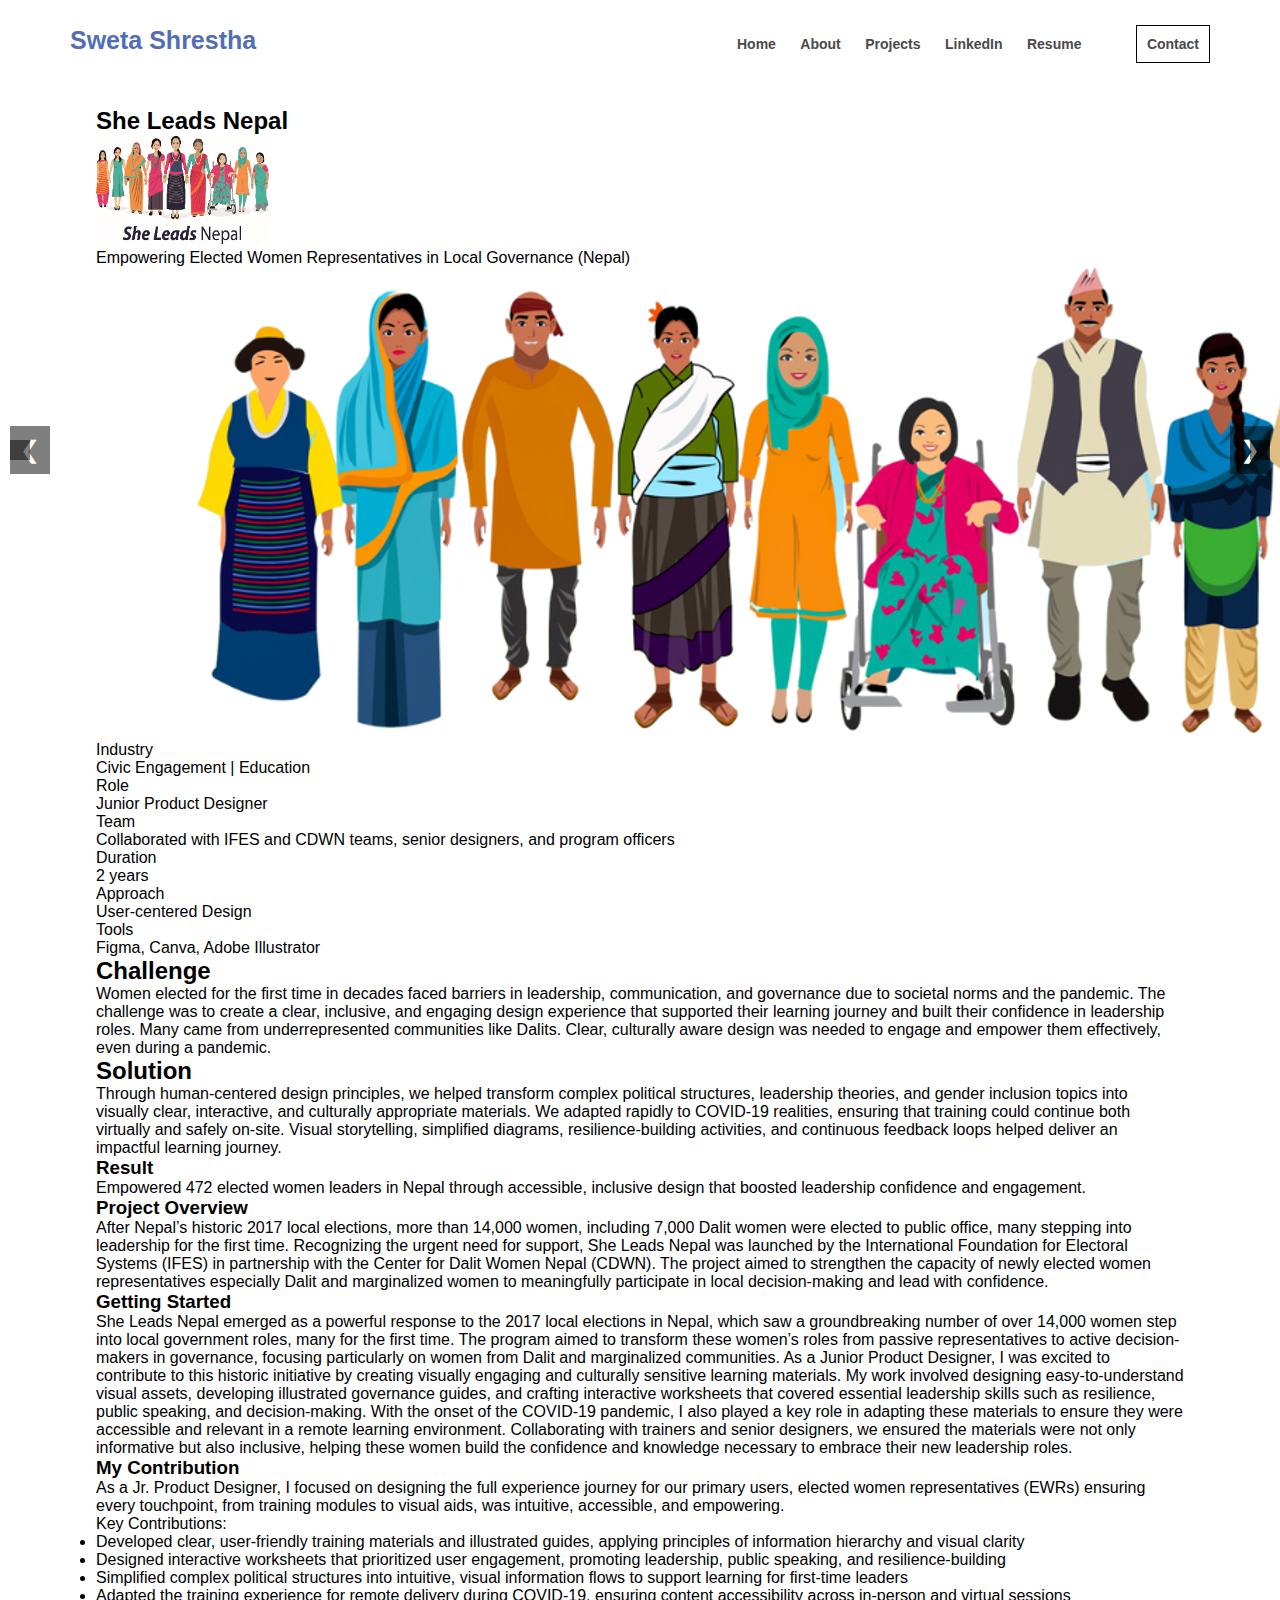
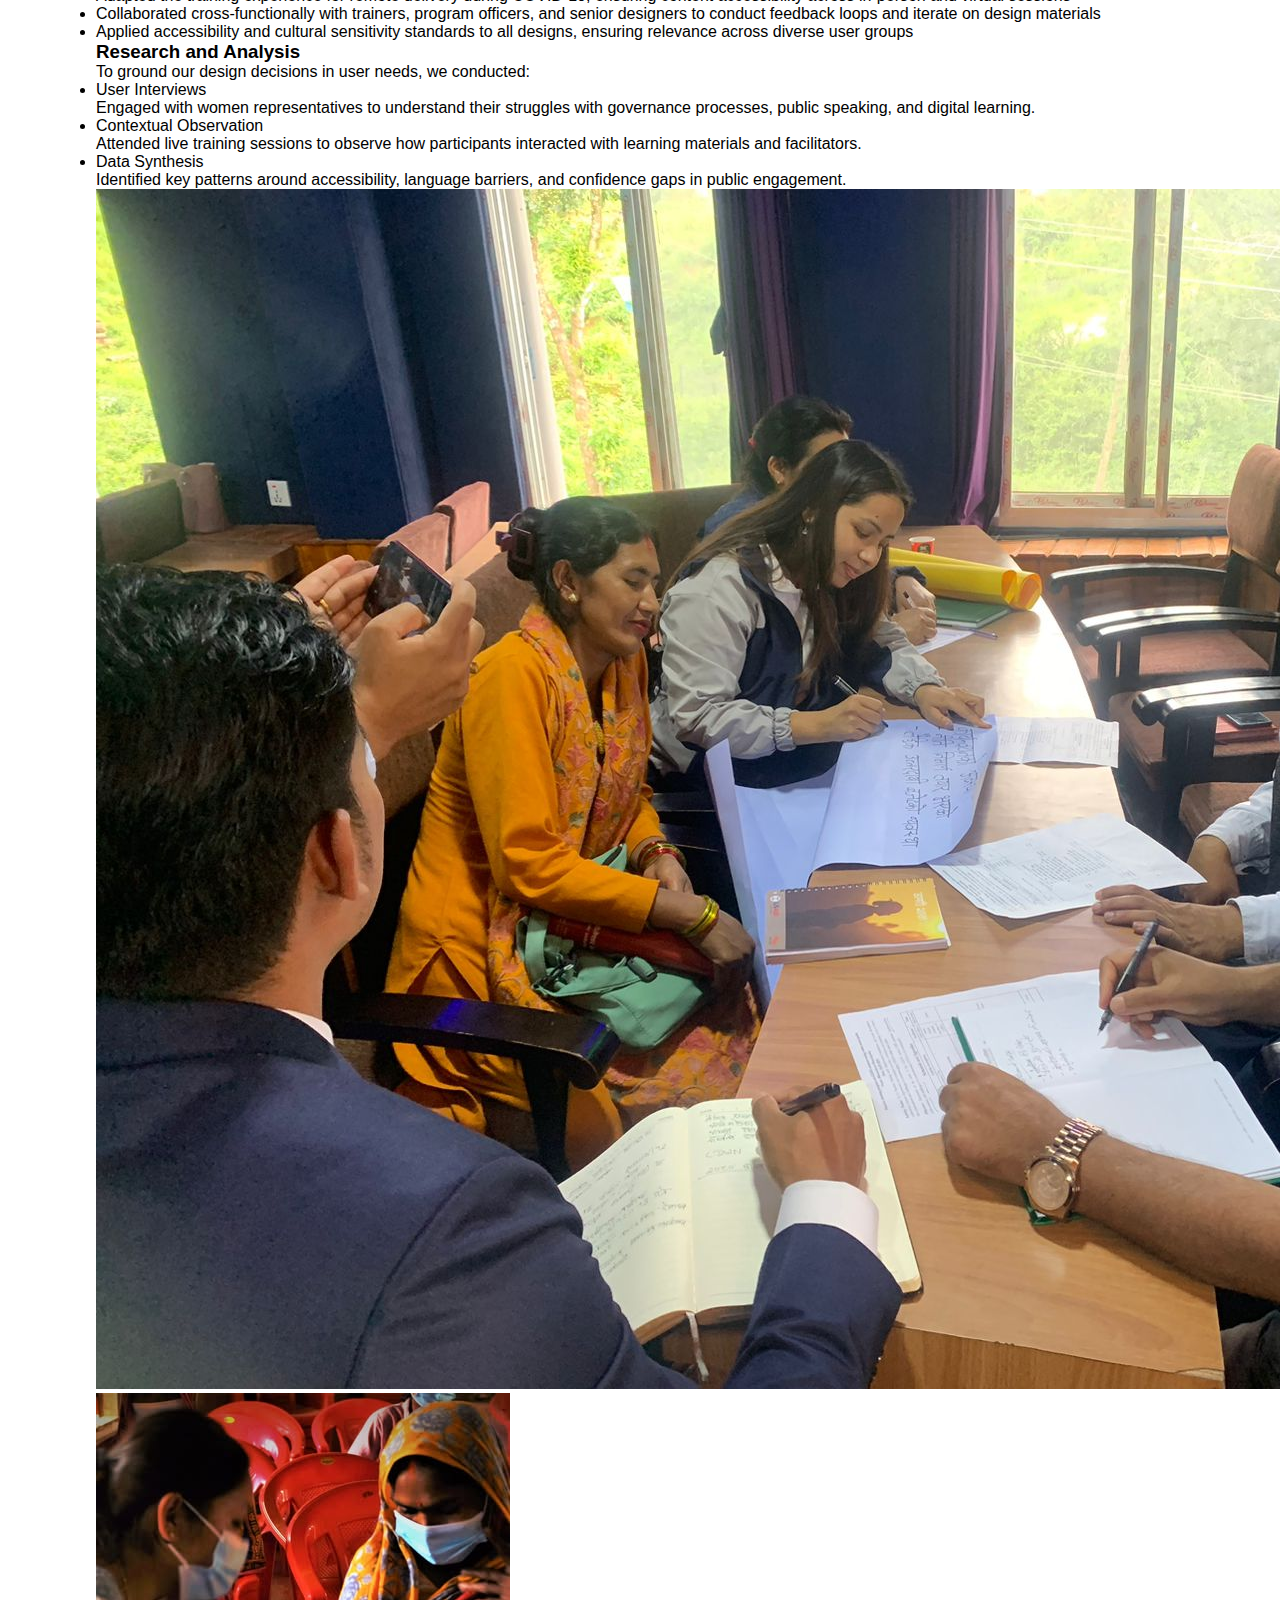
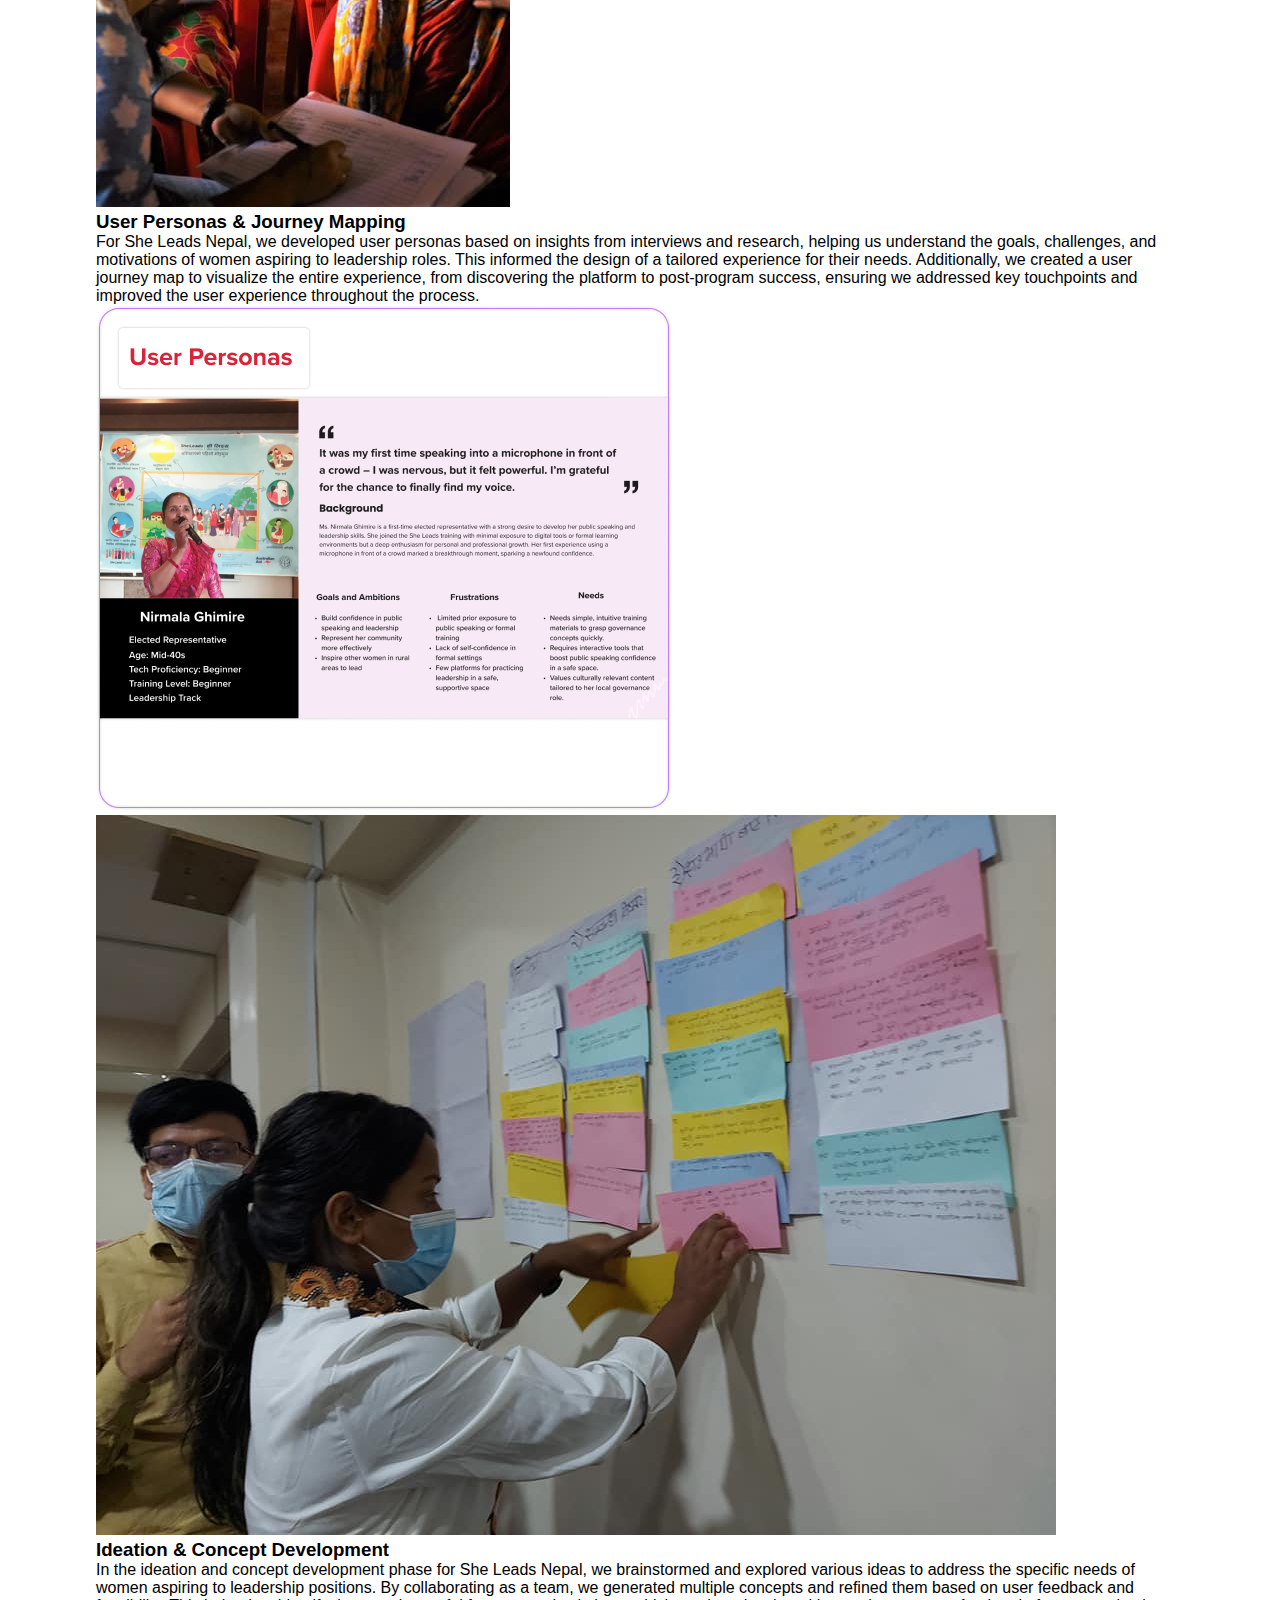
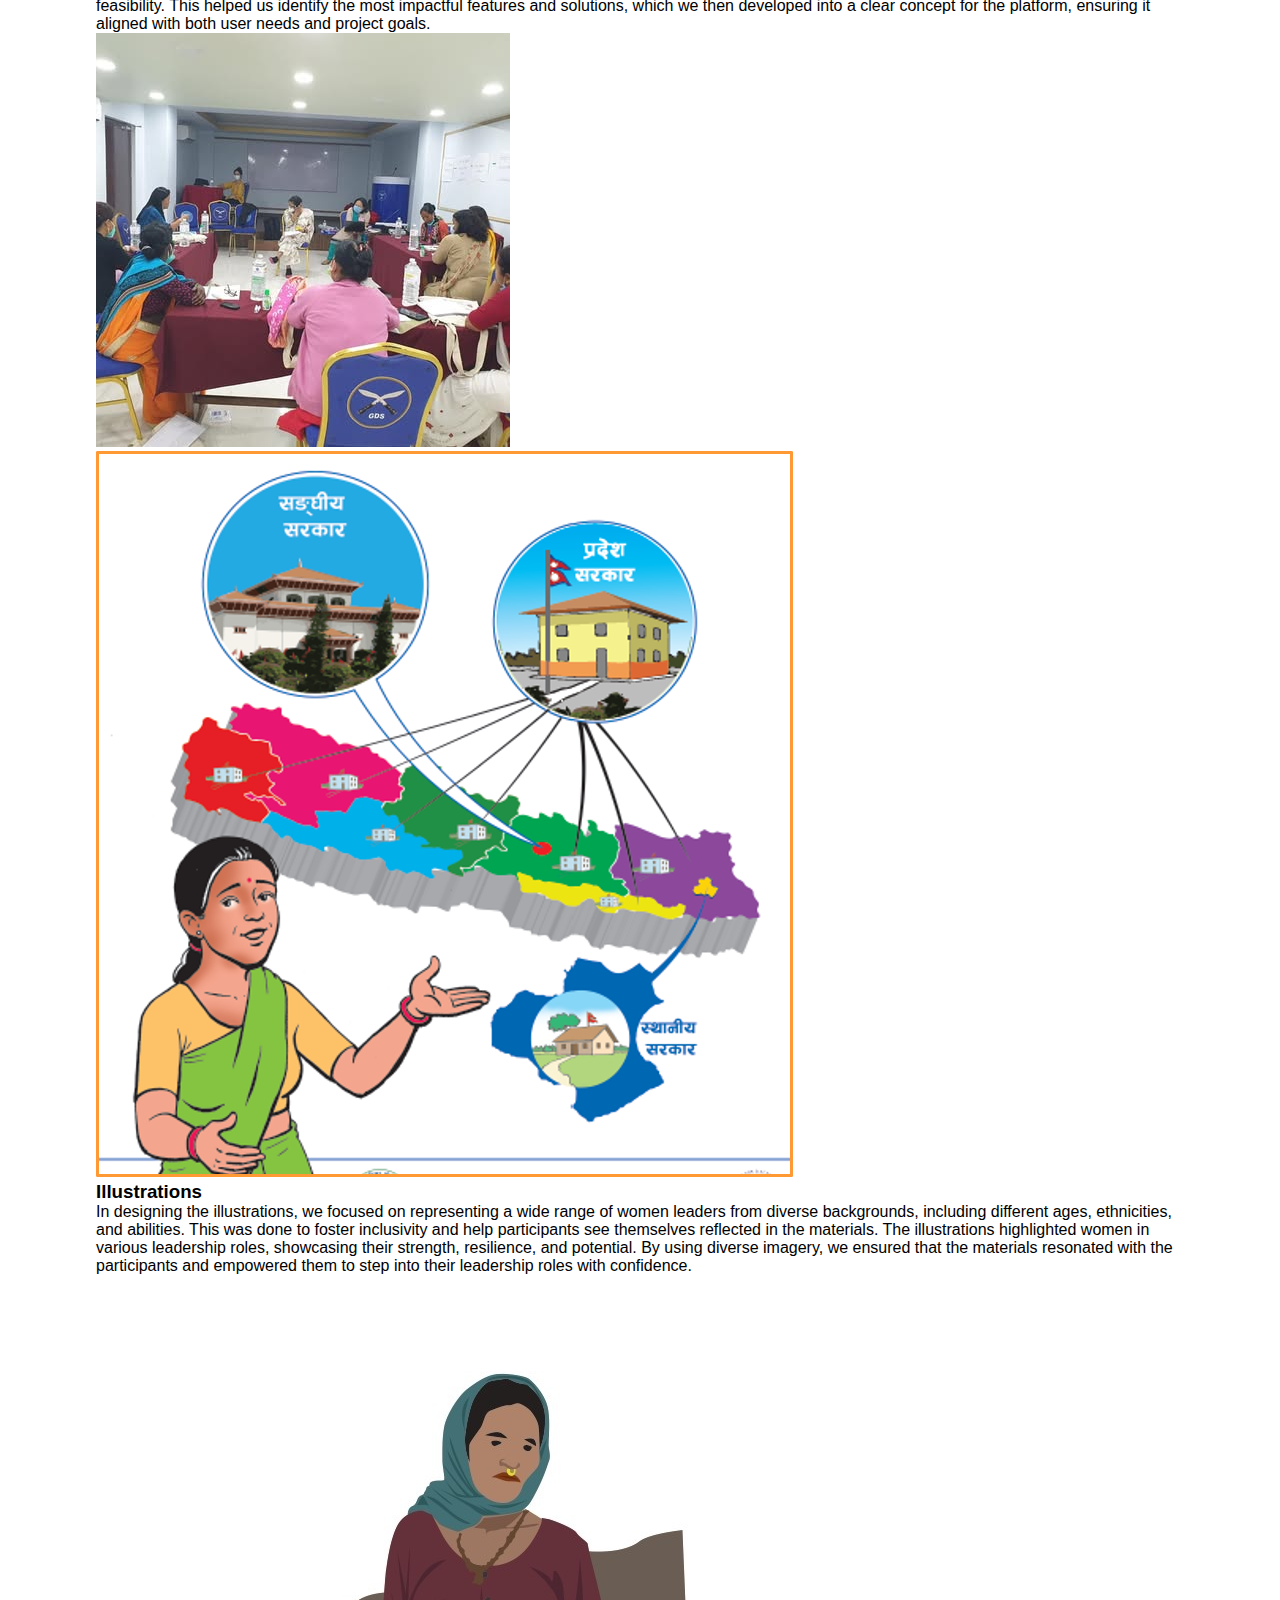
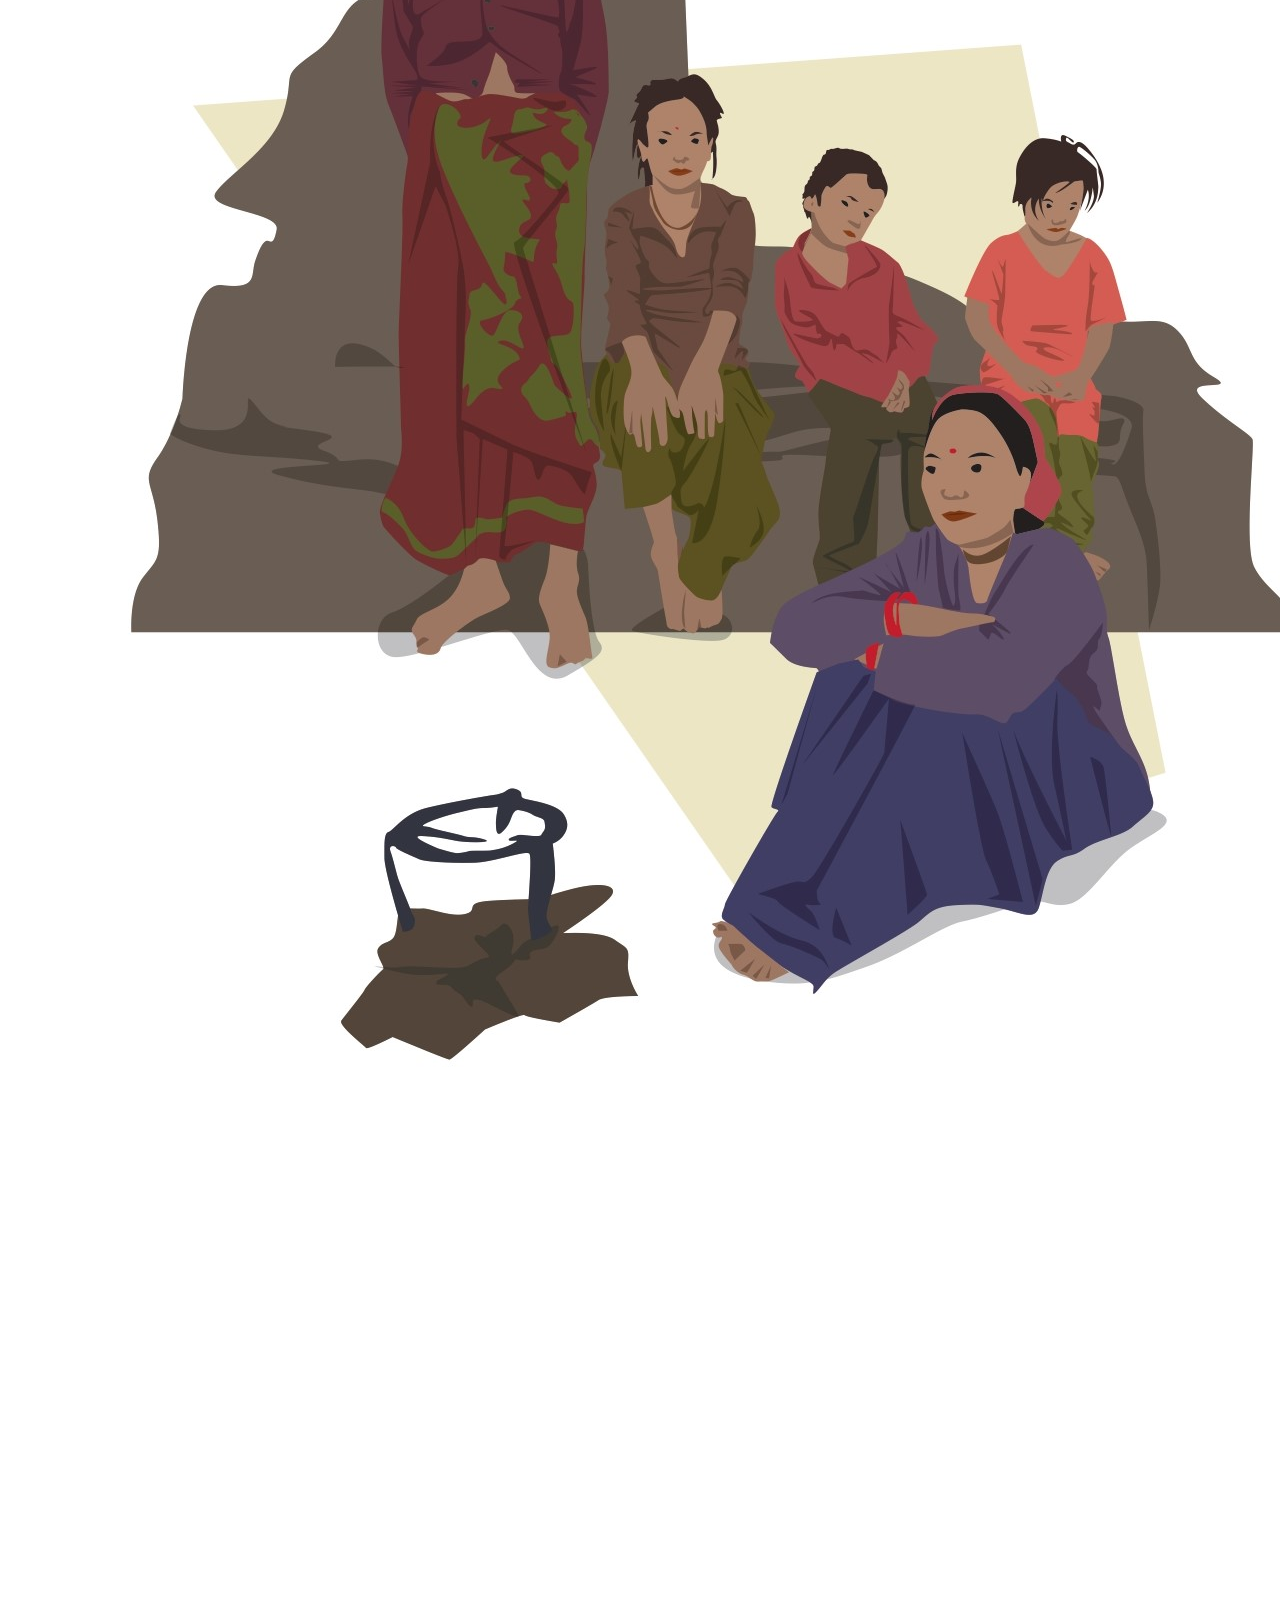
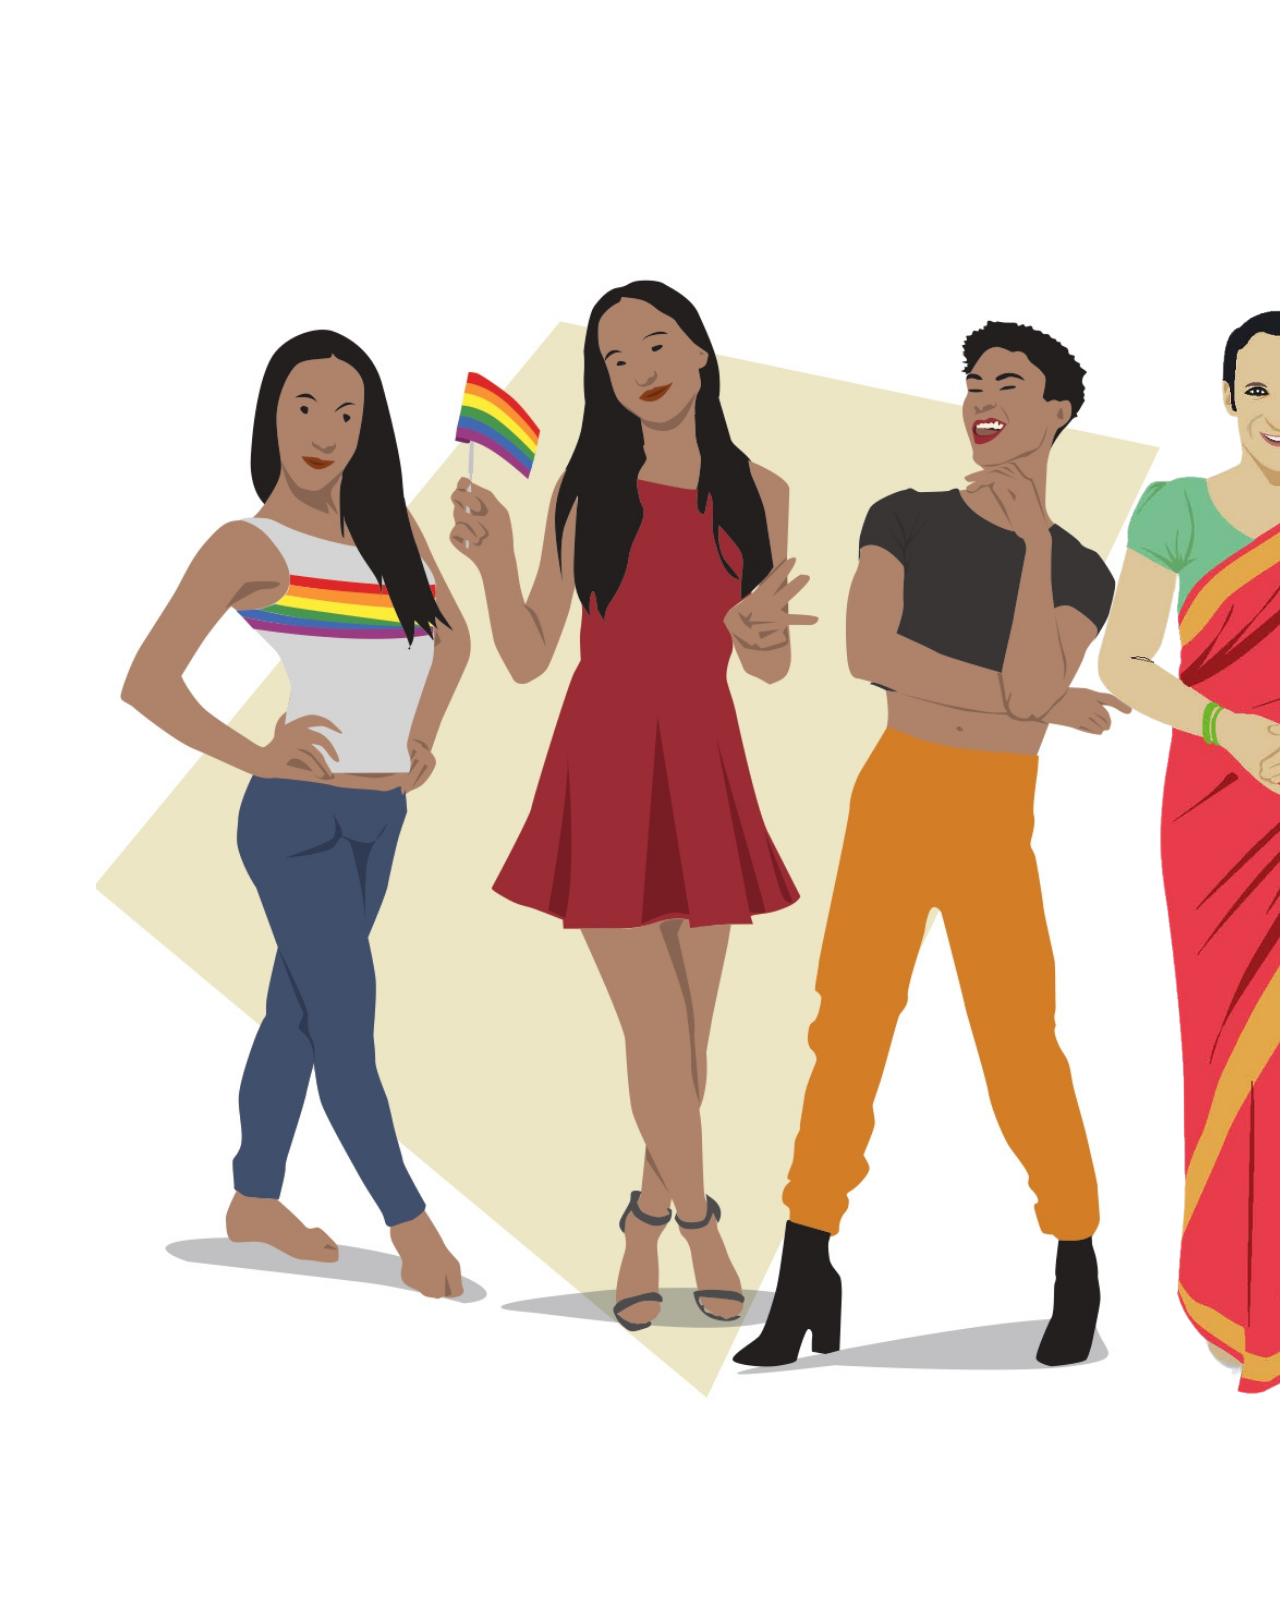
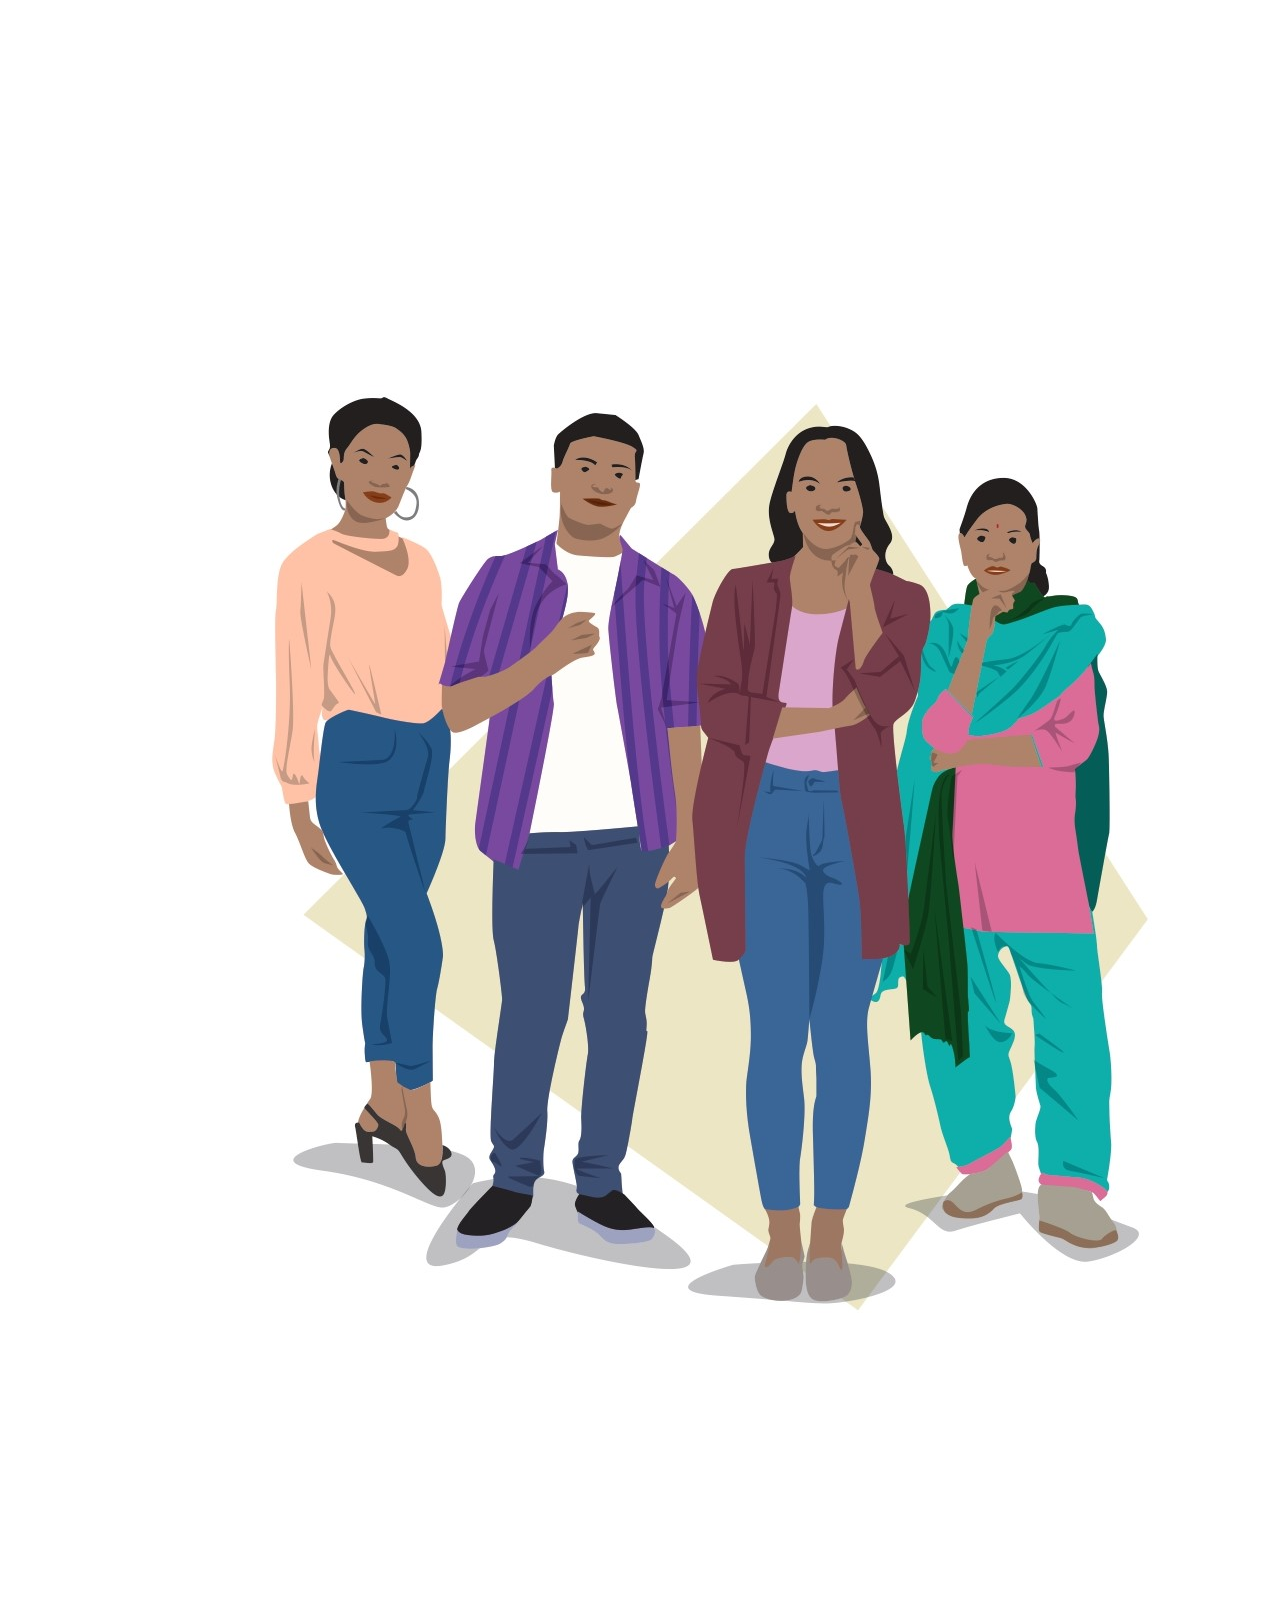
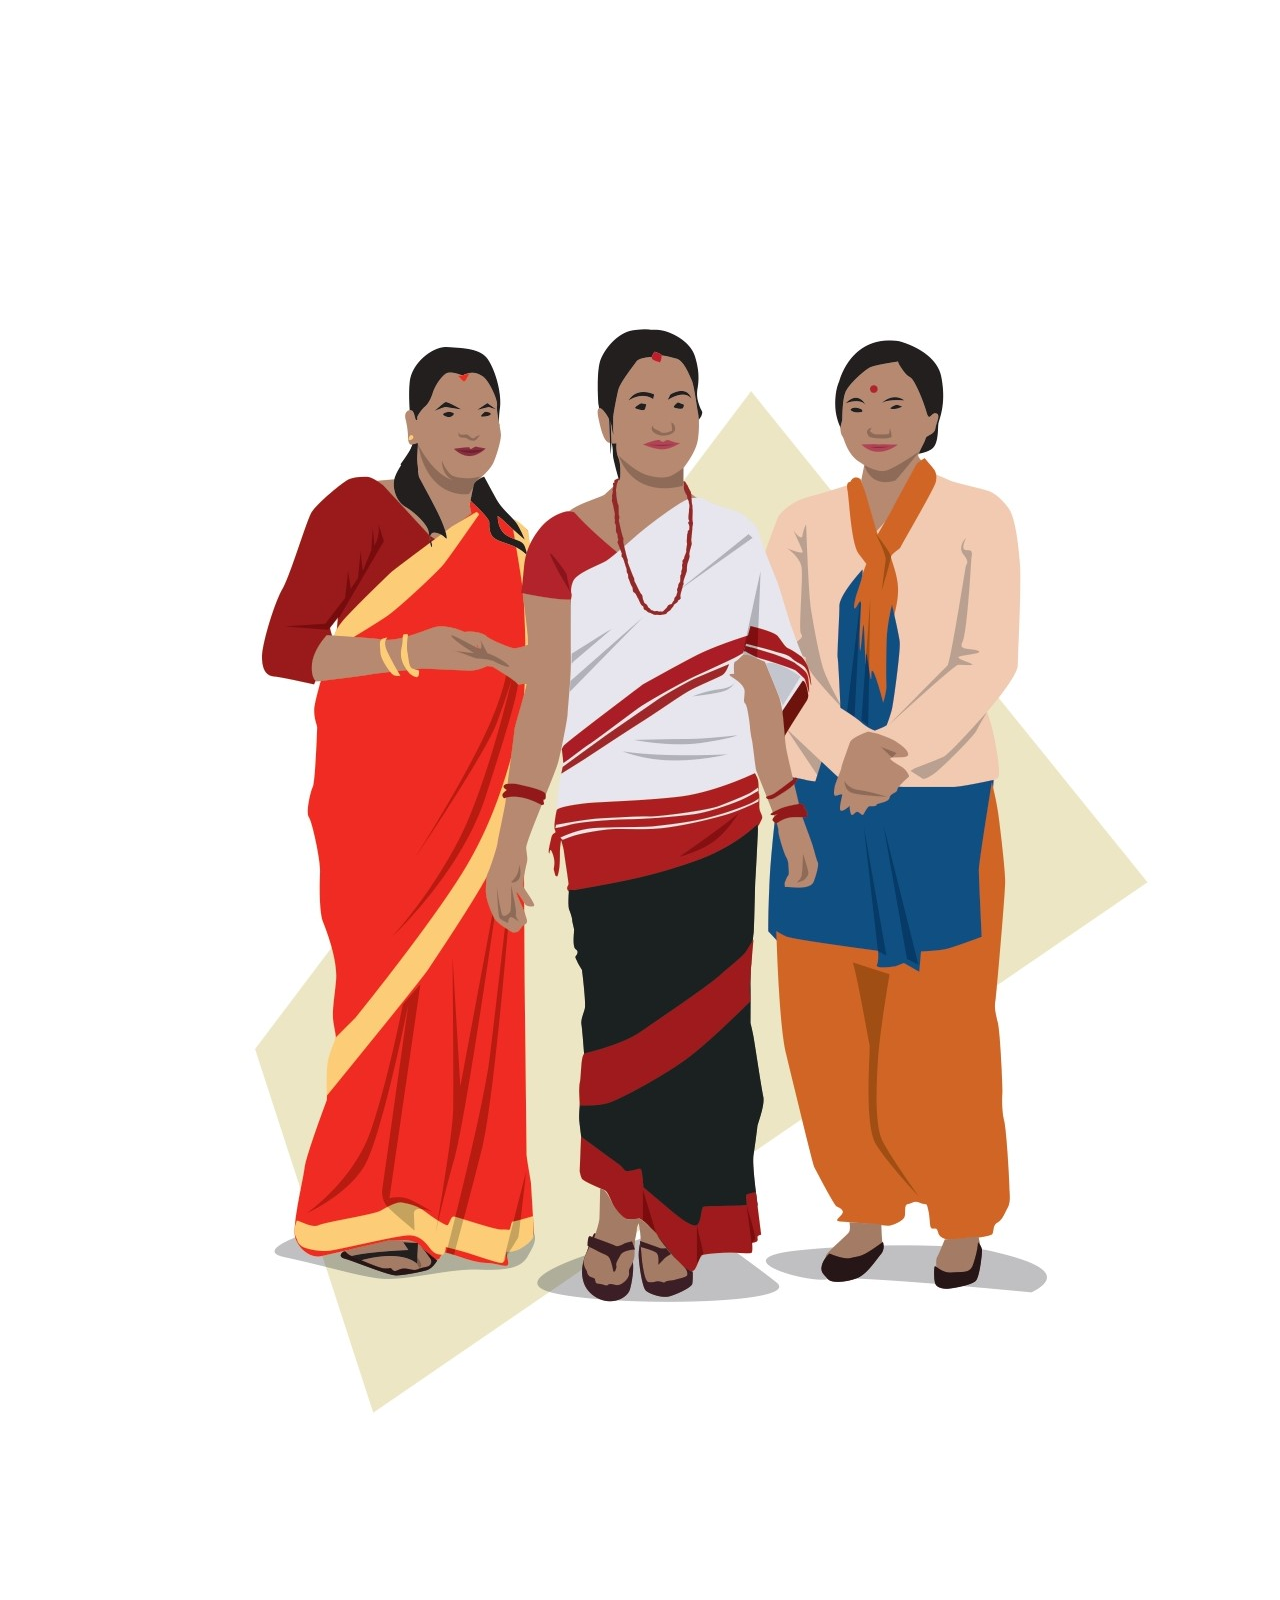
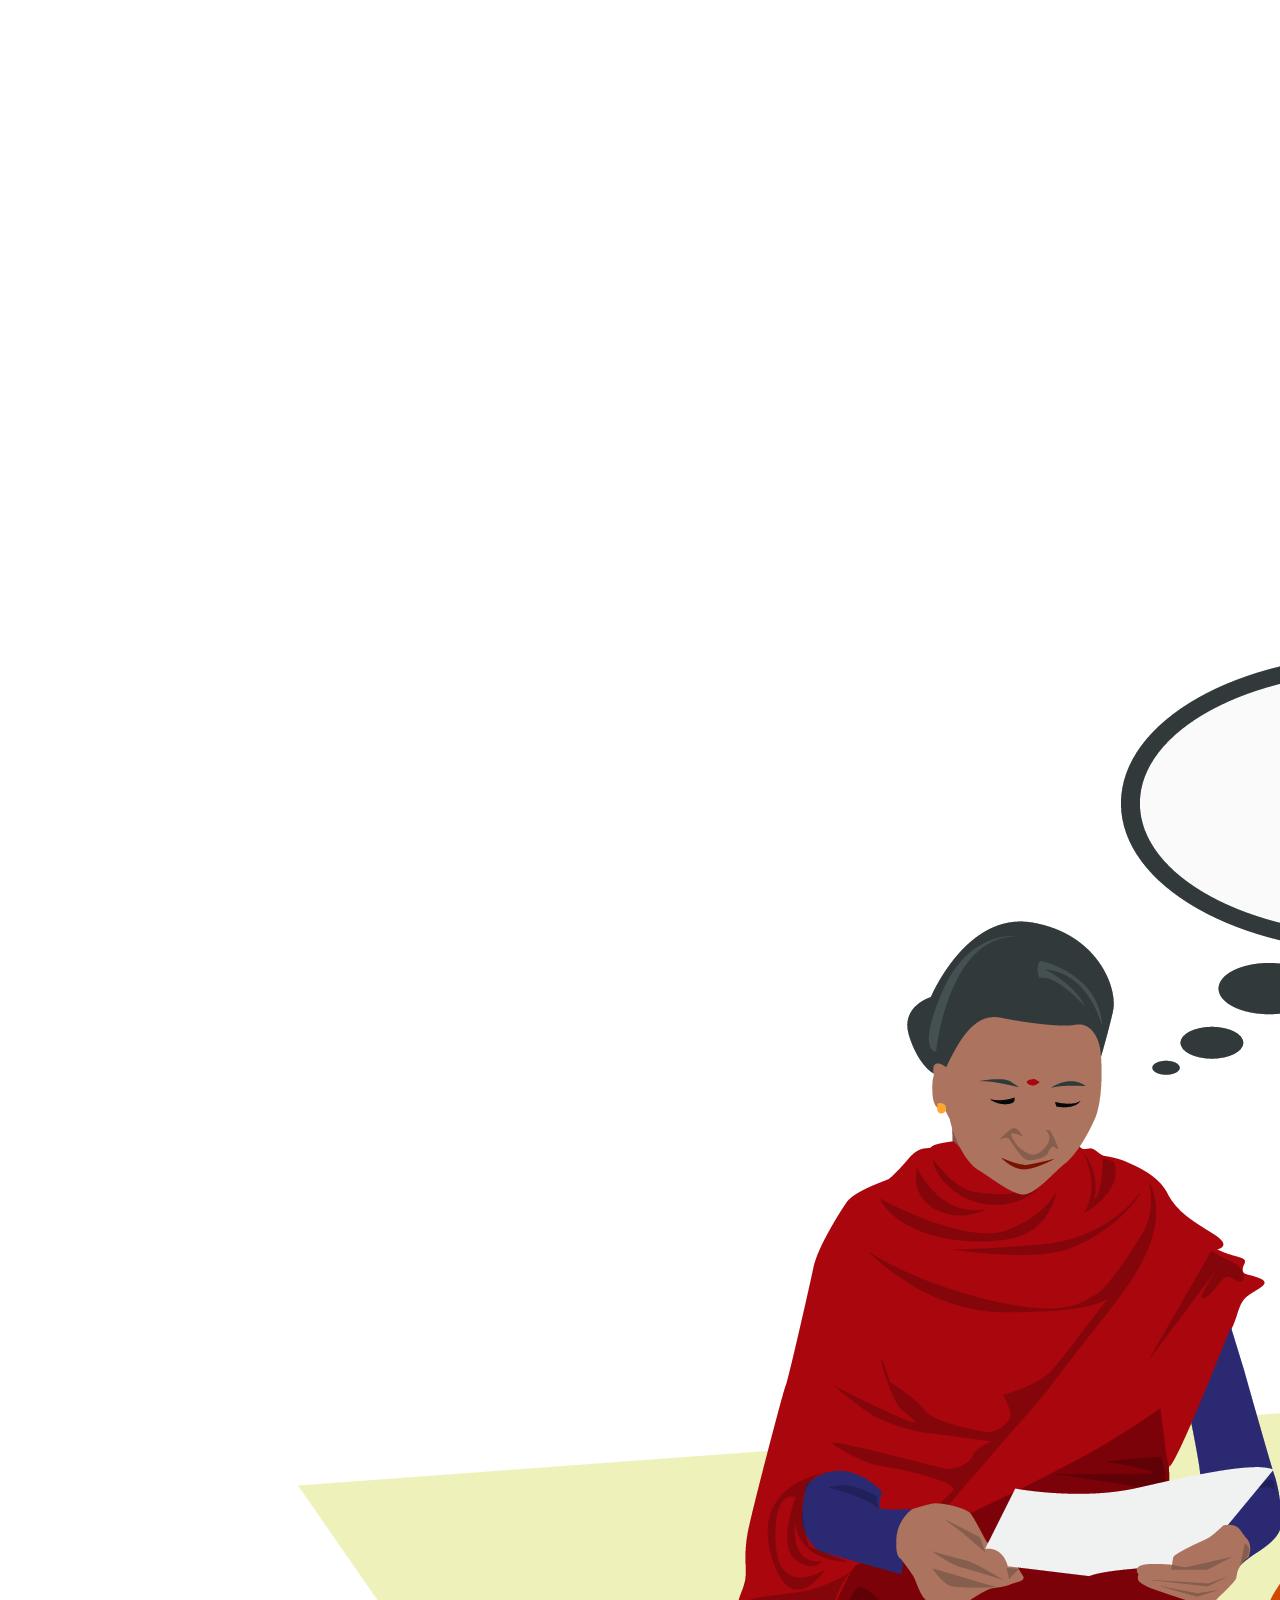
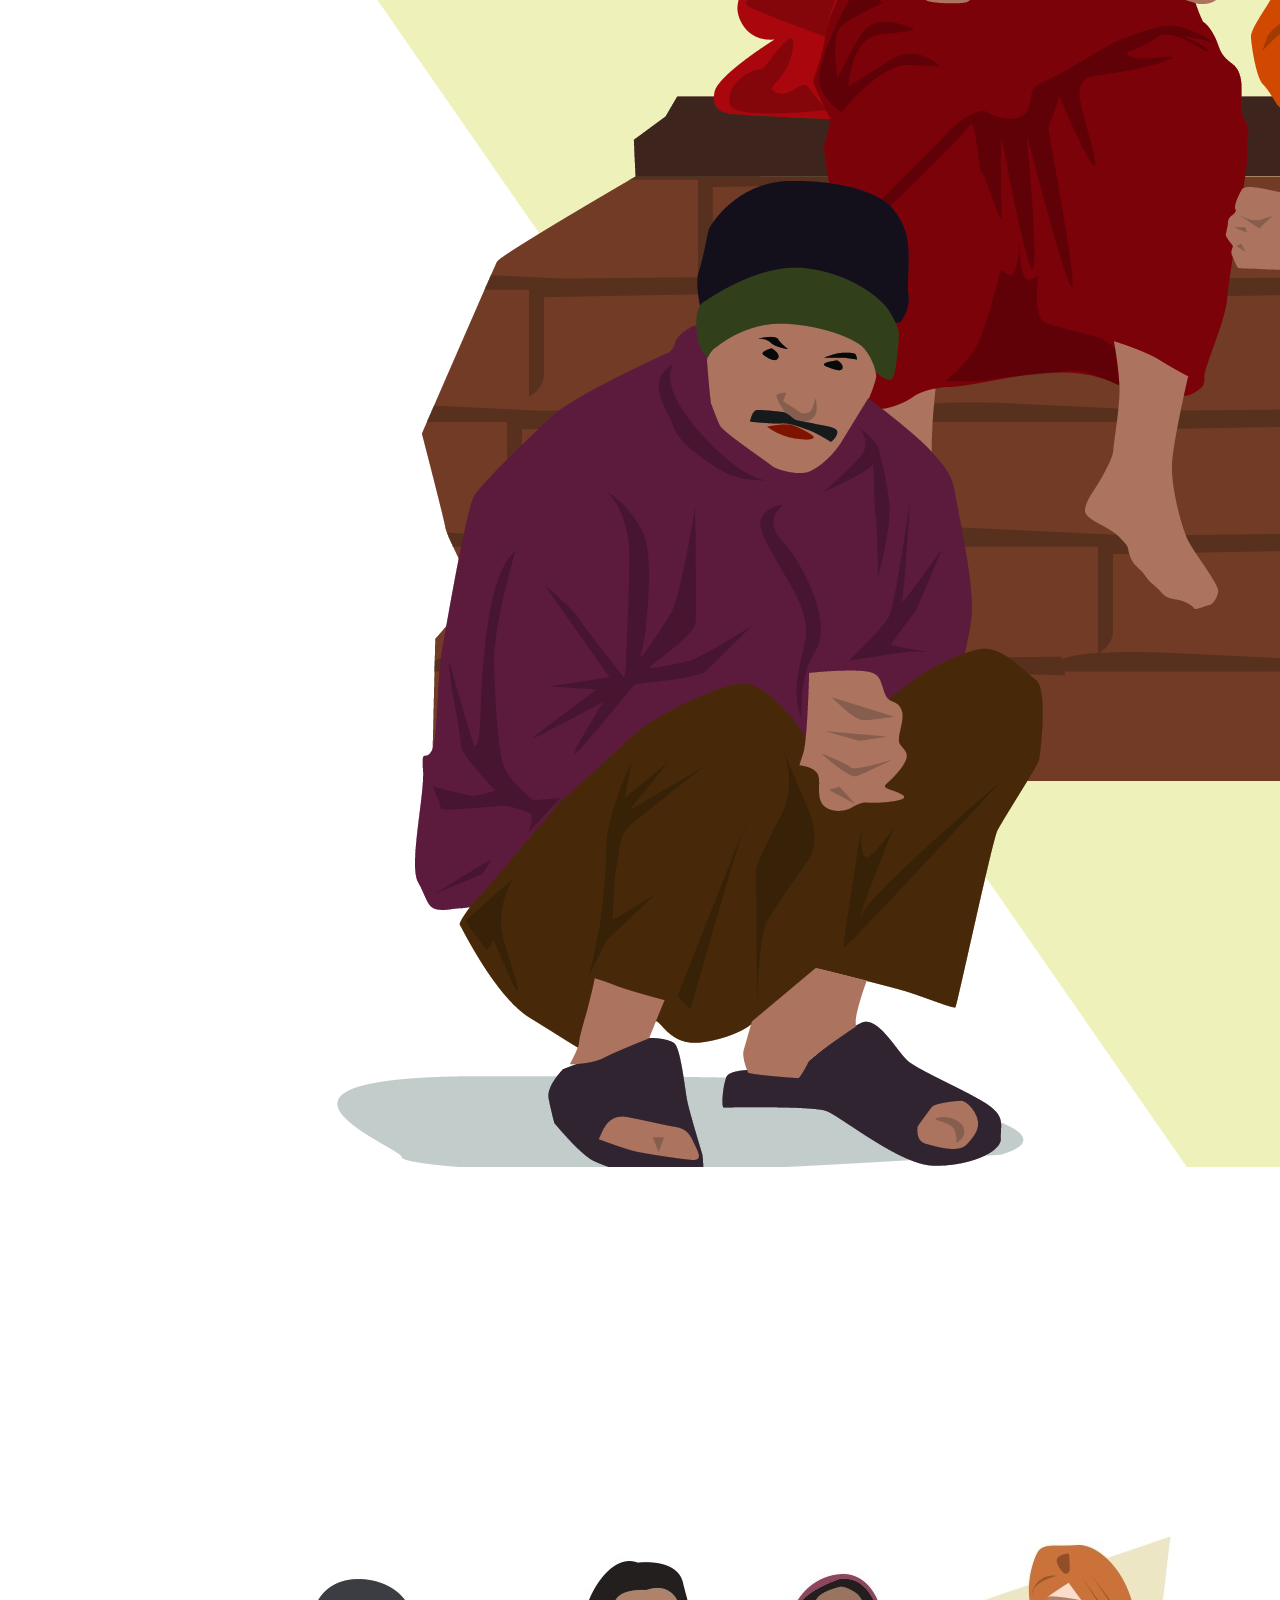
<file: sheleads.html>
<!DOCTYPE html>
<html lang="en">
    <head>
        <meta charset="UTF-8" />
        <meta name="viewport" content="width=device-width, initial-scale=1.0" />
        <title>Sweta Shrestha</title>

        <link rel="icon" href="../images/sweta.jpeg" type="image/x-icon" />
        <link rel="stylesheet" href="style.css" />
    </head>
    <body>
        <header>
            <h1><a href="index.html">Sweta Shrestha</a></h1>
            <nav>
                <ul>
                    <li><a href="index.html">Home</a></li>
                    <li><a href="about.html">About</a></li>
                    <li><a href="index.html#projects">Projects</a></li>
                    <li>
                        <a
                            href="https://www.linkedin.com/in/sweta-shrestha-118148190/"
                            target="_blank"
                            >LinkedIn</a
                        >
                    </li>
                    <li>
                        <a href="./pdfs/my-resume.pdf" target="_blank"
                            >Resume</a
                        >
                    </li>
                    <li>
                        <a href="#contact" class="btn__contact">Contact</a>
                    </li>
                </ul>
            </nav>
        </header>

        <main>
            <section class="project__overview">
                <div class="project__title">
                    <h2>She Leads Nepal</h2>
                    <img
                        src="./images/sheleadslogo.png"
                        alt="She leads Nepal Logo"
                    />
                </div>
                <p>
                    Empowering Elected Women Representatives in Local Governance
                    (Nepal)
                </p>
                <div class="project__main_image">
                    <img
                        src="images/sheleads/sheleads-main-image.png"
                        alt="She Leads Nepal main image"
                    />
                </div>

                <div class="project__about">
                    <div class="project__about__details">
                        <p class="heading">Industry</p>
                        <p class="info">Civic Engagement | Education</p>

                        <p class="heading">Role</p>
                        <p class="info">Junior Product Designer</p>

                        <p class="heading">Team</p>
                        <p class="info">
                            Collaborated with IFES and CDWN teams, senior
                            designers, and program officers
                        </p>

                        <p class="heading">Duration</p>
                        <p class="info">2 years</p>

                        <p class="heading">Approach</p>
                        <p class="info">User-centered Design</p>

                        <p class="heading">Tools</p>
                        <p class="info">Figma, Canva, Adobe Illustrator</p>
                    </div>

                    <div class="project__about__content">
                        <h2>Challenge</h2>
                        <p class="info">
                            Women elected for the first time in decades faced
                            barriers in leadership, communication, and
                            governance due to societal norms and the pandemic.
                            The challenge was to create a clear, inclusive, and
                            engaging design experience that supported their
                            learning journey and built their confidence in
                            leadership roles. Many came from underrepresented
                            communities like Dalits. Clear, culturally aware
                            design was needed to engage and empower them
                            effectively, even during a pandemic.
                        </p>

                        <h2>Solution</h2>
                        <p class="info">
                            Through human-centered design principles, we helped
                            transform complex political structures, leadership
                            theories, and gender inclusion topics into visually
                            clear, interactive, and culturally appropriate
                            materials. We adapted rapidly to COVID-19 realities,
                            ensuring that training could continue both virtually
                            and safely on-site. Visual storytelling, simplified
                            diagrams, resilience-building activities, and
                            continuous feedback loops helped deliver an
                            impactful learning journey.
                        </p>
                    </div>
                </div>

                <div class="project__about__result" id="sheleads">
                    <h3>Result</h3>
                    <p>
                        Empowered 472 elected women leaders in Nepal through
                        accessible, inclusive design that boosted leadership
                        confidence and engagement.
                    </p>
                </div>

                <div class="project__about__subtitle">
                    <h3>Project Overview</h3>
                    <p class="subtitle__info">
                        After Nepal’s historic 2017 local elections, more than
                        14,000 women, including 7,000 Dalit women were elected
                        to public office, many stepping into leadership for the
                        first time. Recognizing the urgent need for support, She
                        Leads Nepal was launched by the International Foundation
                        for Electoral Systems (IFES) in partnership with the
                        Center for Dalit Women Nepal (CDWN). The project aimed
                        to strengthen the capacity of newly elected women
                        representatives especially Dalit and marginalized women
                        to meaningfully participate in local decision-making and
                        lead with confidence.
                    </p>
                </div>

                <div class="dark_design">
                    <div class="project__about__subtitle">
                        <h3>Getting Started</h3>
                        <p class="subtitle__info">
                            She Leads Nepal emerged as a powerful response to
                            the 2017 local elections in Nepal, which saw a
                            groundbreaking number of over 14,000 women step into
                            local government roles, many for the first time. The
                            program aimed to transform these women’s roles from
                            passive representatives to active decision-makers in
                            governance, focusing particularly on women from
                            Dalit and marginalized communities. As a Junior
                            Product Designer, I was excited to contribute to
                            this historic initiative by creating visually
                            engaging and culturally sensitive learning
                            materials. My work involved designing
                            easy-to-understand visual assets, developing
                            illustrated governance guides, and crafting
                            interactive worksheets that covered essential
                            leadership skills such as resilience, public
                            speaking, and decision-making. With the onset of the
                            COVID-19 pandemic, I also played a key role in
                            adapting these materials to ensure they were
                            accessible and relevant in a remote learning
                            environment. Collaborating with trainers and senior
                            designers, we ensured the materials were not only
                            informative but also inclusive, helping these women
                            build the confidence and knowledge necessary to
                            embrace their new leadership roles.
                        </p>
                    </div>
                </div>

                <div class="project__about__subtitle">
                    <h3>My Contribution</h3>
                    <p class="subtitle__info">
                        As a Jr. Product Designer, I focused on designing the
                        full experience journey for our primary users, elected
                        women representatives (EWRs) ensuring every touchpoint,
                        from training modules to visual aids, was intuitive,
                        accessible, and empowering.
                    </p>

                    <p>Key Contributions:</p>

                    <ul>
                        <li>
                            Developed clear, user-friendly training materials
                            and illustrated guides, applying principles of
                            information hierarchy and visual clarity
                        </li>
                        <li>
                            Designed interactive worksheets that prioritized
                            user engagement, promoting leadership, public
                            speaking, and resilience-building
                        </li>
                        <li>
                            Simplified complex political structures into
                            intuitive, visual information flows to support
                            learning for first-time leaders
                        </li>
                        <li>
                            Adapted the training experience for remote delivery
                            during COVID-19, ensuring content accessibility
                            across in-person and virtual sessions
                        </li>
                        <li>
                            Collaborated cross-functionally with trainers,
                            program officers, and senior designers to conduct
                            feedback loops and iterate on design materials
                        </li>

                        <li>
                            Applied accessibility and cultural sensitivity
                            standards to all designs, ensuring relevance across
                            diverse user groups
                        </li>
                    </ul>
                </div>

                <div class="project__about__subtitle">
                    <h3>Research and Analysis</h3>
                    <p class="subtitle__info">
                        To ground our design decisions in user needs, we
                        conducted:
                    </p>

                    <ul>
                        <li>
                            <p>User Interviews</p>
                            Engaged with women representatives to understand
                            their struggles with governance processes, public
                            speaking, and digital learning.
                        </li>
                    </ul>

                    <ul>
                        <li>
                            <p>Contextual Observation</p>
                            Attended live training sessions to observe how
                            participants interacted with learning materials and
                            facilitators.
                        </li>
                    </ul>

                    <ul>
                        <li>
                            <p>Data Synthesis</p>
                            Identified key patterns around accessibility,
                            language barriers, and confidence gaps in public
                            engagement.
                        </li>
                    </ul>
                </div>

                <div class="she_leads__images">
                    <img
                        class="she_leads__image_1"
                        src="images/sheleads/user_interview1.jpg"
                        alt="She Leads user interview 1 Image"
                    />

                    <img
                        class="she_leads__image_2"
                        src="images/sheleads/user_interview2.jpg"
                        alt="She Leads user interview 2 Image"
                    />
                </div>

                <div class="gray_design">
                    <div class="project__about__subtitle">
                        <h3>User Personas & Journey Mapping</h3>
                        <p class="subtitle__info">
                            For She Leads Nepal, we developed user personas
                            based on insights from interviews and research,
                            helping us understand the goals, challenges, and
                            motivations of women aspiring to leadership roles.
                            This informed the design of a tailored experience
                            for their needs. Additionally, we created a user
                            journey map to visualize the entire experience, from
                            discovering the platform to post-program success,
                            ensuring we addressed key touchpoints and improved
                            the user experience throughout the process.
                        </p>
                    </div>
                    <div class="she_leads__images">
                        <img
                            class="she_leads__image_1"
                            src="images/sheleads/user_persona.png"
                            alt="She Leads user interview 1 Image"
                        />

                        <img
                            class="she_leads__image_2"
                            src="images/sheleads/journey_mapping.jpg"
                            alt="She Leads user interview 2 Image"
                        />
                    </div>
                </div>

                <div class="project__about__subtitle">
                    <h3>Ideation & Concept Development</h3>
                    <p class="subtitle__info">
                        In the ideation and concept development phase for She
                        Leads Nepal, we brainstormed and explored various ideas
                        to address the specific needs of women aspiring to
                        leadership positions. By collaborating as a team, we
                        generated multiple concepts and refined them based on
                        user feedback and feasibility. This helped us identify
                        the most impactful features and solutions, which we then
                        developed into a clear concept for the platform,
                        ensuring it aligned with both user needs and project
                        goals.
                    </p>
                </div>
                <div class="she_leads__images">
                    <img
                        class="she_leads__image_1"
                        src="images/sheleads/brainstorming_session.jpg"
                        alt="She Leads user interview 1 Image"
                    />

                    <img
                        class="she_leads__image_2"
                        src="images/sheleads/information_architecture.png"
                        alt="She Leads user interview 2 Image"
                    />
                </div>

                <div class="project__about__subtitle">
                    <h3>Illustrations</h3>
                    <p class="subtitle__info">
                        In designing the illustrations, we focused on
                        representing a wide range of women leaders from diverse
                        backgrounds, including different ages, ethnicities, and
                        abilities. This was done to foster inclusivity and help
                        participants see themselves reflected in the materials.
                        The illustrations highlighted women in various
                        leadership roles, showcasing their strength, resilience,
                        and potential. By using diverse imagery, we ensured that
                        the materials resonated with the participants and
                        empowered them to step into their leadership roles with
                        confidence.
                    </p>
                </div>

                <section class="project__pics">
                    <div class="project_carousel">
                        <div class="project_carousel__inner">
                            <div class="project_carousel__image sheleads_image">
                                <img
                                    src="./images/sheleads/illus1.jpg"
                                    alt="Image 1"
                                />
                            </div>
                            <div class="project_carousel__image sheleads_image">
                                <img
                                    src="./images/sheleads/illus2.png"
                                    alt="Image 2"
                                />
                            </div>
                            <div class="project_carousel__image sheleads_image">
                                <img
                                    src="./images/sheleads/illus3.jpg"
                                    alt="Image 3"
                                />
                            </div>

                            <div class="project_carousel__image sheleads_image">
                                <img
                                    src="./images/sheleads/illus4.jpg"
                                    alt="Image 3"
                                />
                            </div>
                            <div class="project_carousel__image sheleads_image">
                                <img
                                    src="./images/sheleads/illus5.png"
                                    alt="Image 3"
                                />
                            </div>
                            <div class="project_carousel__image sheleads_image">
                                <img
                                    src="./images/sheleads/illus6.jpg"
                                    alt="Image 3"
                                />
                            </div>
                            <div class="project_carousel__image sheleads_image">
                                <img
                                    src="./images/sheleads/illus7.jpg"
                                    alt="Image 3"
                                />
                            </div>
                            <div class="project_carousel__image sheleads_image">
                                <img
                                    src="./images/sheleads/illus8.jpg"
                                    alt="Image 3"
                                />
                            </div>
                            <div class="project_carousel__image sheleads_image">
                                <img
                                    src="./images/sheleads/illus9.jpg"
                                    alt="Image 3"
                                />
                            </div>
                            <div class="project_carousel__image sheleads_image">
                                <img
                                    src="./images/sheleads/illus10.png"
                                    alt="Image 3"
                                />
                            </div>
                        </div>
                        <button
                            class="carousel__control prev"
                            onclick="moveProjectSlide(-1)"
                        >
                            &#10094;
                        </button>
                        <button
                            class="carousel__control next"
                            onclick="moveProjectSlide(1)"
                        >
                            &#10095;
                        </button>
                    </div>
                </section>

                <div class="dark_design">
                    <div class="project__about__subtitle">
                        <h3>Visual Design & Story Telling</h3>
                        <p class="subtitle__info">
                            As part of the “She Leads” training program in
                            Nepal, I designed a set of visual assets that helped
                            bring the program’s goals and impact to life. These
                            visuals were created to strengthen communication,
                            highlight representation, and build emotional
                            connection with participants and audiences. The
                            assets were used across:
                        </p>

                        <ul>
                            <li>
                                Training materials, where scenes depicted
                                real-life challenges like navigating governance
                                during COVID-19.
                            </li>
                            <li>
                                Community assignments, helping representatives
                                communicate with local citizens about safety and
                                inclusion.
                            </li>
                            <li>
                                Promotional and storytelling content, visually
                                reinforcing the message that women from all
                                backgrounds—Dalit, disabled, elderly,
                                rural—belong in leadership.
                            </li>
                        </ul>

                        <p class="subtitle__info">
                            Each image captures a specific moment or message.
                            Through thoughtful composition, expressive body
                            language, and inclusive representation, the
                            illustrations helped bring the program’s core values
                            to life.
                        </p>

                        <p class="storytelling__goal">
                            “My goal was to create visuals that felt grounded,
                            human, and representative something participants
                            could see themselves in and feel proud of.”
                        </p>
                    </div>
                    <section class="sheleads__pics">
                        <div class="sheleads_carousel">
                            <div class="carousel__inner">
                                <div class="carousel__image">
                                    <img
                                        src="./images/sheleads/vd1.png"
                                        alt="Image 1"
                                    />
                                </div>
                                <div class="carousel__image">
                                    <img
                                        src="./images/sheleads/vd2.png"
                                        alt="Image 2"
                                    />
                                </div>
                                <div class="carousel__image">
                                    <img
                                        src="./images/sheleads/vd3.png"
                                        alt="Image 3"
                                    />
                                </div>
                                <div class="carousel__image">
                                    <img
                                        src="./images/sheleads/vd4.png"
                                        alt="Image 4"
                                    />
                                </div>
                                <div class="carousel__image">
                                    <img
                                        src="./images/sheleads/vd5.png"
                                        alt="Image 5"
                                    />
                                </div>
                                <div class="carousel__image">
                                    <img
                                        src="./images/sheleads/vd6.png"
                                        alt="Image 1"
                                    />
                                </div>
                                <div class="carousel__image">
                                    <img
                                        src="./images/sheleads/vd7.png"
                                        alt="Image 2"
                                    />
                                </div>
                            </div>
                            <button
                                class="carousel__control prev"
                                onclick="moveSheLeadSlide(-1)"
                            ></button>
                            <button
                                class="carousel__control next"
                                onclick="moveSheLeadSlide(1)"
                            ></button>
                        </div>
                    </section>
                </div>

                <div class="project__about__subtitle">
                    <h3>Results</h3>

                    <ul>
                        <li>
                            472 elected women representatives completed the full
                            first round of training with improved leadership,
                            governance, and public speaking skills
                        </li>
                        <li>
                            Participants reported greater confidence in voicing
                            opinions during municipal meetings and policy
                            discussions
                        </li>
                        <li>
                            Local leaders and family members demonstrated
                            growing support for women’s participation after
                            community sensitization activities
                        </li>
                        <li>
                            The project set a national example for inclusive,
                            gender-responsive local governance training programs
                        </li>
                    </ul>
                </div>

                <div class="project__about__subtitle">
                    <h3>Reflections</h3>
                    <p class="subtitle__info">
                        Contributing to She Leads Nepal was a deeply meaningful
                        experience that strengthened my commitment to
                        human-centered, inclusive design. It taught me the power
                        of design not just as a tool for education, but as a
                        catalyst for social transformation. I learned how to
                        collaborate across international teams, design for
                        marginalized communities, and ensure that accessibility,
                        cultural sensitivity, and resilience are embedded into
                        every touchpoint. I learned to design not just for
                        screens, but for real-world learning experiences
                        ensuring that accessibility, clarity, cultural empathy,
                        and user empowerment stayed at the heart of every design
                        decision.
                    </p>
                </div>
            </section>
        </main>

        <footer id="contact">
            <h1>Let’s Get in Touch!</h1>
            <span>Email Me: </span
            ><a class="mail" href="mailto:swetasrstha.designs@gmail.com"
                >swetasrstha.designs@gmail.com</a
            >

            <div class="designer__info">
                <p>
                    Designed and developed by
                    <span class="designer__name">Sweta Shrestha </span>&copy;
                    <span id="current-year"></span>
                </p>

                <div class="social-links">
                    <a
                        href="https://www.behance.net/swetashrestha3"
                        target="_blank"
                        ><img
                            class="social-links-img"
                            src="./images/behance.png"
                            alt="Behance"
                    /></a>
                    <a href="https://dribbble.com/swetasrstha" target="_blank"
                        ><img
                            class="social-links-img"
                            src="./images/dribble.png"
                            alt="Dribble"
                    /></a>
                    <a
                        href="https://www.linkedin.com/in/sweta-shrestha-118148190/"
                        target="_blank"
                        ><img
                            class="social-links-img"
                            src="./images/linkedin.png"
                            alt="LinkedIn"
                    /></a>
                </div>
            </div>
        </footer>
    </body>

    <script src="script.js"></script>
</html>
</file>
<file: style.css>
* {
    margin: 0;
    padding: 0;
    box-sizing: border-box;
}

html {
    scroll-behavior: smooth; /* Smooth out the scroll when going through menu */
}

body {
    font-family: Arial, Helvetica, sans-serif;
}

header {
    background: #fff;
    padding: 20px 70px;
    display: flex;
    justify-content: space-between;
    align-items: center;
    position: sticky;
    top: 0;
    z-index: 1000;
    transition: background-color 0.3s, box-shadow 0.3s;
}

header h1 a {
    text-decoration: none;
    color: #526eb4;
    font-size: 25px;
    padding-top: 0;
}

nav {
    margin-top: 10px;
    float: right;
}

nav ul {
    list-style: none;
    padding: 0;
}

nav ul li {
    display: inline;
    margin-left: 20px;
}

nav ul li a {
    text-decoration: none;
    color: #4a4a4a;
    font-weight: bolder;
    font-size: 14px;
}

nav ul li a:hover {
    color: #526eb4;
}

.btn__contact {
    border: 1px solid black;
    padding: 10px;
    margin-left: 30px;
}

.btn__contact:hover {
    background-color: #526eb4;
    color: #fff;
}

main {
    width: 85%;
    margin: 30px auto;
}

/* Landing page css */
.intro {
    display: flex;
    justify-content: space-between;
    align-items: center;
    margin-bottom: 50px;
}

.intro__content {
    width: 50%;
}

.intro__content h2 {
    font-size: 40px;
}

.intro__content h1 {
    font-size: 60px;
    color: #526eb4;
}

.intro__content p {
    font-size: 30px;
    margin-bottom: 70px;
}

.intro__content a {
    border: 1px solid black;
    background-color: black;
    color: #fff;
    text-decoration: none;
    font-size: large;
    padding: 20px 100px;
    margin-top: 50px;
    margin-left: 50px;
    cursor: pointer;
    border-radius: 20px;
}

.intro__content a:hover {
    background-color: rgb(255, 255, 255);
    color: #000000;
}

.intro__img {
    align-items: center;
    width: 50%;
}

.intro__img > img {
    width: 95%;
    border-radius: 50%;
}

.services {
    width: 100%;
    margin: 70px 0;
    display: flex;
    justify-content: space-between;
}

.service {
    background-color: #313131;
    margin: 0px 10px;
    padding: 80px 25px;
    color: #ffffff;
}

.service > h3 {
    margin-top: 35px;
}

.service > p {
    color: #808080;
    margin-top: 15px;
}

.featured-projects {
    background-color: #313131;
    padding: 100px;
}

.featured-projects > h1 {
    color: #ffffff;
    font-size: 50px;
}

.project {
    background-color: #d1e9f9;
    display: flex;
    justify-content: space-between;
    align-items: center;
    margin: 70px 0;
}

.project-2 {
    background-color: #d8e8c5;
}

.project__content {
    width: 70%;
    text-align: center;
    margin-bottom: 100px;
    padding: 65px;
}

.project__content h3 {
    font-size: 40px;
    margin-top: 70px;
    margin-bottom: 50px;
    line-height: 60px;
    font-weight: 700;
}

.project__content p {
    font-size: 25px;
    margin-bottom: 70px;
    color: #565151;
    line-height: 30px;
}

.project__content a {
    border: 1px solid black;
    background-color: black;
    color: #fff;
    text-decoration: none;
    padding: 18px 85px;
    margin-left: 50px;
    cursor: pointer;
    border-radius: 20px;
    margin-bottom: 70px;
}

.project__content a:hover {
    background-color: #d1e9f9;
    color: #000000;
}

.project__img {
    width: 30%;
    margin-top: 70px;
    padding: 0;
}

.project__img > img {
    width: 100%;
    margin-bottom: -2%;
}

/* About page CSS */
.about__intro {
    display: flex;
    justify-content: space-between;
    align-items: center;
    margin-bottom: 50px;
}

.about__intro__img {
    align-items: center;
    width: 40%;
}

.about__intro__img > img {
    width: 100%;
    height: 450px;
    border-radius: 50%;
}

.about__intro__content {
    width: 60%;
    padding-left: 60px;
}

.about__intro__content h2 {
    font-size: 40px;
}

.about__intro__content h1 {
    font-size: 60px;
    color: #526eb4;
}

.about__intro__content p {
    font-size: 30px;
}

.facts__about {
    margin: 60px auto;
}

.facts__about > h3 {
    font-size: 25px;
}

.facts__about > p {
    font-size: 20px;
    margin: 30px 0;
}

.my__story {
    background-color: #313131;
    text-align: center;
    padding: 100px;
    color: #fff;
}

.my__story > h1 {
    font-size: 40px;
    margin-bottom: 35px;
}

.my__story > p {
    font-size: 25px;
    font-weight: 500;
    margin-bottom: 30px;
    line-height: 50px;
    text-align: justify;
}

.fun__pics {
    position: relative;
    margin: 60px;
    text-align: center;
}

.fun__pics h1 {
    font-size: 40px;
    margin-bottom: 60px;
}

.carousel {
    position: relative;
    overflow: hidden;
    padding-left: 140px;
}

.carousel__inner {
    display: flex;
    transition: transform 0.5s ease;
}

.carousel__image {
    min-width: 50%;
    box-sizing: border-box;
}

.carousel__image img {
    width: 75%;
    height: auto;
    display: block;
    object-fit: cover;
}

.carousel__control {
    position: absolute;
    top: 50%;
    transform: translateY(-50%);
    background-color: rgba(0, 0, 0, 0.5);
    color: #fff;
    border: none;
    font-size: 24px;
    padding: 10px;
    cursor: pointer;
    z-index: 1;
}

.prev {
    left: 10px;
}

.next {
    right: 10px;
}

.carousel__control:hover {
    background-color: rgba(0, 0, 0, 0.8);
}

/* Footer css */
footer {
    background-color: #000000;
    color: #ffffff;
    padding: 65px;
}

footer > h3 {
    font-size: 30px;
    margin: 30px 0;
}

.mail {
    border: 1px solid black;
    background-color: #ccc8c8;
    color: #080808;
    text-decoration: none;
    padding: 18px 40px;
    cursor: pointer;
}

.social-links {
    margin-top: 70px;
    width: 20%;
    display: flex;
    justify-content: space-between;
}

.social-links-img {
    width: 40px;
}

.designer__info {
    display: flex;
    justify-content: space-between;
}

hr {
    border-top: 0px solid #6d6d6d;
    margin: 40px auto;
}

.designer__name {
    color: #526eb4;
}
</file>
